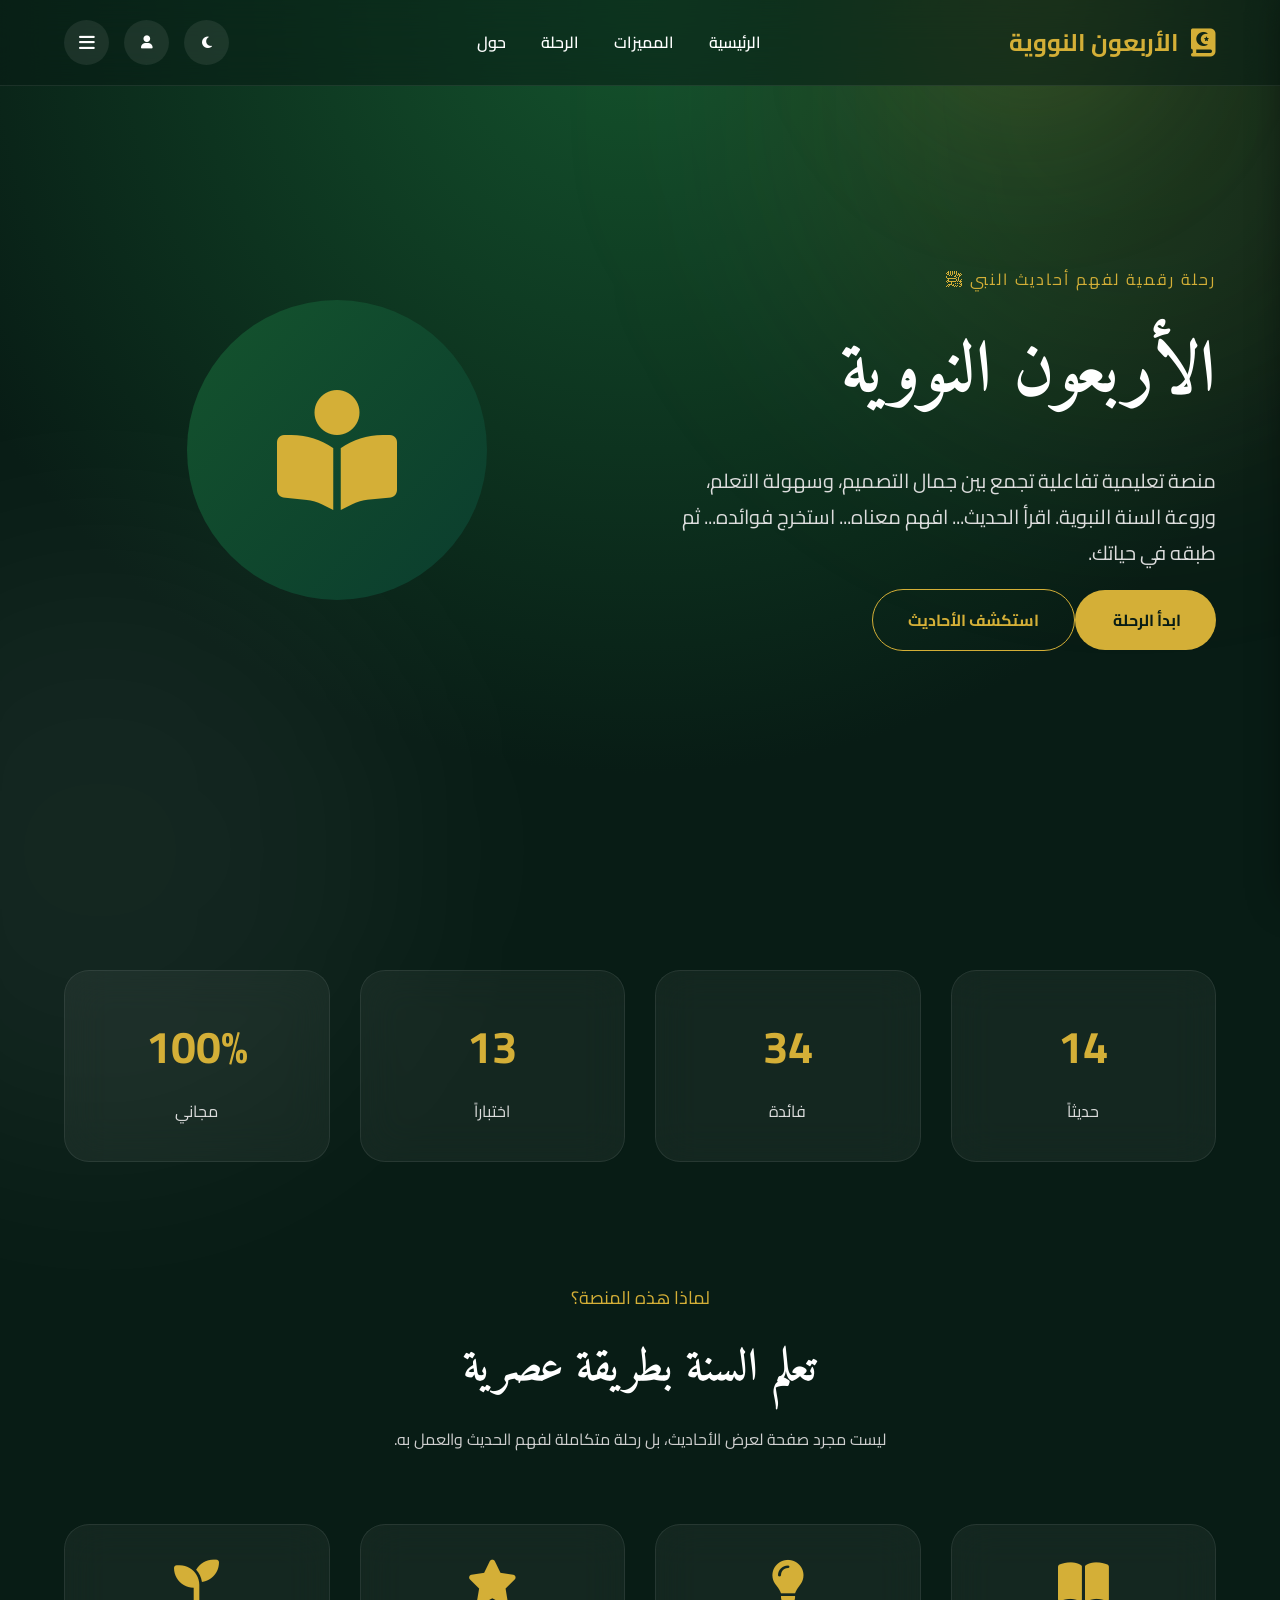
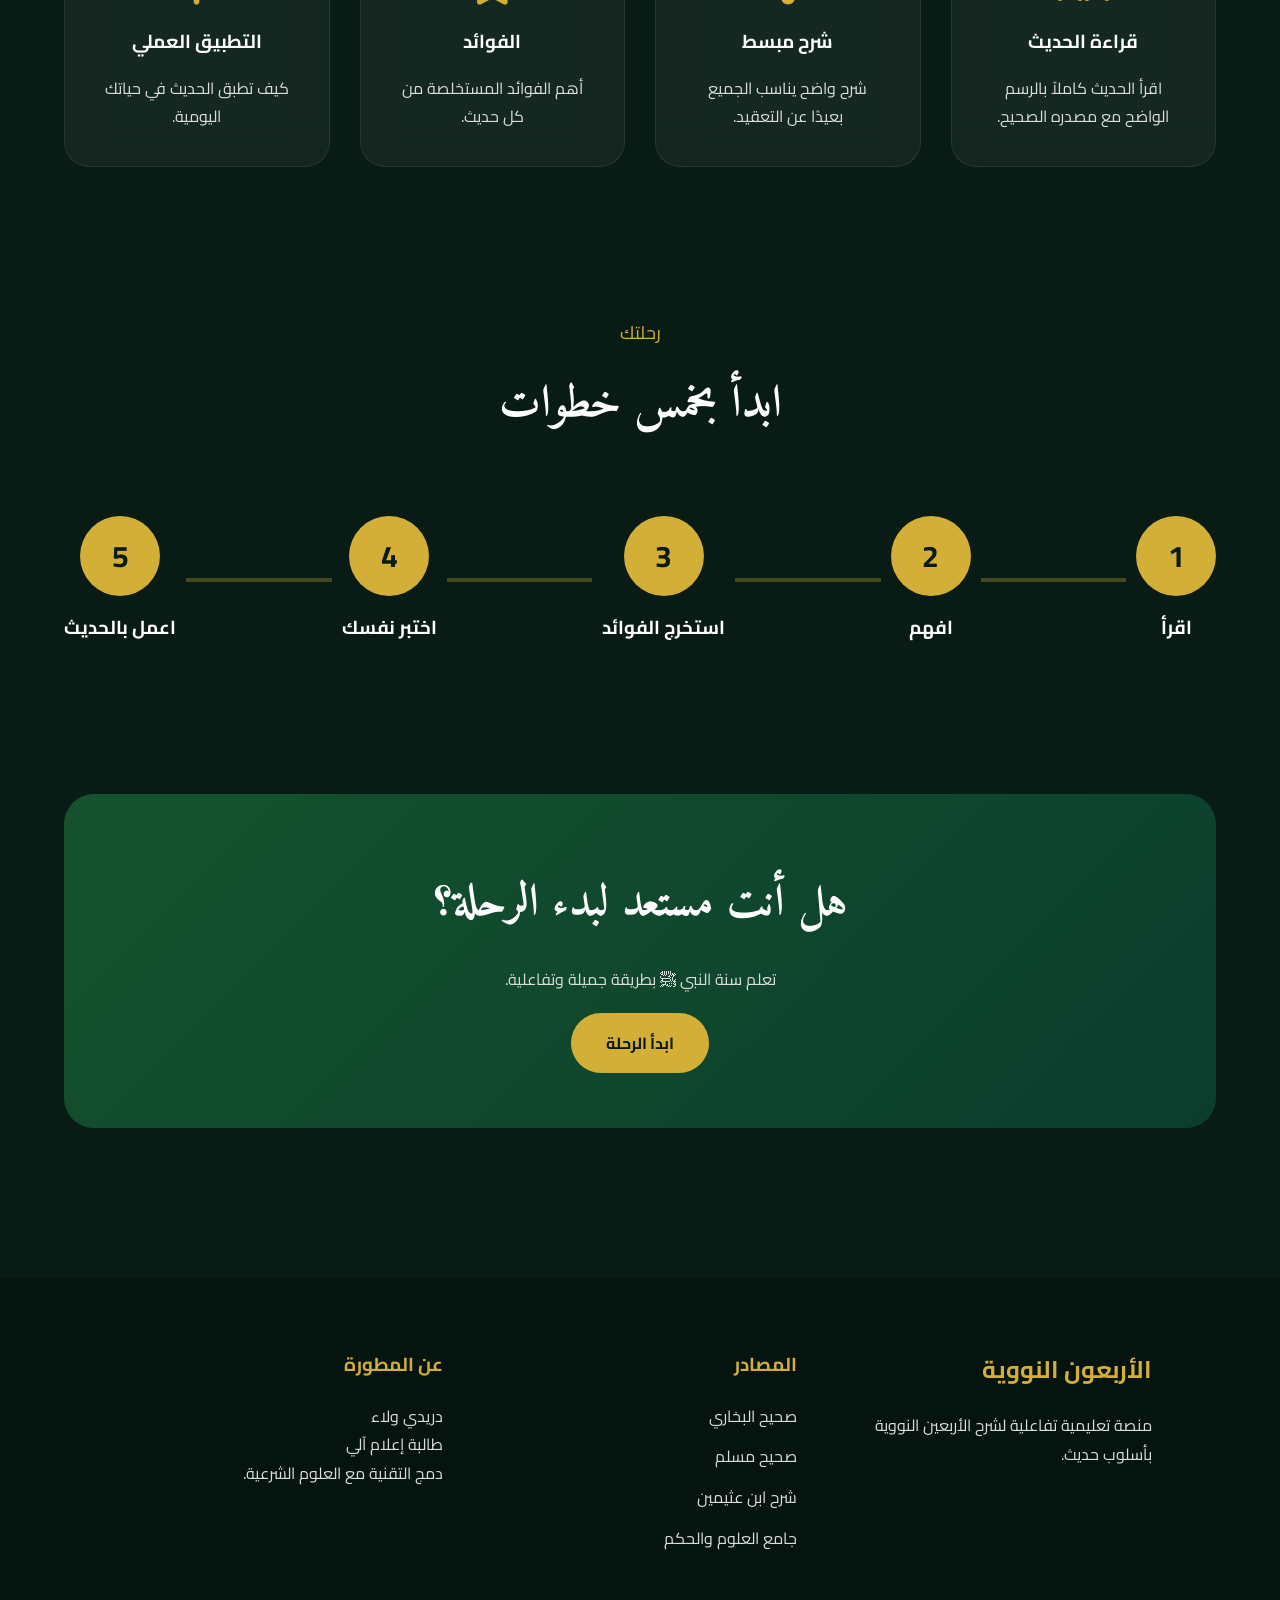
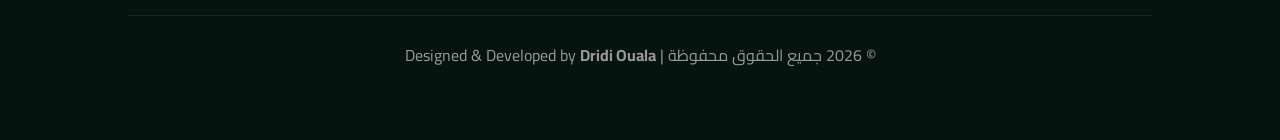
<file: index.html>
<!DOCTYPE html>
<html lang="ar" dir="rtl">

<head>
<meta charset="UTF-8">
<meta name="viewport" content="width=device-width, initial-scale=1.0">

<title>الأربعون النووية | رحلة تفاعلية لفهم السنة</title>

<link rel="stylesheet" href="stayle.css">

<link rel="preconnect" href="https://fonts.googleapis.com">
<link rel="preconnect" href="https://fonts.gstatic.com" crossorigin>

<link href="https://fonts.googleapis.com/css2?family=Cairo:wght@300;400;600;700;900&family=Amiri:wght@400;700&display=swap" rel="stylesheet">

<link rel="stylesheet"
href="https://cdnjs.cloudflare.com/ajax/libs/font-awesome/6.6.0/css/all.min.css">

</head>

<body>

<!-- ===================== -->
<!-- Background -->
<!-- ===================== -->

<div class="background-animation"></div>

<div class="mouse-light"></div>

<!-- ===================== -->
<!-- NAVBAR -->
<!-- ===================== -->

<header>

<nav class="navbar">

<div class="logo">

<i class="fa-solid fa-book-quran"></i>

<span>الأربعون النووية</span>

</div>

<ul class="nav-links" id="navLinks">

<li><a href="#" class="nav-link-item">الرئيسية</a></li>

<li><a href="#features" class="nav-link-item">المميزات</a></li>

<li><a href="#journey" class="nav-link-item">الرحلة</a></li>

<li><a href="#about" class="nav-link-item">حول</a></li>

</ul>

<div class="nav-icons">

<button id="themeBtn">

<i class="fa-solid fa-moon"></i>

</button>

<button id="profileBtn">

<i class="fa-solid fa-user"></i>

</button>

<!-- زر قائمة الهاتف (Hamburger) -->
<button id="menuToggleBtn" class="menu-toggle" aria-label="فتح القائمة" aria-expanded="false">

<i class="fa-solid fa-bars"></i>

</button>

</div>

</nav>

</header>

<!-- طبقة معتمة تظهر خلف قائمة الهاتف عند فتحها -->
<div class="nav-overlay" id="navOverlay"></div>

<!-- ===================== -->
<!-- HERO -->
<!-- ===================== -->

<section class="hero">

<div class="hero-content">

<p class="small-title">

رحلة رقمية لفهم أحاديث النبي ﷺ

</p>

<h1>

الأربعون النووية

</h1>

<p class="hero-text">

منصة تعليمية تفاعلية تجمع بين جمال التصميم،
وسهولة التعلم،
وروعة السنة النبوية.

اقرأ الحديث...

افهم معناه...

استخرج فوائده...

ثم طبقه في حياتك.

</p>
<a href="hadith_site.html" class="btn btn-primary">
    ابدأ الرحلة
</a>


<a href="#" class="btn btn-secondary">

استكشف الأحاديث

</a>

</div>

</div>

<div class="hero-image">

<div class="circle"></div>

<i class="fa-solid fa-book-open-reader hero-icon"></i>

</div>

</section>

<!-- ===================== -->
<!-- Floating Cards -->
<!-- ===================== -->

<section class="stats">

<div class="card">

<h2 class="counter" data-target="42">0</h2>

<p>حديثاً</p>

</div>

<div class="card">

<h2 class="counter" data-target="100">0</h2>

<p>فائدة</p>

</div>

<div class="card">

<h2 class="counter" data-target="40">0</h2>

<p>اختباراً</p>

</div>

<div class="card">

<h2>100%</h2>

<p>مجاني</p>

</div>

</section>

<!-- ===================== -->
<!-- Profile Drawer -->
<!-- ===================== -->

<!-- طبقة معتمة تظهر خلف نافذة البروفايل، النقر عليها يغلقها -->
<div class="drawer-overlay" id="drawerOverlay"></div>

<div class="profile-drawer" id="drawer">

    <!-- زر الرجوع/الإغلاق: يرجع المستخدم للصفحة الرئيسية -->
    <button class="drawer-close" id="drawerCloseBtn" aria-label="الرجوع للصفحة الرئيسية">

        <i class="fa-solid fa-arrow-right"></i>

    </button>

    <div class="drawer-header">

        <img src="mari.jpg" alt="Dridi Ouala">

        <h2>Dridi Ouala</h2>
        <h3>Computer Science Student
        <div class="developer-badge">
            <i class="fas fa-code"></i>
        </div>

    </div></h3>

    <div class="drawer-body">

        <!-- About Website -->

        <div class="drawer-section">

            <h3>
                <i class="fas fa-book-quran"></i>
                عن الموقع
            </h3>

       
            <p>

                منصة تعليمية تهدف إلى تسهيل دراسة الأربعين النووية
                بطريقة عصرية وتفاعلية، تجمع بين جمال التصميم وسهولة
                التعلم لتقريب السنة النبوية إلى الجميع.

            </p>

        </div>

        <hr>

        <!-- About Developer -->

        <div class="drawer-section">

            <h3>

                <i class="fas fa-laptop-code"></i>

                عن المطورة

            </h3>

           

            <p>

                طالبة إعلام آلي، أسعى إلى الجمع بين التقنية
                وخدمة العلوم الشرعية، وتقديم مشاريع رقمية
                نافعة للمجتمع تجمع بين الإبداع والقيمة.

            </p>

        </div>

        <!-- Motto -->

        <div class="quote-box">

            <h4>

                ✨ شعاري | My Motto

            </h4>

            <p class="motto">

                “Think. Code. Impact.”

            </p>

            <p class="motto-desc">

                Because ideas spark change,
                code brings them to life,
                and impact is the true purpose.

            </p>

        </div>

       

        <!-- Social -->

        <div class="socials">

            <a href="https://github.com/devoualadridi" title="GitHub">

                <i class="fab fa-github"></i>

            </a>
<a href="https://www.linkedin.com/in/dridi-ouala-091485391"
   title="LinkedIn">
    <i class="fab fa-linkedin"></i>
</a>
            <a href="dridiouala810@gmail.com" title="Email">

                <i class="fas fa-envelope"></i>

            </a>
             <a href="https://t.me/c/2484233172/1/3030" title="telegram">

                <i class="fab fa-telegram"></i>

            </a>

        </div>

    </div>

</div>
<!-- ===================== -->
<!-- WHY THIS PLATFORM -->
<!-- ===================== -->

<section class="why" id="features">

    <div class="section-title">

        <span>لماذا هذه المنصة؟</span>

        <h2>تعلم السنة بطريقة عصرية</h2>

        <p>
            ليست مجرد صفحة لعرض الأحاديث،
            بل رحلة متكاملة لفهم الحديث والعمل به.
        </p>

    </div>

    <div class="why-grid">

        <div class="why-card">

            <i class="fas fa-book-open"></i>

            <h3>قراءة الحديث</h3>

            <p>
                اقرأ الحديث كاملاً بالرسم الواضح
                مع مصدره الصحيح.
            </p>

        </div>

        <div class="why-card">

            <i class="fas fa-lightbulb"></i>

            <h3>شرح مبسط</h3>

            <p>

                شرح واضح يناسب الجميع
                بعيدًا عن التعقيد.

            </p>

        </div>

        <div class="why-card">

            <i class="fas fa-star"></i>

            <h3>الفوائد</h3>

            <p>

                أهم الفوائد المستخلصة
                من كل حديث.

            </p>

        </div>

        <div class="why-card">

            <i class="fas fa-seedling"></i>

            <h3>التطبيق العملي</h3>

            <p>

                كيف تطبق الحديث
                في حياتك اليومية.

            </p>

        </div>

    </div>

</section>

<!-- ===================== -->
<!-- TIMELINE -->
<!-- ===================== -->

<section class="journey" id="journey">

    <div class="section-title">

        <span>رحلتك</span>

        <h2>ابدأ بخمس خطوات</h2>

    </div>

    <div class="timeline">

        <div class="step">

            <div class="step-circle">

                1

            </div>

            <h3>

                اقرأ

            </h3>

        </div>

        <div class="line"></div>

        <div class="step">

            <div class="step-circle">

                2

            </div>

            <h3>

                افهم

            </h3>

        </div>

        <div class="line"></div>

        <div class="step">

            <div class="step-circle">

                3

            </div>

            <h3>

                استخرج الفوائد

            </h3>

        </div>

        <div class="line"></div>

        <div class="step">

            <div class="step-circle">

                4

            </div>

            <h3>

                اختبر نفسك

            </h3>

        </div>

        <div class="line"></div>

        <div class="step">

            <div class="step-circle">

                5

            </div>

            <h3>

                اعمل بالحديث

            </h3>

        </div>

    </div>

</section>

<!-- ===================== -->
<!-- CTA -->
<!-- ===================== -->

<section class="cta">

    <div class="cta-box">

        <h2>

            هل أنت مستعد لبدء الرحلة؟

        </h2>

        <p>

            تعلم سنة النبي ﷺ
            بطريقة جميلة وتفاعلية.

        </p>
        



<a href="hadith_site.html" class="btn btn-primary">

ابدأ الرحلة

</a>

    </div>

</section>

<!-- ===================== -->
<!-- FOOTER -->
<!-- ===================== -->

<footer id="about">

<div class="footer-container">

<div>

<h2>

الأربعون النووية

</h2>

<p>

منصة تعليمية تفاعلية
لشرح الأربعين النووية
بأسلوب حديث.

</p>

</div>

<div>

<h3>

المصادر

</h3>

<ul>

<li>صحيح البخاري</li>

<li>صحيح مسلم</li>

<li>شرح ابن عثيمين</li>

<li>جامع العلوم والحكم</li>

</ul>

</div>

<div>

<h3>

عن المطورة

</h3>

<p>

دريدي ولاء

</p>

<p>

طالبة إعلام آلي

</p>

<p>

دمج التقنية مع العلوم الشرعية.

</p>

</div>

</div>

<div class="copyright">

© 2026 جميع الحقوق محفوظة |
Designed & Developed by
<strong>Dridi Ouala</strong>

</div>

</footer>

<script src="script.js"></script>

<!-- ===================== -->
<!-- Mobile menu + Drawer close logic -->
<!-- (منطق قائمة الهاتف وزر الرجوع من البروفايل) -->
<!-- ===================== -->
<script>
document.addEventListener('DOMContentLoaded', function () {

  const menuToggleBtn = document.getElementById('menuToggleBtn');
  const navLinks       = document.getElementById('navLinks');
  const navOverlay     = document.getElementById('navOverlay');
  const navLinkItems   = document.querySelectorAll('.nav-link-item');

  function openMenu() {
    navLinks.classList.add('active');
    navOverlay.classList.add('active');
    menuToggleBtn.setAttribute('aria-expanded', 'true');
    menuToggleBtn.innerHTML = '<i class="fa-solid fa-xmark"></i>';
  }

  function closeMenu() {
    navLinks.classList.remove('active');
    navOverlay.classList.remove('active');
    menuToggleBtn.setAttribute('aria-expanded', 'false');
    menuToggleBtn.innerHTML = '<i class="fa-solid fa-bars"></i>';
  }

  if (menuToggleBtn) {
    menuToggleBtn.addEventListener('click', function () {
      if (navLinks.classList.contains('active')) {
        closeMenu();
      } else {
        openMenu();
      }
    });
  }

  // إغلاق القائمة عند الضغط على الطبقة المعتمة
  if (navOverlay) {
    navOverlay.addEventListener('click', closeMenu);
  }

  // إغلاق القائمة تلقائياً عند اختيار رابط
  navLinkItems.forEach(function (link) {
    link.addEventListener('click', closeMenu);
  });

  // ===== Profile Drawer =====
  const profileBtn    = document.getElementById('profileBtn');
  const drawer         = document.getElementById('drawer');
  const drawerOverlay  = document.getElementById('drawerOverlay');
  const drawerCloseBtn = document.getElementById('drawerCloseBtn');

  function openDrawer() {
    drawer.classList.add('active');
    drawerOverlay.classList.add('active');
    document.body.style.overflow = 'hidden';
  }

  function closeDrawer() {
    drawer.classList.remove('active');
    drawerOverlay.classList.remove('active');
    document.body.style.overflow = '';
  }

  if (profileBtn) {
    profileBtn.addEventListener('click', openDrawer);
  }

  // زر "رجوع" داخل البروفايل يرجع للصفحة الرئيسية
  if (drawerCloseBtn) {
    drawerCloseBtn.addEventListener('click', closeDrawer);
  }

  // الضغط خارج البروفايل يغلقه أيضاً
  if (drawerOverlay) {
    drawerOverlay.addEventListener('click', closeDrawer);
  }

});
</script>

</body>

</html>
</file>
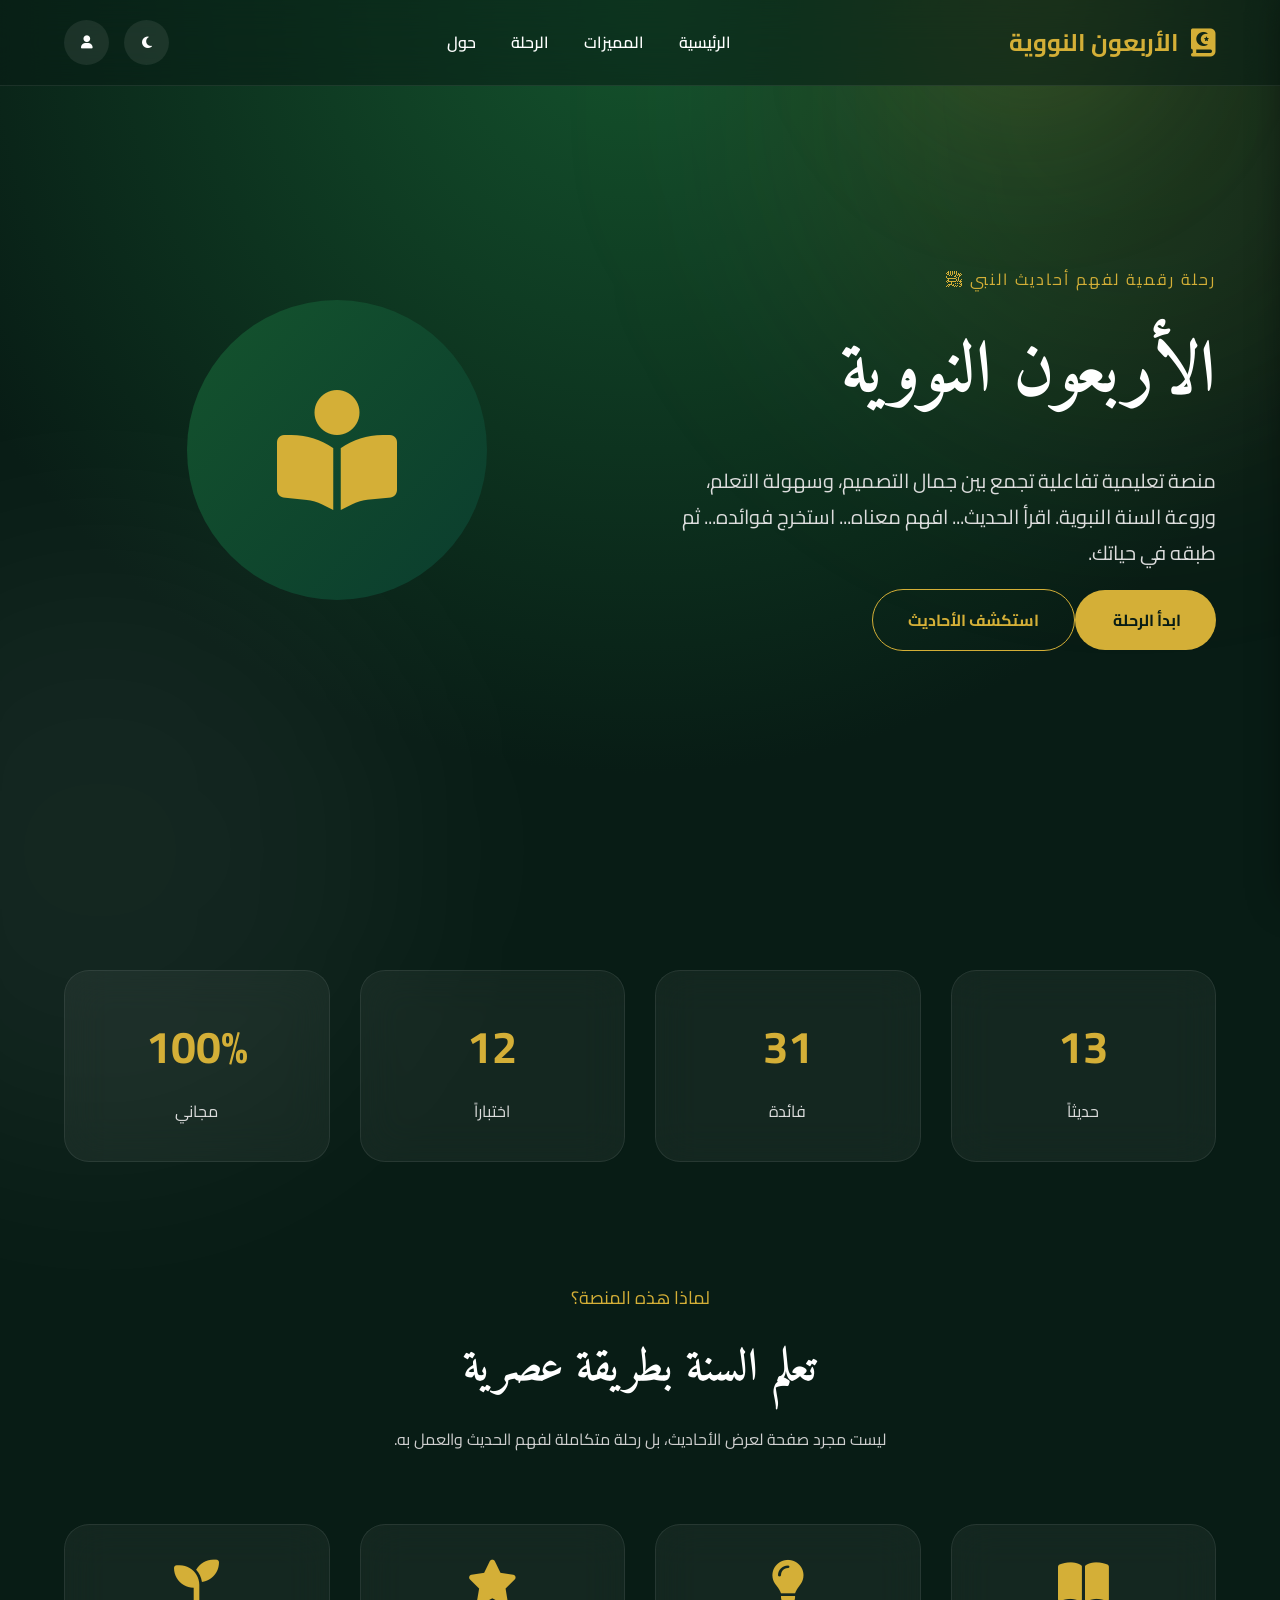
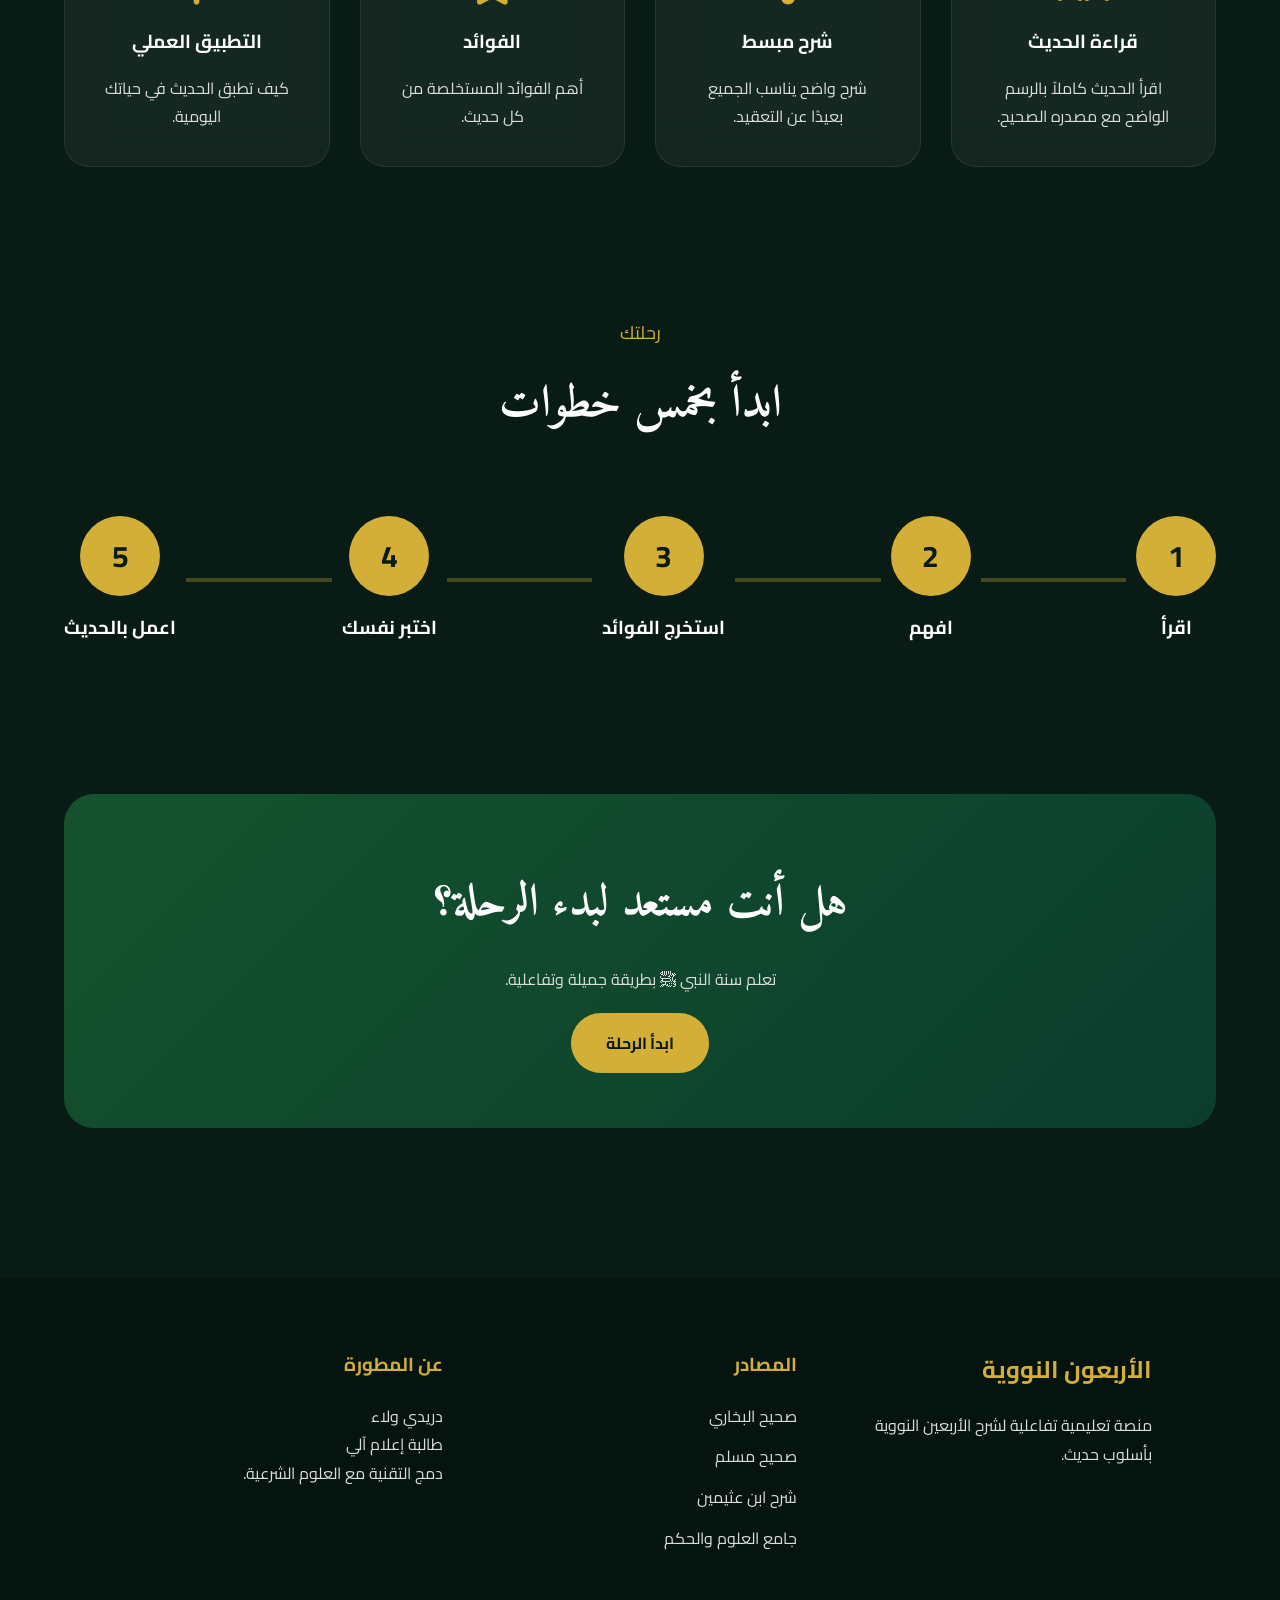
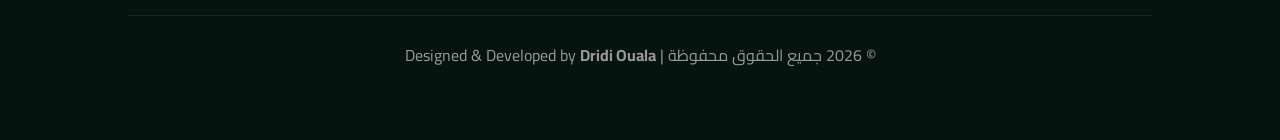
<file: dddd.html>
<!DOCTYPE html>
<html lang="ar" dir="rtl">

<head>

<meta charset="UTF-8">
<meta name="viewport" content="width=device-width, initial-scale=1.0">

<title>الأربعون النووية | رحلة تفاعلية لفهم السنة</title>

<link rel="stylesheet" href="stayle.css">

<link rel="preconnect" href="https://fonts.googleapis.com">
<link rel="preconnect" href="https://fonts.gstatic.com" crossorigin>

<link href="https://fonts.googleapis.com/css2?family=Cairo:wght@300;400;600;700;900&family=Amiri:wght@400;700&display=swap" rel="stylesheet">

<link rel="stylesheet"
href="https://cdnjs.cloudflare.com/ajax/libs/font-awesome/6.6.0/css/all.min.css">

</head>

<body>

<!-- ===================== -->
<!-- Background -->
<!-- ===================== -->

<div class="background-animation"></div>

<div class="mouse-light"></div>

<!-- ===================== -->
<!-- NAVBAR -->
<!-- ===================== -->

<header>

<nav class="navbar">

<div class="logo">

<i class="fa-solid fa-book-quran"></i>

<span>الأربعون النووية</span>

</div>

<ul class="nav-links">

<li><a href="#">الرئيسية</a></li>

<li><a href="#features">المميزات</a></li>

<li><a href="#journey">الرحلة</a></li>

<li><a href="#about">حول</a></li>

</ul>

<div class="nav-icons">

<button id="themeBtn">

<i class="fa-solid fa-moon"></i>

</button>

<button id="profileBtn">

<i class="fa-solid fa-user"></i>

</button>

</div>

</nav>

</header>

<!-- ===================== -->
<!-- HERO -->
<!-- ===================== -->

<section class="hero">

<div class="hero-content">

<p class="small-title">

رحلة رقمية لفهم أحاديث النبي ﷺ

</p>

<h1>

الأربعون النووية

</h1>

<p class="hero-text">

منصة تعليمية تفاعلية تجمع بين جمال التصميم،
وسهولة التعلم،
وروعة السنة النبوية.

اقرأ الحديث...

افهم معناه...

استخرج فوائده...

ثم طبقه في حياتك.

</p>
<a href="hadith_site.html" class="btn btn-primary">
    ابدأ الرحلة
</a>


<a href="#" class="btn btn-secondary">

استكشف الأحاديث

</a>

</div>

</div>

<div class="hero-image">

<div class="circle"></div>

<i class="fa-solid fa-book-open-reader hero-icon"></i>

</div>

</section>

<!-- ===================== -->
<!-- Floating Cards -->
<!-- ===================== -->

<section class="stats">

<div class="card">

<h2 class="counter" data-target="42">0</h2>

<p>حديثاً</p>

</div>

<div class="card">

<h2 class="counter" data-target="100">0</h2>

<p>فائدة</p>

</div>

<div class="card">

<h2 class="counter" data-target="40">0</h2>

<p>اختباراً</p>

</div>

<div class="card">

<h2>100%</h2>

<p>مجاني</p>

</div>

</section>

<!-- ===================== -->
<!-- Profile Drawer -->
<!-- ===================== -->
<div class="profile-drawer" id="drawer">

    <div class="drawer-header">

        <img src="mari.jpg" alt="Dridi Ouala">

        <h2>Dridi Ouala</h2>
        <h3>Computer Science Student
        <div class="developer-badge">
            <i class="fas fa-code"></i>
        </div>

    </div></h3>

    <div class="drawer-body">

        <!-- About Website -->

        <div class="drawer-section">

            <h3>
                <i class="fas fa-book-quran"></i>
                عن الموقع
            </h3>

       
            <p>

                منصة تعليمية تهدف إلى تسهيل دراسة الأربعين النووية
                بطريقة عصرية وتفاعلية، تجمع بين جمال التصميم وسهولة
                التعلم لتقريب السنة النبوية إلى الجميع.

            </p>

        </div>

        <hr>

        <!-- About Developer -->

        <div class="drawer-section">

            <h3>

                <i class="fas fa-laptop-code"></i>

                عن المطورة

            </h3>

           

            <p>

                طالبة إعلام آلي، أسعى إلى الجمع بين التقنية
                وخدمة العلوم الشرعية، وتقديم مشاريع رقمية
                نافعة للمجتمع تجمع بين الإبداع والقيمة.

            </p>

        </div>

        <!-- Motto -->

        <div class="quote-box">

            <h4>

                ✨ شعاري | My Motto

            </h4>

            <p class="motto">

                “Think. Code. Impact.”

            </p>

            <p class="motto-desc">

                Because ideas spark change,
                code brings them to life,
                and impact is the true purpose.

            </p>

        </div>

       

        <!-- Social -->

        <div class="socials">

            <a href="https://github.com/devoualadridi" title="GitHub">

                <i class="fab fa-github"></i>

            </a>

            <a href="#" title="LinkedIn">

                <i class="fab fa-linkedin"></i>

            </a>

            <a href="dridiouala810@gmail.com" title="Email">

                <i class="fas fa-envelope"></i>

            </a>
             <a href="https://t.me/c/2484233172/1/3030" title="telegram">

                <i class="fab fa-telegram"></i>

            </a>

        </div>

    </div>

</div>
<!-- ===================== -->
<!-- WHY THIS PLATFORM -->
<!-- ===================== -->

<section class="why" id="features">

    <div class="section-title">

        <span>لماذا هذه المنصة؟</span>

        <h2>تعلم السنة بطريقة عصرية</h2>

        <p>
            ليست مجرد صفحة لعرض الأحاديث،
            بل رحلة متكاملة لفهم الحديث والعمل به.
        </p>

    </div>

    <div class="why-grid">

        <div class="why-card">

            <i class="fas fa-book-open"></i>

            <h3>قراءة الحديث</h3>

            <p>
                اقرأ الحديث كاملاً بالرسم الواضح
                مع مصدره الصحيح.
            </p>

        </div>

        <div class="why-card">

            <i class="fas fa-lightbulb"></i>

            <h3>شرح مبسط</h3>

            <p>

                شرح واضح يناسب الجميع
                بعيدًا عن التعقيد.

            </p>

        </div>

        <div class="why-card">

            <i class="fas fa-star"></i>

            <h3>الفوائد</h3>

            <p>

                أهم الفوائد المستخلصة
                من كل حديث.

            </p>

        </div>

        <div class="why-card">

            <i class="fas fa-seedling"></i>

            <h3>التطبيق العملي</h3>

            <p>

                كيف تطبق الحديث
                في حياتك اليومية.

            </p>

        </div>

    </div>

</section>

<!-- ===================== -->
<!-- TIMELINE -->
<!-- ===================== -->

<section class="journey" id="journey">

    <div class="section-title">

        <span>رحلتك</span>

        <h2>ابدأ بخمس خطوات</h2>

    </div>

    <div class="timeline">

        <div class="step">

            <div class="step-circle">

                1

            </div>

            <h3>

                اقرأ

            </h3>

        </div>

        <div class="line"></div>

        <div class="step">

            <div class="step-circle">

                2

            </div>

            <h3>

                افهم

            </h3>

        </div>

        <div class="line"></div>

        <div class="step">

            <div class="step-circle">

                3

            </div>

            <h3>

                استخرج الفوائد

            </h3>

        </div>

        <div class="line"></div>

        <div class="step">

            <div class="step-circle">

                4

            </div>

            <h3>

                اختبر نفسك

            </h3>

        </div>

        <div class="line"></div>

        <div class="step">

            <div class="step-circle">

                5

            </div>

            <h3>

                اعمل بالحديث

            </h3>

        </div>

    </div>

</section>

<!-- ===================== -->
<!-- CTA -->
<!-- ===================== -->

<section class="cta">

    <div class="cta-box">

        <h2>

            هل أنت مستعد لبدء الرحلة؟

        </h2>

        <p>

            تعلم سنة النبي ﷺ
            بطريقة جميلة وتفاعلية.

        </p>
        



<a href="hadith_site.html" class="btn btn-primary">

ابدأ الرحلة

</a>

    </div>

</section>

<!-- ===================== -->
<!-- FOOTER -->
<!-- ===================== -->

<footer id="about">

<div class="footer-container">

<div>

<h2>

الأربعون النووية

</h2>

<p>

منصة تعليمية تفاعلية
لشرح الأربعين النووية
بأسلوب حديث.

</p>

</div>

<div>

<h3>

المصادر

</h3>

<ul>

<li>صحيح البخاري</li>

<li>صحيح مسلم</li>

<li>شرح ابن عثيمين</li>

<li>جامع العلوم والحكم</li>

</ul>

</div>

<div>

<h3>

عن المطورة

</h3>

<p>

دريدي ولاء

</p>

<p>

طالبة إعلام آلي

</p>

<p>

دمج التقنية مع العلوم الشرعية.

</p>

</div>

</div>

<div class="copyright">

© 2026 جميع الحقوق محفوظة |
Designed & Developed by
<strong>Dridi Ouala</strong>

</div>

</footer>

<script src="script.js"></script>

</body>

</html>
</file>
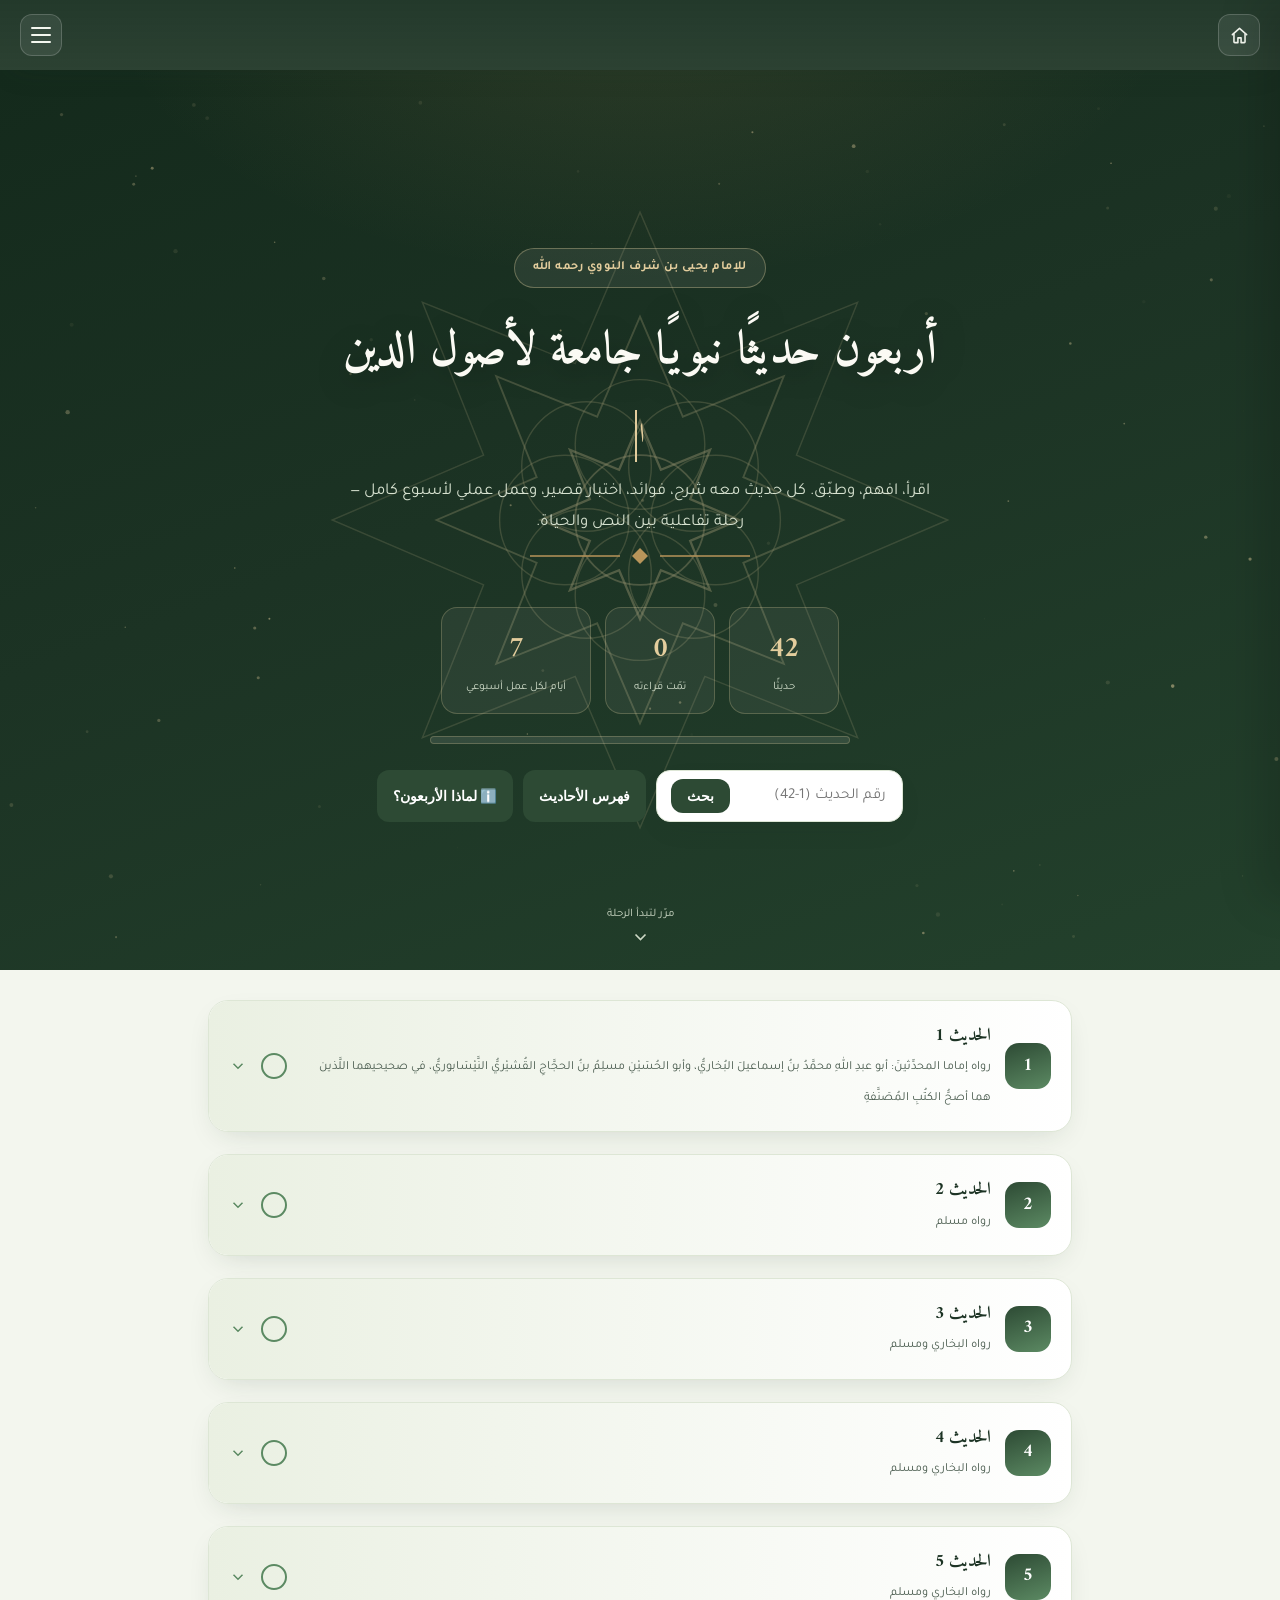
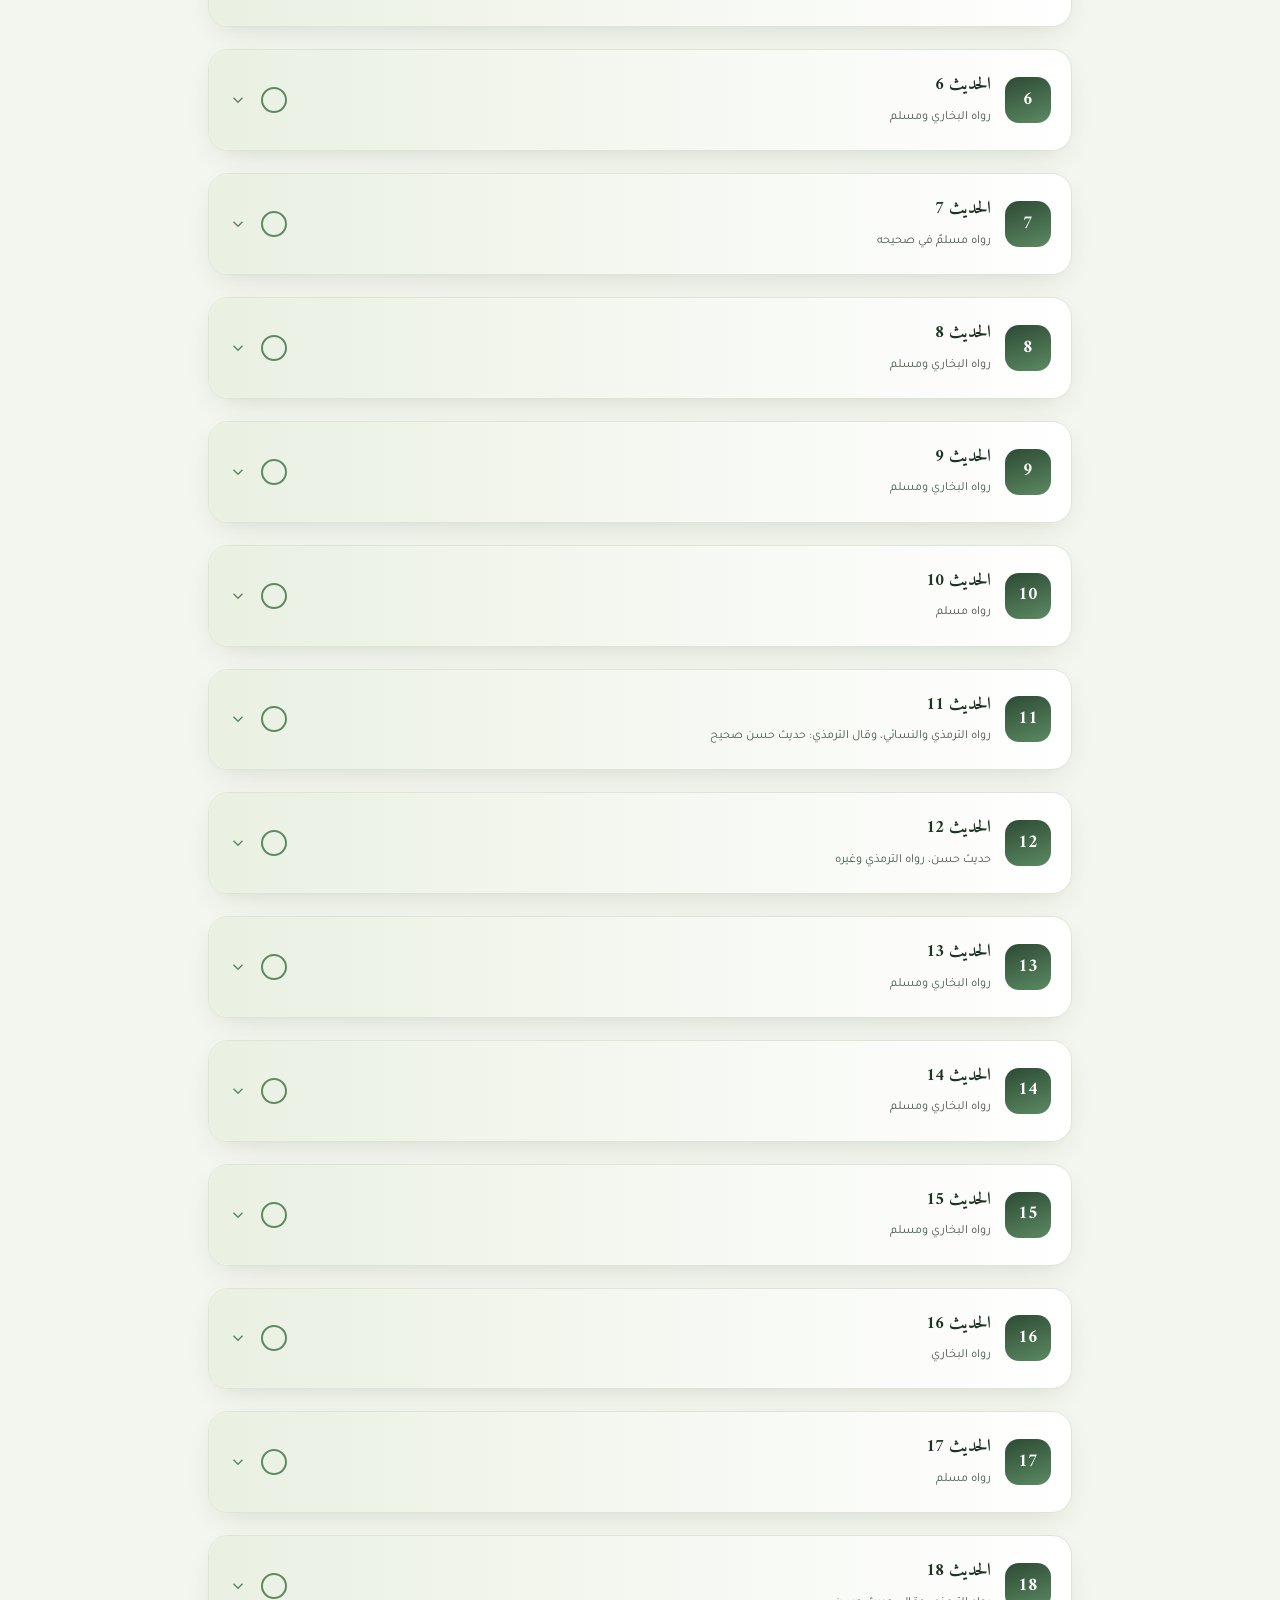
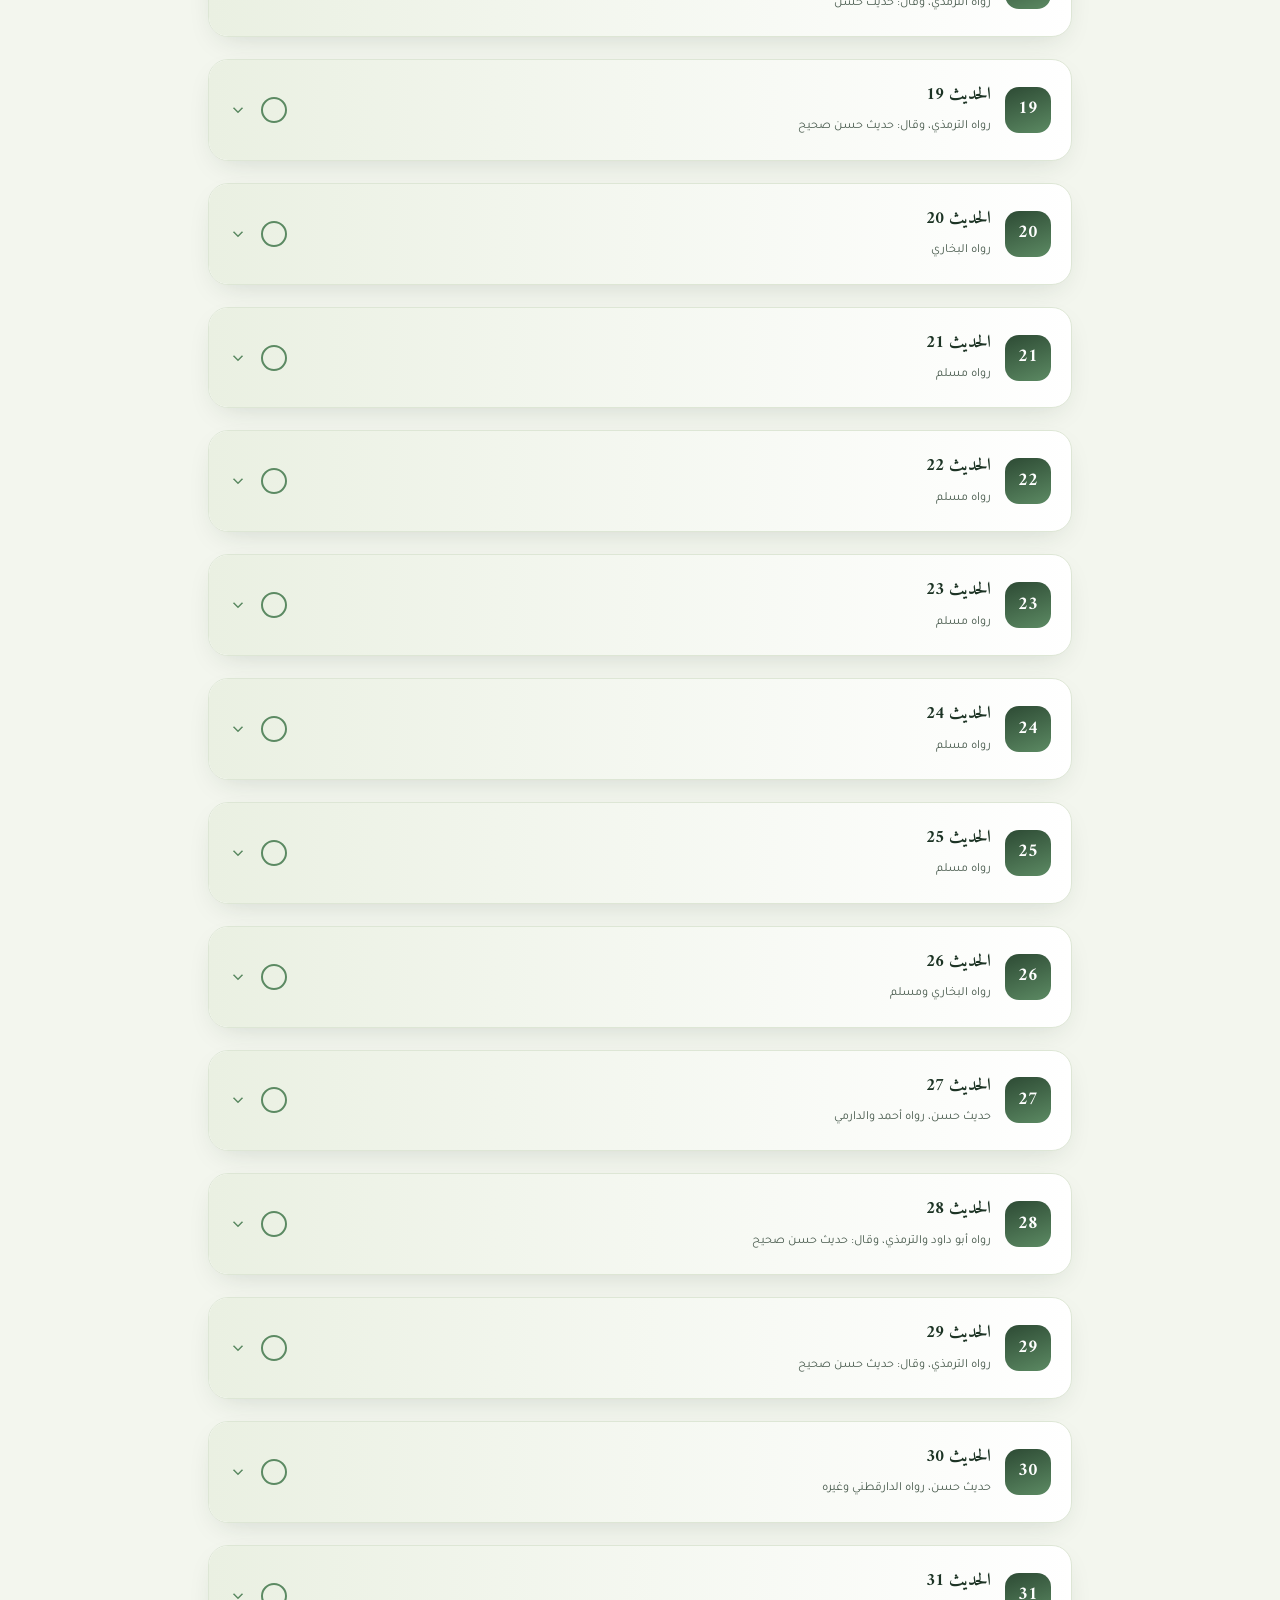
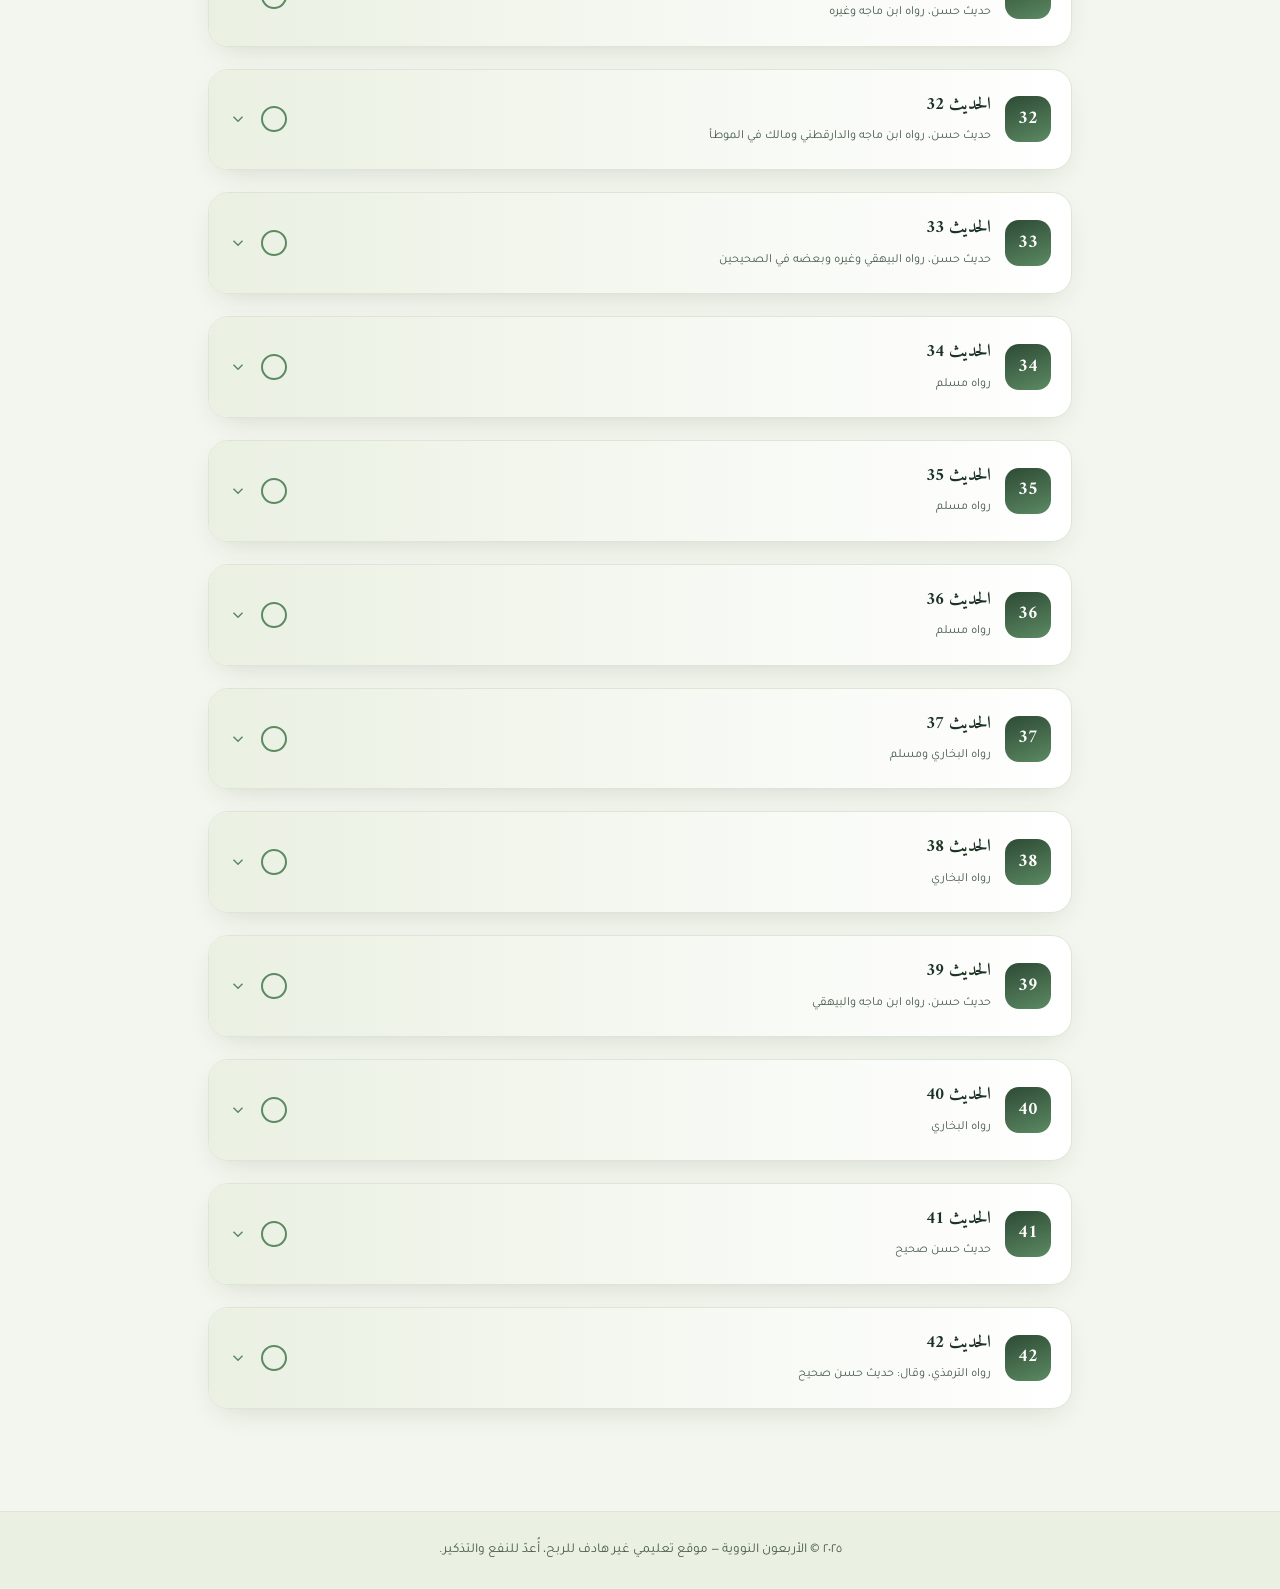
<file: hadith_site.html>
<!DOCTYPE html>
<html lang="ar" dir="rtl">
<head>
<meta charset="UTF-8">
<meta name="viewport" content="width=device-width, initial-scale=1.0">
<title>الأربعون النووية | موسوعة تفاعلية</title>
<link rel="preconnect" href="https://fonts.googleapis.com">
<link href="https://fonts.googleapis.com/css2?family=Amiri:wght@400;700&family=Tajawal:wght@300;400;500;700;900&display=swap" rel="stylesheet">
<style>
  :root{
    --deep:#1c3324;
    --forest:#2d4a34;
    --sage:#5c8a63;
    --sage-light:#8fb597;
    --gold:#b8955a;
    --gold-soft:#e3cd9d;
    --paper:#f3f6ee;
    --paper-2:#eaf0e2;
    --card:#ffffff;
    --ink:#1a2b1f;
    --ink-soft:#4a5c4f;
    --line:#dde6d5;
    --shadow: 0 10px 30px -12px rgba(28,51,36,0.18);
  }
  *{box-sizing:border-box;}
  html{scroll-behavior:smooth;}
  body{
    margin:0;
    background:
      radial-gradient(1200px 600px at 100% -10%, #eef3e5 0%, transparent 60%),
      radial-gradient(1000px 500px at -10% 10%, #eaf1e1 0%, transparent 55%),
      var(--paper);
    color:var(--ink);
    font-family:'Tajawal', sans-serif;
    line-height:1.9;
  }
  h1,h2,h3, .arabic-display{font-family:'Amiri', serif;}

  .motif-divider{
    height:34px; display:flex; align-items:center; justify-content:center;
    overflow:hidden; margin:0 auto;
  }
  .motif-divider svg{ width:220px; height:24px; }
  .motif-divider path{ fill:none; stroke:var(--gold); stroke-width:1.4; }
  .motif-divider .diamond{ fill:var(--gold); }

  @keyframes floatSlow{
    0%,100%{ transform:translateY(0px) rotate(0deg); }
    50%{ transform:translateY(-10px) rotate(6deg); }
  }
  @keyframes shimmer{ 0%{background-position:-200% 0;} 100%{background-position:200% 0;} }
  @keyframes fadeUp{ from{opacity:0; transform:translateY(18px);} to{opacity:1; transform:translateY(0);} }
  .reveal{ opacity:0; }
  .reveal.in{ animation:fadeUp .7s ease forwards; }

  header{
    position:sticky; top:0; z-index:50;
    background:linear-gradient(180deg, rgba(28,51,36,0.97), rgba(28,51,36,0.93));
    backdrop-filter:blur(6px); color:#f4f7ef; padding:14px 20px;
    display:flex; align-items:center; justify-content:space-between; box-shadow:var(--shadow);
  }
  header .brand{ display:flex; align-items:center; gap:10px; }
  .menu-btn{
    width:42px; height:42px; border-radius:12px;
    background:rgba(255,255,255,0.08); border:1px solid rgba(255,255,255,0.18);
    display:flex; flex-direction:column; align-items:center; justify-content:center; gap:5px; cursor:pointer;
  }
  .menu-btn span{ width:20px; height:2px; background:#f4f7ef; border-radius:2px; transition:.25s; }
  .menu-btn:hover span{ background:var(--gold-soft); }

  .home-btn{
    width:42px; height:42px; border-radius:12px;
    background:rgba(255,255,255,0.08); border:1px solid rgba(255,255,255,0.18);
    display:flex; align-items:center; justify-content:center; cursor:pointer;
    color:#f4f7ef; text-decoration:none; transition:.2s; flex-shrink:0;
  }
  .home-btn:hover{ background:rgba(255,255,255,0.16); color:var(--gold-soft); }

  .hero{
    position:relative; min-height:100svh; padding:110px 20px 70px; text-align:center; overflow:hidden;
    display:flex; flex-direction:column; align-items:center; justify-content:center;
    background:
      radial-gradient(900px 500px at 50% -10%, rgba(184,149,90,0.14), transparent 60%),
      linear-gradient(160deg, #142a1c 0%, #1c3324 45%, #23412c 100%);
    color:#eef3e8;
  }
  #heroCanvas{ position:absolute; inset:0; width:100%; height:100%; display:block; z-index:1; pointer-events:none; }
  .mandala-wrap{
    position:absolute; top:50%; left:50%; width:min(720px,140vw); height:min(720px,140vw);
    transform:translate(-50%,-50%); z-index:1; pointer-events:none; opacity:.55; will-change:transform;
    transition:transform .35s ease;
  }
  .mandala-wrap svg{ width:100%; height:100%; }
  .mandala-wrap path, .mandala-wrap circle{ stroke:var(--gold-soft); }

  .hero-inner{ position:relative; z-index:3; max-width:720px; animation:heroEnter 1s .1s ease both; }
  @keyframes heroEnter{ from{opacity:0; transform:translateY(26px);} to{opacity:1; transform:translateY(0);} }
  .mandala-spin{ width:100%; height:100%; animation:spinSlow 130s linear infinite; }
  @keyframes spinSlow{ to{ transform:rotate(360deg); } }
  @media (prefers-reduced-motion: reduce){
    .mandala-spin{ animation:none; }
    .hero-inner{ animation:none; opacity:1; }
  }

  .hero .eyebrow{
    display:inline-block; padding:7px 18px; border-radius:999px;
    background:rgba(255,255,255,0.07); border:1px solid rgba(227,205,157,0.35);
    backdrop-filter:blur(4px); color:var(--gold-soft); font-size:.78rem; font-weight:700;
    letter-spacing:.5px; margin-bottom:20px;
  }
  .hero h2{ font-size:clamp(1.8rem, 5.5vw, 2.9rem); color:#fbfaf4; margin:0 0 14px; text-shadow:0 6px 30px rgba(0,0,0,0.35); }
  .typewriter-line{ font-family:'Amiri',serif; font-size:clamp(1.2rem,4vw,1.7rem); color:var(--gold-soft); min-height:1.6em; margin-bottom:14px; }
  .typewriter-line .cursor{ display:inline-block; width:2px; margin-inline-start:2px; background:var(--gold-soft); animation:blink 1s step-end infinite; }
  @keyframes blink{ 50%{ opacity:0; } }
  .hero p.lead{ max-width:600px; margin:0 auto; color:#d7e2d0; font-size:clamp(.92rem,2.4vw,1.05rem); }

  .stats-row{ display:flex; gap:14px; justify-content:center; flex-wrap:wrap; margin-top:34px; }
  .stat-chip{
    background:rgba(255,255,255,0.06); border:1px solid rgba(227,205,157,0.25); backdrop-filter:blur(6px);
    border-radius:16px; padding:14px 24px; min-width:110px; text-align:center; transition:transform .25s ease;
  }
  .stat-chip:hover{ transform:translateY(-4px); }
  .stat-chip .num{ font-family:'Amiri',serif; font-size:1.8rem; color:var(--gold-soft); font-weight:700; }
  .stat-chip .label{ font-size:.72rem; color:#cdd9c6; }

  #progressBar{
    max-width:420px; width:100%; margin:22px auto 0; height:8px; border-radius:99px;
    background:rgba(255,255,255,0.1); overflow:hidden; border:1px solid rgba(227,205,157,0.25);
  }
  #progressBar > div{
    height:100%; width:0%; background:linear-gradient(90deg, var(--sage-light), var(--gold));
    background-size:200% 100%; animation:shimmer 3s linear infinite; transition:width .5s ease;
  }

  .scroll-cue{
    position:absolute; bottom:22px; left:50%; transform:translateX(-50%); z-index:3;
    display:flex; flex-direction:column; align-items:center; gap:6px;
    color:#cdd9c6; font-size:.72rem; cursor:pointer; background:none; border:none; font-family:'Tajawal',sans-serif;
  }
  .scroll-cue svg{ animation:bounceDown 1.8s ease-in-out infinite; }
  @keyframes bounceDown{ 0%,100%{transform:translateY(0); opacity:.6;} 50%{transform:translateY(8px); opacity:1;} }
  @media (prefers-reduced-motion: reduce){
    .scroll-cue svg{ animation:none; }
    #progressBar > div{ animation:none; }
  }

  .toolbar{ max-width:900px; margin:0 auto; padding:0 20px 10px; display:flex; gap:10px; justify-content:center; flex-wrap:wrap; }
  .search-box{ display:flex; align-items:center; gap:8px; background:var(--card); border:1px solid var(--line); border-radius:14px; padding:8px 14px; box-shadow:var(--shadow); }
  .search-box input{ border:none; outline:none; background:transparent; width:150px; font-family:'Tajawal',sans-serif; font-size:.95rem; color:var(--ink); }
  .search-box button, .filter-btn{ border:none; cursor:pointer; border-radius:12px; padding:9px 16px; background:var(--forest); color:#fff; font-weight:700; font-size:.85rem; transition:.2s; }
  .search-box button:hover, .filter-btn:hover{ background:var(--deep); }

  .index-panel{
    position:fixed; inset:0 0 0 auto; width:min(340px, 88vw); height:100%;
    background:var(--card); z-index:80; box-shadow:-20px 0 40px rgba(0,0,0,0.15);
    transform:translateX(100%); transition:transform .35s ease; overflow-y:auto; padding:20px; border-left:1px solid var(--line);
  }
  .index-panel.open{ transform:translateX(0); }
  .index-panel h3{ color:var(--forest); margin-top:0; }
  .index-head{ display:flex; align-items:center; justify-content:space-between; gap:10px; margin-bottom:4px; }
  .index-head h3{ margin:0; }
  .index-close{
    width:38px; height:38px; border-radius:10px; flex-shrink:0;
    background:var(--paper-2); border:1px solid var(--line); color:var(--forest);
    display:flex; align-items:center; justify-content:center; cursor:pointer; transition:.2s;
  }
  .index-close:hover{ background:var(--sage); color:#fff; }
  .index-back{
    display:flex; align-items:center; justify-content:center; gap:8px;
    width:100%; margin-top:18px; padding:12px; border-radius:12px;
    background:var(--forest); color:#fff; border:none; font-weight:700; font-size:.9rem;
    cursor:pointer; font-family:'Tajawal',sans-serif; transition:.2s;
  }
  .index-back:hover{ background:var(--deep); }
  .index-grid{ display:grid; grid-template-columns:repeat(4,1fr); gap:8px; margin-top:14px; }
  .index-grid a{
    background:var(--paper-2); color:var(--forest); text-align:center; border-radius:10px; padding:10px 4px;
    font-weight:700; font-size:.85rem; text-decoration:none; border:1px solid var(--line); transition:.2s;
  }
  .index-grid a:hover{ background:var(--sage); color:#fff; }
  .index-grid a.done{ background:var(--gold-soft); border-color:var(--gold); }
  .overlay{ position:fixed; inset:0; background:rgba(20,30,22,0.35); z-index:70; opacity:0; pointer-events:none; transition:opacity .3s ease; }
  .overlay.show{ opacity:1; pointer-events:auto; }

  main{ max-width:900px; margin:0 auto; padding:30px 18px 80px; }

  .hadith-card{
    background:var(--card); border:1px solid var(--line); border-radius:20px; margin-bottom:22px;
    overflow:hidden; box-shadow:var(--shadow); transition:transform .25s ease, box-shadow .25s ease;
  }
  .hadith-card:hover{ transform:translateY(-3px); }

  .card-head{ display:flex; align-items:center; gap:14px; padding:18px 20px; cursor:pointer; user-select:none; background:linear-gradient(90deg, var(--paper-2), transparent); }
  .card-head .badge{
    min-width:46px; height:46px; border-radius:14px; background:linear-gradient(160deg, var(--forest), var(--sage));
    color:#fff; display:flex; align-items:center; justify-content:center; font-family:'Amiri',serif; font-weight:700; font-size:1.15rem; flex-shrink:0;
  }
  .card-head .title{ flex:1; min-width:0; }
  .card-head .title h3{ margin:0; font-size:1.1rem; color:var(--deep); }
  .card-head .title span{ font-size:.78rem; color:var(--ink-soft); }
  .card-head .mark{
    width:26px; height:26px; border-radius:50%; border:2px solid var(--sage);
    display:flex; align-items:center; justify-content:center; font-size:.8rem; color:var(--sage); flex-shrink:0; transition:.2s;
  }
  .card-head .mark.done{ background:var(--gold); border-color:var(--gold); color:#fff; }
  .chevron{ transition:transform .3s ease; color:var(--sage); flex-shrink:0; }
  .hadith-card.open .chevron{ transform:rotate(180deg); }

  .card-body{ max-height:0; overflow:hidden; transition:max-height .4s ease; }
  .card-body-inner{ padding:0 20px 20px; }

  .hadith-text{
    background:var(--paper); border-right:4px solid var(--gold); border-radius:12px; padding:18px;
    font-family:'Amiri',serif; font-size:1.18rem; color:var(--deep); line-height:2.1; overflow-wrap:break-word;
  }
  .narrator-line{ margin-top:10px; font-size:.85rem; color:var(--ink-soft); font-weight:700; }

  .tabs{
    display:flex; gap:6px; margin:16px 0 10px; overflow-x:auto; overflow-y:hidden;
    -webkit-overflow-scrolling:touch; scrollbar-width:none; padding-bottom:4px;
  }
  .tabs::-webkit-scrollbar{ display:none; }
  .tab-btn{
    border:1px solid var(--line); background:var(--paper-2); color:var(--forest); padding:8px 14px;
    border-radius:999px; font-size:.8rem; font-weight:700; cursor:pointer; transition:.2s;
    flex:0 0 auto; white-space:nowrap; min-height:38px;
  }
  .tab-btn.active{ background:var(--forest); color:#fff; border-color:var(--forest); }
  .tab-panel{ display:none; animation:fadeUp .4s ease; }
  .tab-panel.active{ display:block; }
  .tab-panel .placeholder{ color:var(--ink-soft); font-size:.9rem; background:var(--paper); border:1px dashed var(--line); border-radius:12px; padding:14px 16px; }
  .tab-panel ul{ margin:0; padding-inline-start:22px; }
  .tab-panel li{ margin-bottom:6px; }
  .tab-panel ol{ margin:0; padding-inline-start:22px; }
  .tab-panel ol li{ margin-bottom:6px; }
  .tab-panel p{ margin:0 0 10px; }

  .audio-row{ display:flex; align-items:center; gap:12px; flex-wrap:wrap; }
  audio{ width:100%; max-width:320px; }

  .quiz-block{ background:var(--paper); border:1px solid var(--line); border-radius:12px; padding:14px 16px; margin-bottom:12px; }
  .quiz-q{ font-weight:700; color:var(--deep); margin-bottom:10px; }
  .quiz-opts{ display:flex; flex-direction:column; gap:8px; }
  .quiz-opts button{
    display:block; width:100%; text-align:right; border:1px solid var(--line); background:#fff;
    border-radius:10px; padding:9px 13px; cursor:pointer; font-family:'Tajawal',sans-serif; font-size:.92rem; transition:.2s;
  }
  .quiz-opts button:hover{ border-color:var(--sage); }
  .quiz-opts button.correct{ background:#dff2e1; border-color:var(--sage); color:#2d5c38; font-weight:700; }
  .quiz-opts button.wrong{ background:#fbe3e0; border-color:#d98b83; color:#8a3b34; }
  .quiz-opts button[disabled]{ cursor:default; opacity:.9; }
  .quiz-feedback{ margin-top:8px; font-size:.83rem; font-weight:700; min-height:1.1em; }
  .quiz-feedback.ok{ color:#2d5c38; }
  .quiz-feedback.bad{ color:#8a3b34; }
  .quiz-reset{ margin-top:6px; background:none; border:none; color:var(--ink-soft); text-decoration:underline; cursor:pointer; font-size:.78rem; padding:4px; display:none; }

  .weekly-box{ background:var(--paper); border:1px dashed var(--gold); border-radius:12px; padding:16px; }
  .weekly-box h4{ margin:0 0 8px; color:var(--forest); font-size:.95rem; }
  .weekly-box ul{ margin:0 0 12px; }
  .weekly-box .reflect{ background:var(--card); border:1px solid var(--line); border-radius:10px; padding:12px 14px; margin-top:8px; }
  .weekly-box .reflect p{ margin:0 0 6px; font-size:.88rem; color:var(--ink-soft); }

  .refs-box ul{ margin:0; padding-inline-start:22px; }
  .refs-box li{ margin-bottom:6px; }

  footer{ text-align:center; padding:26px; color:var(--ink-soft); font-size:.85rem; border-top:1px solid var(--line); background:var(--paper-2); }

  #toTop{
    position:fixed; bottom:22px; left:22px; width:44px; height:44px; border-radius:50%;
    background:var(--forest); color:#fff; border:none; box-shadow:var(--shadow); cursor:pointer;
    opacity:0; pointer-events:none; transition:.3s; z-index:40;
  }
  #toTop.show{ opacity:1; pointer-events:auto; }

  @media (max-width:768px){
    header{ padding:12px 14px; }
    .hero{ padding:100px 16px 60px; }
    .stat-chip{ padding:12px 16px; min-width:96px; }
    .card-head{ padding:14px; gap:10px; }
    .card-head .badge{ min-width:38px; height:38px; font-size:1rem; }
    .card-head .title h3{ font-size:1rem; }
    .card-body-inner{ padding:0 14px 16px; }
    .hadith-text{ font-size:1.02rem; padding:14px; line-height:1.95; }
  }
  @media (max-width:560px){
    .index-grid{ grid-template-columns:repeat(3,1fr); }
    .toolbar{ flex-direction:column; align-items:stretch; }
    .search-box{ justify-content:space-between; }
    .search-box input{ width:auto; flex:1; }
    .stats-row{ gap:10px; }
    .scroll-cue{ bottom:14px; }
    .tab-btn{ font-size:.76rem; padding:7px 12px; }
    .quiz-opts button{ font-size:.88rem; padding:9px 11px; }
    .weekly-box{ padding:13px; }
  }
  @media (max-width:400px){
    .hero h2{ font-size:1.55rem; }
    .stat-chip{ min-width:80px; padding:10px 12px; }
    .stat-chip .num{ font-size:1.4rem; }
    .card-head .title span{ display:none; }
  }
  @media (max-width:340px){
    main{ padding:22px 10px 70px; }
    .card-body-inner{ padding:0 10px 14px; }
    .hadith-text{ padding:12px; font-size:.98rem; }
  }
  @media (pointer:coarse){
    .tab-btn{ padding:9px 15px; }
    .menu-btn, #toTop{ min-width:44px; min-height:44px; }
    .mark{ padding:8px; }
    .search-box button, .filter-btn{ padding:11px 18px; }
    .quiz-opts button{ padding:12px 14px; }
  }

  /* ===== Intro Modal (لماذا الأربعون + تعريف بالنووي) ===== */
  .intro-modal-overlay{
    position:fixed; inset:0; z-index:95; background:rgba(20,30,22,0.55);
    opacity:0; pointer-events:none; transition:opacity .3s ease;
    display:flex; align-items:center; justify-content:center; padding:20px;
  }
  .intro-modal-overlay.show{ opacity:1; pointer-events:auto; }
  .intro-modal{
    background:var(--paper); border-radius:22px; max-width:640px; width:100%;
    max-height:85vh; overflow-y:auto; box-shadow:0 30px 60px -20px rgba(0,0,0,0.35);
    transform:translateY(24px) scale(.97); opacity:0; transition:transform .35s ease, opacity .35s ease;
  }
  .intro-modal-overlay.show .intro-modal{ transform:translateY(0) scale(1); opacity:1; }
  .intro-modal-head{
    display:flex; align-items:center; justify-content:space-between; gap:10px;
    position:sticky; top:0; background:var(--paper); padding:16px 20px;
    border-bottom:1px solid var(--line); border-radius:22px 22px 0 0; z-index:2;
  }
  .intro-modal-head h3{ margin:0; color:var(--forest); font-size:1.05rem; }
  .intro-modal-close{
    width:38px; height:38px; border-radius:10px; flex-shrink:0;
    background:var(--paper-2); border:1px solid var(--line); color:var(--forest);
    display:flex; align-items:center; justify-content:center; cursor:pointer; transition:.2s;
  }
  .intro-modal-close:hover{ background:var(--sage); color:#fff; }
  .intro-modal-inner{ padding:22px 22px 26px; }
  .intro-heading{ text-align:center; margin-bottom:22px; }
  .intro-heading p{ color:var(--ink-soft); font-size:.9rem; max-width:520px; margin:8px auto 0; }
  .info-card{ background:var(--card); border:1px solid var(--line); border-radius:18px; box-shadow:var(--shadow); padding:22px 20px; margin-bottom:20px; position:relative; overflow:hidden; }
  .info-card:last-child{ margin-bottom:0; }
  .info-card::before{ content:""; position:absolute; top:-40px; inset-inline-end:-40px; width:140px; height:140px; border-radius:50%; background:radial-gradient(circle, rgba(184,149,90,0.14), transparent 70%); }
  .info-card h3{ display:flex; align-items:center; gap:10px; color:var(--forest); font-size:1.15rem; margin:0 0 12px; position:relative; z-index:1; }
  .info-card h3 .ic{ width:40px; height:40px; border-radius:12px; background:linear-gradient(160deg,var(--forest),var(--sage)); color:#fff; display:flex; align-items:center; justify-content:center; font-size:1.1rem; flex-shrink:0; }
  .info-card p{ margin:0 0 12px; color:var(--ink); position:relative; z-index:1; font-size:.95rem; }
  .info-card p:last-child{ margin-bottom:0; }
  .why-forty-grid{ display:grid; grid-template-columns:repeat(2,1fr); gap:12px; margin-top:14px; }
  .why-chip{ background:var(--paper); border:1px solid var(--line); border-radius:14px; padding:12px 14px; }
  .why-chip .n{ font-family:'Amiri',serif; color:var(--gold); font-weight:700; font-size:1.3rem; }
  .why-chip p{ font-size:.8rem; color:var(--ink-soft); margin:4px 0 0; }
  .bio-timeline{ display:flex; flex-direction:column; gap:14px; margin-top:14px; position:relative; padding-inline-start:24px; border-inline-start:2px dashed var(--gold-soft); }
  .bio-step{ position:relative; }
  .bio-step::before{ content:""; position:absolute; inset-inline-start:-31px; top:4px; width:13px; height:13px; border-radius:50%; background:var(--gold); border:3px solid var(--paper); }
  .bio-step .yr{ font-weight:700; color:var(--forest); font-size:.82rem; }
  .bio-step p{ margin:2px 0 0; font-size:.88rem; color:var(--ink); }
  .quote-block{ font-family:'Amiri',serif; font-size:1rem; color:var(--deep); background:var(--paper-2); border-right:4px solid var(--gold); border-radius:12px; padding:14px 16px; margin-top:14px; line-height:1.85; position:relative; z-index:1; }
  .quote-block cite{ display:block; margin-top:8px; font-family:'Tajawal',sans-serif; font-size:.76rem; color:var(--ink-soft); font-style:normal; }
  @media (max-width:560px){
    .why-forty-grid{ grid-template-columns:1fr; }
    .intro-modal-inner{ padding:18px 16px 22px; }
    .info-card{ padding:18px 16px; }
  }
</style>
</head>
<body>

<div class="overlay" id="overlay"></div>

<header>
  <div class="brand">
    <a href="index.html" class="home-btn" title="الرئيسية" aria-label="العودة للصفحة الرئيسية">
      <svg width="19" height="19" viewBox="0 0 24 24" fill="none" stroke="currentColor" stroke-width="2" stroke-linecap="round" stroke-linejoin="round"><path d="M3 11l9-8 9 8"/><path d="M5 10v10a1 1 0 0 0 1 1h4v-6h4v6h4a1 1 0 0 0 1-1V10"/></svg>
    </a>
  </div>
  <div class="menu-btn" id="menuBtn"><span></span><span></span><span></span></div>
</header>

<section class="hero" id="hero">
  <canvas id="heroCanvas"></canvas>
  <div class="mandala-wrap" id="mandalaWrap"><div class="mandala-spin" id="mandalaSpin"></div></div>

  <div class="hero-inner">
    <span class="eyebrow">للإمام يحيى بن شرف النووي رحمه الله</span>
    <h2 class="arabic-display">أربعون حديثًا نبويًا جامعة لأصول الدين</h2>
    <div class="typewriter-line"><span id="typeTarget"></span><span class="cursor">&nbsp;</span></div>
    <p class="lead">اقرأ، افهم، وطبّق. كل حديث معه شرح، فوائد، اختبار قصير، وعمل عملي لأسبوع كامل — رحلة تفاعلية بين النص والحياة.</p>

    <div class="motif-divider">
      <svg viewBox="0 0 220 24"><path d="M0 12 H90"/><polygon class="diamond" points="110,4 118,12 110,20 102,12"/><path d="M130 12 H220"/></svg>
    </div>

    <div class="stats-row">
      <div class="stat-chip"><div class="num" data-count="42">0</div><div class="label">حديثًا</div></div>
      <div class="stat-chip"><div class="num" id="readCount" data-count-live>0</div><div class="label">تمّت قراءته</div></div>
      <div class="stat-chip"><div class="num" data-count="7">0</div><div class="label">أيام لكل عمل أسبوعي</div></div>
    </div>
    <div id="progressBar"><div id="progressFill"></div></div>

    <div class="toolbar" style="margin-top:26px;">
      <div class="search-box">
        <input type="number" id="searchInput" placeholder="رقم الحديث (1-42)">
        <button onclick="jumpToHadith()">بحث</button>
      </div>
      <button class="filter-btn" onclick="toggleIndex()">فهرس الأحاديث</button>
      <button class="filter-btn" id="introBtn">ℹ️ لماذا الأربعون؟</button>
    </div>
  </div>

  <button class="scroll-cue" onclick="document.getElementById('mainList').scrollIntoView({behavior:'smooth'})" aria-label="مرّر للأسفل">
    مرّر لتبدأ الرحلة
    <svg width="20" height="20" viewBox="0 0 24 24" fill="none" stroke="currentColor" stroke-width="2"><path d="M6 9l6 6 6-6"/></svg>
  </button>
</section>

<div class="index-panel" id="indexPanel">
  <div class="index-head">
    <h3>فهرس الأحاديث</h3>
    <button class="index-close" onclick="toggleIndex(true)" aria-label="إغلاق الفهرس">
      <svg width="18" height="18" viewBox="0 0 24 24" fill="none" stroke="currentColor" stroke-width="2" stroke-linecap="round"><path d="M18 6L6 18M6 6l12 12"/></svg>
    </button>
  </div>
  <div class="index-grid" id="indexGrid"></div>
  <button class="index-back" onclick="toggleIndex(true)">
    <svg width="16" height="16" viewBox="0 0 24 24" fill="none" stroke="currentColor" stroke-width="2" stroke-linecap="round" stroke-linejoin="round"><path d="M5 12h14M5 12l6-6M5 12l6 6"/></svg>
    رجوع للأحاديث
  </button>
</div>

<div class="intro-modal-overlay" id="introOverlay">
  <div class="intro-modal">
    <div class="intro-modal-head">
      <h3>قبل أن تبدأ</h3>
      <button class="intro-modal-close" id="introClose" aria-label="إغلاق">
        <svg width="18" height="18" viewBox="0 0 24 24" fill="none" stroke="currentColor" stroke-width="2" stroke-linecap="round"><path d="M18 6L6 18M6 6l12 12"/></svg>
      </button>
    </div>
    <div class="intro-modal-inner">
      <div class="intro-heading">
        <h2 class="arabic-display">لماذا "الأربعون"؟ ومن هو الإمام النووي؟</h2>
        <p>محطتان قصيرتان تُعرّفانك بأصل هذه المجموعة المباركة، وبصاحبها الذي أفنى عمره في خدمة سنّة النبي ﷺ.</p>
      </div>

      <div class="motif-divider"><svg viewBox="0 0 220 24"><path d="M0 12 H90"/><polygon class="diamond" points="110,4 118,12 110,20 102,12"/><path d="M130 12 H220"/></svg></div>

      <div class="info-card">
        <h3><span class="ic">٤٠</span> لماذا سُمّيت بـ"الأربعين النووية"؟</h3>
        <p>لم يختر الإمام النووي رقم الأربعين اعتباطًا، بل سار على خطى كوكبة من علماء الحديث الذين سبقوه في جمع أربعين حديثًا نبويًا جامعة، اقتداءً بحديث نبوي مشهور يُرغّب في حفظ أربعين حديثًا من أمور الدين لينفع الله بها صاحبها يوم القيامة. وقد جمع النووي رحمه الله في كتابه هذا أحاديث تُعدّ بحقّ "أمّهات" السنة، كل واحد منها يمثّل قاعدة عظيمة تدور عليها أبواب الفقه والأخلاق والعقيدة.</p>
        <p>ولأن المؤلف هو من جمعها وشرحها ورتّبها بهذه الصورة المحكمة، نُسبت إليه فقيل: "الأربعون النووية" — نسبةً إلى الإمام يحيى بن شرف النووي، تمييزًا لها عن مجموعات الأربعين الأخرى التي ألّفها علماء آخرون قبله وبعده.</p>
        <div class="why-forty-grid">
          <div class="why-chip"><div class="n">٤٢</div><p>عدد الأحاديث الفعلي في الكتاب، إذ أضاف النووي حديثين زيادة في الفائدة رغم اشتهاره باسم "الأربعين"</p></div>
          <div class="why-chip"><div class="n">٧</div><p>قرون تقريبًا مرّت على تأليفه، ولا يزال يُدرَّس في المساجد والمدارس حول العالم</p></div>
        </div>
       <div class="quote-block">
  يذكر الشيخ ابن عثيمين رحمه الله في مقدمته لهذا الشرح أن كتاب النووي ليس أربعين حديثًا بالضبط، بل اثنان وأربعون، إلا أن العرب جرت عادتهم على حذف الكسر عند التسمية بالأعداد. وما يميز هذا الاختيار عن كتب الأربعين الأخرى أن أحاديثه منتقاة من أبواب متفرقة من الدين -لا من باب واحد كالفقه فحسب كما في عمدة الأحكام مثلًا- فجمعت بين العقيدة والعبادة والأخلاق والمعاملات، وهو ما جعلها من أنفع الكتب لطالب العلم.
  بتصرف من مقدمة الشيخ محمد بن صالح العثيمين لشرح الأربعين النووية
</div>
      </div>

      <div class="info-card">
        <h3><span class="ic">📜</span> تعريف موجز بالإمام النووي</h3>
        <p>هو الإمام الحافظ الفقيه الزاهد أبو زكريا يحيى بن شرف بن مري النووي الدمشقي الشافعي، أحد أعلام الإسلام الذين جمعوا بين علوّ الهمة في طلب العلم وصدق الزهد في الدنيا، حتى صار اسمه مقرونًا بكتب أصبحت مرجعًا لعامة المسلمين وخاصتهم في كل بقاع الأرض.</p>
        <div class="bio-timeline">
          <div class="bio-step"><span class="yr">٦٣١ هـ</span><p>وُلِد في قرية "نوى" بمنطقة حوران جنوب دمشق، فنُسب إليها فقيل "النووي"</p></div>
          <div class="bio-step"><span class="yr">٦٤٩ هـ</span><p>انتقل إلى دمشق طالبًا للعلم، ولازم كبار علمائها حتى وُصف بالنبوغ المبكر وشدة الحرص على التحصيل</p></div>
          <div class="bio-step"><span class="yr">مؤلفاته</span><p>خلّف كتبًا صارت من أوثق المراجع: "رياض الصالحين"، و"شرح صحيح مسلم"، و"المجموع شرح المهذّب"، إلى جانب "الأربعين" التي بين يديك</p></div>
          <div class="bio-step"><span class="yr">٦٧٦ هـ</span><p>تُوفي رحمه الله في بلدته "نوى" بعد عمر لم يتجاوز خمسًا وأربعين سنة، قضى أغلبه في العلم والعبادة والزهد عن مباهج الدنيا</p></div>
        </div>
        <p style="margin-top:14px;">اتّفق العلماء على وصفه بأنه من أزهد أهل زمانه وأكثرهم إخلاصًا للعلم، فرحمه الله رحمة واسعة وأجزل له المثوبة على ما قدّم لهذه الأمة.</p>
      </div>
    </div>
  </div>
</div>

<main id="mainList"></main>

<footer>
  ٢٠٢٥ © الأربعون النووية — موقع تعليمي غير هادف للربح، أُعدّ للنفع والتذكير.
</footer>

<button id="toTop" onclick="window.scrollTo({top:0,behavior:'smooth'})">↑</button>

<script>
/* ============ DATA ============ */


  const hadiths = [
 {
  n: 1,

  text: `إِنَّمَا الأَعْمَالُ بالنِّيَّاتِ، وَإِنَّمَا لِكُلِّ امْرِئٍ مَا نَوَى، فَمَنْ كَانَتْ هِجْرَتُهُ إِلَى اللهِ وَرَسُولِهِ فَهِجْرَتُهُ إِلَى اللهِ وَرَسُولِهِ، وَمَنْ كَانَتْ هِجْرَتُهُ لِدُنْيَا يُصِيبُهَا أَوِ امْرَأَةٍ يَنْكِحُهَا فَهِجْرَتُهُ إِلَى مَا هَاجَرَ إِلَيْهِ.`,

  narrator: "رواه إماما المحدِّثينَ: أبو عبدِ اللهِ محمَّدُ بنُ إسماعيلَ البُخاريُّ، وأبو الحُسَيْنِ مسلِمُ بنُ الحجَّاجِ القُشيْريُّ النَّيْسَابوريُّ، في صحيحيهما اللَّذين هما أصحُّ الكتُبِ المُصَنَّفةِ",

  raw: "عن أمير المؤمنين أبي حفص عمر بن الخطاب رضي الله عنه، قال: سمعت رسول الله ﷺ يقول",

  simple: `يبيّن النبي ﷺ في هذا الحديث أن قيمة كل عمل وأجره مرتبطان بنية صاحبه، فالأعمال الظاهرة قد تتشابه بين شخصين، لكن أجرهما يختلف تمام الاختلاف بحسب ما نواه كل واحد منهما بقلبه.

ثم ضرب النبي ﷺ مثالًا بالهجرة: فمن هاجر طاعةً لله واتباعًا لرسوله ﷺ فهجرته خالصة لله ورسوله، ومن كانت هجرته من أجل دنيا يصيبها أو امرأة يتزوجها، فليس له من هجرته إلا ما قصده، ولم يذكر النبي ﷺ الدنيا أو المرأة صراحة في الشق الثاني، بل قال «فهجرته إلى ما هاجر إليه»، وفي هذا -كما بيّن الشيخ ابن عثيمين- تحقير لشأن من هاجر لأجل الدنيا، حتى إنه لم يُذكر باسمه.

والمقصود من هذه النية أمران: تمييز العادات من العبادات، وتمييز العبادات بعضها من بعض. فمن أمثلة الأول: رجل يأكل الطعام شهوةً فقط، وآخر يأكله امتثالًا لأمر الله في قوله تعالى ﴿وَكُلُوا وَاشْرَبُوا﴾؛ فأكل الثاني عبادة وأكل الأول عادة. ومن أمثلة الثاني: من يصلي ركعتين ينوي بهما نافلة، وآخر يصليهما ينوي بهما فريضة، فالعملان تميّزا بالنية وحدها.

والنية محلّها القلب وحده، فلا يُشرع التلفظ بها لا سرًّا ولا جهرًا؛ لأن الله يعلم ما في القلوب، ولم يرد عن النبي ﷺ ولا عن أصحابه أنهم كانوا يتلفظون بالنية قبل العبادة. بصيغة أخرى:
يبين هذا الحديث أن النية هي أساس جميع الأعمال، وأن قبول العمل وثوابه عند الله لا يكون إلا إذا كان خالصًا له سبحانه، فقوله ﷺ: «إنما الأعمال بالنيات» معناه أن صحة الأعمال وقبولها وقيمتها عند الله مرتبطة بالنية، وقوله: «وإنما لكل امرئ ما نوى» أي أن كل إنسان ينال من الأجر بقدر قصده ونيته، فمن قصد بعمله وجه الله أثيب، ومن قصد الدنيا أو مدح الناس فليس له إلا ما نواه. ثم ضرب النبي ﷺ مثالًا بالهجرة، لأنها كانت من أعظم الطاعات في ذلك الزمن، فمن هاجر ابتغاء مرضاة الله ورسوله نال أجر الهجرة كاملًا، ومن هاجر لأجل مال أو تجارة أو امرأة يتزوجها فقد حصل على ما قصد، لكنه حُرم أجر الهجرة الشرعي. ويدل الحديث أيضًا على أن محل النية القلب، فلا يشرع التلفظ بها، وأن النية تميز بين العبادات والعادات، وتميز بين أنواع العبادات نفسها، فالغسل مثلًا قد يكون عبادة أو عادة بحسب النية، وكذلك الركعتان قد تكونان سنة الفجر أو تحية المسجد أو سنة الوضوء. كما يدل الحديث على أن المباحات تتحول إلى عبادات إذا نوى بها المسلم التقرب إلى الله، كالأكل والنوم والعمل والدراسة، وأن الأعمال قد تتشابه في الظاهر لكنها تختلف عند الله باختلاف ما في القلوب، ولذلك كان السلف يعتنون بإصلاح نياتهم قبل العمل وأثناءه وبعده، لأن صلاح القلب هو أصل صلاح العمل`,

  benefits: [
    "النية أساس الأعمال، وبها يتميز العمل الصالح عن غيره، ويتميز الفرض من النفل",
    "لكل إنسان من الأجر بحسب ما نواه، ولو تشابهت الأعمال في الظاهر",
    "الإخلاص لله شرط أساسي لقبول العمل والهجرة",
    "يمكن تحويل العادات اليومية إلى عبادات يُؤجر عليها الإنسان بالنية الصالحة",
    "النية محلها القلب فقط، ولا يُشرع التلفظ بها سرًّا أو جهرًا",
    "من هاجر أو عمل لغرض دنيوي فله ما نواه فقط، ولا حظّ له من أجر الآخرة على ذلك العمل"
  ],

  apply: [
    "أستحضر نية صالحة قبل أن أبدأ أعمالي، الدراسية والدنيوية على حدّ سواء",
    "أميّز في نيتي بين ما هو عادة وما يمكن أن أجعله عبادة بنية صالحة",
    "لا ألفظ بنيتي قبل العبادة، بل أكتفي بعزم القلب كما فعل النبي ﷺ وأصحابه",
    "أراجع نيتي أثناء العمل إذا شعرت أنني أبحث عن مدح الناس",
    "أحرص على أن يكون لي عمل صالح خفي لا أطلب به ثناء أحد",
    "أجدد نيتي كلما تغيّر قصدي، وأسأل الله الإخلاص والقبول"
  ],

  quizItems: [
    {
      q: "لماذا لم يذكر النبي ﷺ الدنيا أو المرأة صراحة في الشق الثاني من الحديث؟",
      options: [
        "نسيانًا من الراوي",
        "تحقيرًا لشأن من هاجر لأجلها",
        "لأنه لا فرق بين الهجرتين"
      ],
      correct: 1
    },
    {
      q: "ما مثال تمييز العادة من العبادة الوارد في الشرح؟",
      options: [
        "الأكل شهوةً مقابل الأكل امتثالًا لأمر الله",
        "الصلاة مقابل الصيام",
        "القراءة مقابل الكتابة"
      ],
      correct: 0
    },
    {
      q: "أين محل النية شرعًا؟",
      options: [
        "اللسان",
        "القلب",
        "لا فرق بين اللسان والقلب"
      ],
      correct: 1
    },
    {
      q: "هل يُشرع التلفظ بالنية قبل العبادة؟",
      options: [
        "نعم، جهرًا",
        "نعم، سرًّا فقط",
        "لا، لم يرد ذلك عن النبي ﷺ ولا أصحابه"
      ],
      correct: 2
    }
  ],

  weekly: {
    intro: "اختر عملًا مباحًا تقوم به يوميًا، واستحضر قبل القيام به نية صالحة تحوّله من عادة إلى عبادة.",

    tasks: [
      "اختر عملًا يوميًا مثل الدراسة أو العمل أو مساعدة الأسرة",
      "حدد نية صالحة لهذا العمل قبل أن تبدأه، دون أن تتلفظ بها",
      "راقب نيتك خلال الأسبوع وحاول تجديدها كلما احتجت إلى ذلك"
    ],

    reflect: [
      "هل أصبحت أكثر انتباهًا لنيتي قبل القيام بأعمالي؟",
      "كيف أثرت النية الصالحة في نظرتي إلى أعمالي اليومية؟"
    ]
  },

  extraRefs: [
    "صحيح البخاري",
    "صحيح مسلم",
    "الأربعون النووية للإمام النووي",
    "شرح الأربعين النووية للشيخ ابن عثيمين"
  ]
},
{
  n: 2,

  text:` <p>عن عُمرَ رَضِي اللهُ عَنْهُ قالَ:
بَينَما نَحْنُ جُلُوسٌ عِنْدَ رَسُولِ اللهِ صَلَّى اللهُ عَلَيْهِ وَسَلَّمَ ذاتَ يَوْمٍ إذْ طلَعَ عَلَيْنا رَجُلٌ شَديدُ بَيَاضِ الثِّيابِ، شَديدُ سَوادِ الشَّعْرِ، لا يُرَى عَلَيْهِ أَثَرُ السَّفَرِ، وَلا يَعْرِفُهُ مِنَّا أَحَدٌ، حتَّى جَلَسَ إلى النَّبيِّ صَلَّى اللهُ عَلَيْهِ وَسَلَّمَ فَأَسْنَدَ رُكْبَتَيْهِ إِلى رُكْبَتَيْهِ، وَوَضَعَ كَفَّيْهِ على فَخِذَيْهِ؛ قالَ: يا محمَّدُ، أَخْبِرْنِي عَنِ الإسْلامِ. فَقالَ رسولُ اللهِ صَلَّى اللهُ عَلَيْهِ وَسَلَّمَ: {الإِسْلاَمُ أَنْ تَشْهَدَ أَنْ لاَ إِلَهَ إِلاَّ اللهُ وَأَنَّ مُحَمَّدًا رَسُولُ اللهِ، وَتُقِيمَ الصَّلاَةَ، وَتُؤْتِيَ الزَّكَاةَ، وَتَصُومَ رَمَضَانَ، وَتَحُجَّ الْبَيْتَ إِنِ اسْتَطَعْتَ إِليْهِ سَبِيلاً}. قالَ: صَدَقْتَ. قالَ: فَعَجِبْنا لَهُ، يَسْأَلُهُ وَيُصَدِّقُهُ. قالَ: فَأَخْبِرْنِي عَنِ الإيمانِ. قالَ: {أَنْ تُؤْمِنَ بِاللهِ وَمَلاَئِكَتِهِ وَكُتُبِهِ وَرُسُلِهِ وَاليَوْمِ الآخِرِ، وَتُؤْمِنَ بِالْقَدَرِ خَيْرِهِ وَشَرِّهِِ}. قالَ: صَدَقْتَ. قالَ: فَأَخْبِرْني عَنِ الإحسانِ؟ قالَ: {أَنْ تَعْبُدَ اللهَ كَأَنَّكَ تَرَاهُ، فَإِنْ لَمْ تَكُنْ تَرَاهُ فإِنَّهُ يَرَاكَ}. قالَ: فَأَخْبِرْني عَنِ السَّاعةِ. قالَ: {مَا الْمَسْؤُولُ عَنْها بِأَعْلَمَ مِنَ السَّائِلِ}. قالَ: فَأخْبِرْني عَنْ أَمَاراتِها. قالَ: {أَنْ تَلِدَ الأَمَةُ رَبَّتَهَا، وَأَنْ تَرَى الْحُفَاةَ الْعُرَاةَ الْعَالَةَ رِعَاءَ الشَّاءِ، يَتَطاوَلُونَ فِي الْبُنْيَانِ}. قالَ: ثُمَّ انْطَلَقَ، فَلَبِثْتُ مَلِيًّا.ثُمَّ قالَ لي: {يا عُمَرُ، أَتَدْرِي مَنِ السَّائِلُ؟}. قُلتُ: اللهُ وَرَسُولُهُ أَعْلَمُ. قالَ: {فَإِنَّهُ جِبْرِيلُ أَتَاكُمْ يُعَلِّمُكُمْ دِينَكُمْ}       <br><strong>رواه مسلم</strong>
      </p>`,

  narrator: "رواه مسلم",

  raw: "عن عمر بن الخطاب رضي الله عنه قال",

  simple: `جاء جبريل عليه السلام إلى النبي ﷺ في هيئة رجل لا يعرفه الصحابة، ولا تظهر عليه آثار السفر.

سأل النبي ﷺ عن الإسلام، فبيّن له أركانه الخمسة، ثم سأله عن الإيمان فذكر أركانه الستة، ثم سأله عن الإحسان، وهو أن يعبد الإنسان ربه مستحضرًا مراقبته.

ثم سأله عن الساعة، فبيّن النبي ﷺ أن وقتها لا يعلمه إلا الله، وذكر بعض علاماتها.

وفي نهاية الحديث أخبر النبي ﷺ الصحابة أن السائل كان جبريل عليه السلام، وقد جاء ليعلّمهم دينهم.
بصيغة أخرى:يُعد هذا الحديث من أعظم أحاديث الإسلام، حتى قال العلماء: "هذا الحديث هو الدين كله"؛ لأنه جمع أصول الدين الثلاثة: الإسلام، والإيمان، والإحسان، ثم ذكر أشراط الساعة، فاشتمل على العقيدة والعبادات والأخلاق والسلوك. يروي عمر بن الخطاب رضي الله عنه أنهم كانوا جلوسًا عند رسول الله ﷺ، وفي ذلك إشارة إلى أنهم كانوا في مجلس علم يتلقون فيه الوحي والهداية، فإذا برجل يدخل عليهم لا يعرفه أحد، وقد كان شديد بياض الثياب، شديد سواد الشعر، وهي هيئة تدل على الجمال والنظافة، مع أنه لا يظهر عليه أثر السفر، لأن المسافر في ذلك الزمن لا بد أن يبدو عليه الغبار والتعب، ومع ذلك لم يكن أحد من الصحابة يعرفه، فتعجبوا من أمره. ثم تقدم حتى جلس أمام النبي ﷺ جلسة المتعلم المؤدب، فألصق ركبتيه بركبتي النبي ﷺ، ووضع كفيه على فخذيه، وفي هذا تعليم لأدب طالب العلم من حسن الجلوس، والقرب من المعلم، والإنصات وعدم التكبر. ثم بدأ ينادي النبي بقوله: "يا محمد"، ولم يقل: يا رسول الله، لأن المتحدث في الحقيقة هو جبريل عليه السلام وقد جاء في صورة رجل ليُعلِّم الصحابة، ثم سأله عن الإسلام، فبيَّن النبي ﷺ أن الإسلام هو الأعمال الظاهرة التي يقوم عليها الدين: الشهادتان، والصلاة، والزكاة، وصوم رمضان، وحج البيت لمن استطاع إليه سبيلًا. ثم سأله عن الإيمان، فانتقل النبي ﷺ إلى أعمال القلب وعقائده، فذكر الإيمان بالله، وملائكته، وكتبه، ورسله، واليوم الآخر، والإيمان بالقدر خيره وشره، فالإسلام يتعلق بالظاهر، والإيمان يتعلق بالباطن، وهما إذا اجتمعا افترقا، وإذا افترقا اجتمعا. ثم سأله عن الإحسان، وهو أعلى مراتب الدين، فقال النبي ﷺ: «أن تعبد الله كأنك تراه، فإن لم تكن تراه فإنه يراك»، أي أن يبلغ المسلم مقام المراقبة واستحضار نظر الله إليه في كل لحظة، فيحسن عبادته ويبتعد عن المعصية. ثم سأله عن الساعة، فقال النبي ﷺ: «ما المسؤول عنها بأعلم من السائل»، أي إن علم وقتها مما استأثر الله به، فلا يعلمه نبي ولا مَلَك، وإنما يعلم الله وحده متى تقوم. ثم سأله عن أماراتها، فذكر علامتين عظيمتين: «أن تلد الأمة ربتها»، وقد فسرها العلماء بانتشار العقوق واختلال الأحوال حتى يعامل الأبناء أمهاتهم معاملة السيد لأمَته، أو بكثرة الفتوحات وملك الإماء، و«أن ترى الحفاة العراة العالة رعاء الشاء يتطاولون في البنيان»، أي أن الفقراء الذين كانوا يرعون الغنم ويتصفون بالفقر والحاجة يصبحون أصحاب أموال يتفاخرون ببناء القصور وناطحات السحاب، وهو من علامات تغير أحوال الناس واقتراب الساعة. وبعد انتهاء الأسئلة انصرف الرجل، فلبث الصحابة زمنًا، ثم قال لهم النبي ﷺ: «يا عمر، أتدري من السائل؟» قال: الله ورسوله أعلم، فقال: «فإنه جبريل أتاكم يعلمكم دينكم»، أي أن جبريل لم يأت ليسأل لأنه يجهل، وإنما جاء بأسلوب السؤال والجواب ليكون التعليم أبلغ وأثبت في النفوس، ولذلك ختم النبي ﷺ بقوله: «يعلمكم دينكم»؛ لأن ما ذُكر في هذا الحديث يشمل الدين كله: الإسلام، والإيمان، والإحسان، وأمر الآخرة، وآداب طلب العلم، ومنهج التعليم، ولذلك عده العلماء من أجمع الأحاديث وأعظمها، وقالوا: هذا الحديث أصلٌ عظيمٌ تدور عليه معاني الإسلام كلها، حتى كأنه جمع الدين بأكمله في مجلس واحد.`,

  benefits: [
    "الدين منهج متكامل يجمع بين العمل والاعتقاد وإصلاح القلب",
    "السؤال والحوار من أنجح وسائل التعليم وترسيخ الفهم",
    "من أدب طالب العلم حسن الجلوس والإنصات والاهتمام",
    "استشعار مراقبة الله يعين على الإخلاص وإتقان العمل",
    "هناك أمور من الغيب لا يعلمها إلا الله",
    "الاستعداد للآخرة بالعمل الصالح أهم من الانشغال بمعرفة موعدها"
  ],

  apply: [
    "أوازن بين الاهتمام بأعمالي الظاهرة وإصلاح قلبي",
    "لا أتردد في السؤال عندما أحتاج إلى الفهم",
    "أتذكر في خلواتي أن الله يراني وإن لم يرني أحد",
    "أعمل على تحسين عبادتي وإتقانها",
    "أقول «لا أعلم» فيما أجهله بدل الكلام بغير علم"
  ],

  quizItems: [
    {
      q: "لماذا تعجب الصحابة من الرجل؟",
      options: [
        "لأنه كان يتحدث بصوت مرتفع",
        "لأنه لم تظهر عليه آثار السفر ولم يكن أحد يعرفه",
        "لأنه رفض الجلوس"
      ],
      correct: 1
    },
    {
      q: "ما مراتب الدين المذكورة في الحديث؟",
      options: [
        "الإسلام والإيمان والإحسان",
        "الصلاة والصيام والحج",
        "العلم والعمل والصبر"
      ],
      correct: 0
    },
    {
      q: "ما الأثر العملي لاستحضار أن الله يراك؟",
      options: [
        "زيادة الإخلاص ومراقبة النفس",
        "ترك العمل",
        "الاهتمام بنظر الناس فقط"
      ],
      correct: 0
    },
    {
      q: "من يعلم وقت قيام الساعة؟",
      options: [
        "الأنبياء",
        "الملائكة",
        "الله وحده"
      ],
      correct: 2
    }
  ],

  weekly: {
    intro: "اختر عملًا واحدًا تفعله بعيدًا عن أنظار الناس، واجعله مساحة لتطبيق معنى الإحسان.",

    tasks: [
      "استحضر قبل العمل أن الله يراك",
      "أدِّ العمل بإتقان حتى لو لم يلاحظك أحد",
      "راقب أثر استحضار مراقبة الله في سلوكك"
    ],

    reflect: [
      "هل يختلف إتقاني للعمل عندما يراني الناس وعندما لا يراني أحد؟",
      "ما الذي سيتغير في حياتي إذا استحضرت أن الله يراني دائمًا؟"
    ]
  },

  extraRefs: [
    "القرآن الكريم",
    "صحيح مسلم",
    "الأربعون النووية للإمام النووي",
    "جامع العلوم والحكم لابن رجب الحنبلي",
    "شرح الأربعين النووية للشيخ ابن عثيمين"
  ]
},

{
  n: 3,

  text: `بُنِيَ الإِسْلاَمُ عَلَى خَمْسٍ: شَهَادَةِ أَنْ لاَ إِلَهَ إِلاَّ اللهُ وَأَنَّ مُحَمَّدًا رَسُوْلُ اللهِ، وَإِقامِ الصَّلاَةِ، وإِيتَاءِ الزَّكَاةِ، وَحَجِّ البَيْتِ، وَصَوْمِ رَمَضَانَ.`,

  narrator: "رواه البخاري ومسلم",

  raw: "عن أبي عبد الرحمن عبد الله بن عمر بن الخطاب رضي الله عنهما",

  simple: `يبيّن النبي ﷺ في هذا الحديث أن الإسلام يقوم على خمس دعائم عظيمة، هي الأساس الذي يُبنى عليه كل شيء آخر في الدين.

الشهادتان هما مفتاح الدخول في الإسلام: نطق باللسان مع اعتقاد جازم بالقلب، ولا يصح إيمان أحد بدونهما.

إقامة الصلاة عبادة بدنية محضة تجمع بين القول والفعل، وإيتاء الزكاة عبادة مالية يبذل فيها الغني من ماله للفقير، وصوم رمضان عبادة بدنية من نوع الكفّ والترك بخلاف الصلاة التي هي فعل، أما حج البيت فيجمع بين بذل المال وإجهاد البدن معًا.

وقد ذُكر الحج في الحديث قبل الصوم، وهذا -كما بيّن الشيخ ابن عثيمين- من باب الترتيب في الذِّكر لا الترتيب في الوجوب أو الزمن.

والحكمة من تنوّع هذه الأركان بين بذل المال والكفّ عن الشهوة وإجهاد البدن هي كمال الامتحان والابتلاء؛ فبعض الناس يسهل عليه ركن ويصعب عليه غيره، فجاءت متنوعة ليكتمل بها اختبار صدق العبودية لله. بصيغة أخرى:
يروي هذا الحديث عبد الله بن عمر رضي الله عنهما أن رسول الله ﷺ قال: «بُنِيَ الإسلامُ على خمس...»، وهذا الحديث من الأحاديث الجامعة التي تبين أركان الإسلام العملية التي لا يقوم الإسلام إلا بها. وقد بدأ النبي ﷺ بقوله: «بُنِيَ»، ولم يقل: يتكون أو يشتمل؛ لأن كلمة «بُنِيَ» تشبه الإسلام بالبناء العظيم الذي يحتاج إلى أساس وأعمدة يقوم عليها، فكما أن البيت لا يبقى قائمًا إذا سقطت أعمدته، فإن الإسلام لا يستقيم إلا بهذه الأركان. وليس معنى الحديث أن الإسلام يقتصر على خمس فقط، فالإسلام يشمل جميع الأوامر والنواهي والأخلاق والمعاملات، ولكن هذه الخمس هي الأركان والأسس التي يقوم عليها الدين، كما أن البيت لا يتكون من الأعمدة وحدها، بل فيها جدران وأبواب وسقف وأثاث، إلا أن الأعمدة هي التي تحمل البناء كله. ثم بدأ النبي ﷺ بأعظم الأركان فقال: «شهادة أن لا إله إلا الله وأن محمدًا رسول الله»، لأنها أصل الدين وأساسه، فلا يقبل أي عمل بدون تحقيق التوحيد والإيمان برسالة النبي ﷺ. ثم ذكر إقام الصلاة ولم يقل أداء الصلاة، لأن الإقامة تعني المحافظة عليها بشروطها وأركانها وخشوعها وفي أوقاتها، فهي الصلة الدائمة بين العبد وربه، وهي عمود الإسلام. ثم ذكر إيتاء الزكاة، وهي حق واجب في مال الأغنياء لتطهير النفوس والأموال، وتحقيق التكافل بين المسلمين. ثم ذكر حج البيت لمن استطاع إليه سبيلًا، وهو عبادة عظيمة تجمع معاني التوحيد والخضوع والوحدة، لكنه يجب مرة واحدة في العمر على القادر. ثم ختم بـ صوم رمضان، وهو عبادة سرية يتربى بها المسلم على التقوى والصبر ومراقبة الله. وقد قدَّم النبي ﷺ الشهادتين والصلاة والزكاة لأنها تتكرر باستمرار في حياة المسلم، أما الحج فلا يجب إلا مرة واحدة، والصيام يكون شهرًا واحدًا في السنة. ويعلمنا هذا الحديث أن المسلم لا يهتم بالنوافل قبل أن يحافظ على الأركان، فمن قصَّر في الفرائض ثم انشغل بالمستحبات فقد أخطأ ترتيب الأولويات. ولذلك عدَّ العلماء هذا الحديث أصلًا في بيان أركان الإسلام، كما أن حديث جبريل أصلٌ في بيان مراتب الدين كلها، فحديث جبريل ذكر الإسلام والإيمان والإحسان، أما هذا الحديث فقد خصَّ أركان الإسلام العملية بالبيان، ليؤكد أن هذه الأركان هي الدعائم التي يقوم عليها الدين، وأن المحافظة عليها هي أول واجبات المسلم بعد تحقيق التوحيد.`,

  benefits: [
    "الإسلام مبني على أركان واضحة محددة، وليس أمرًا مبهمًا",
    "الشهادتان أساس كل عمل، فلا يُقبل عمل بدونهما",
    "تنوّعت العبادات بين مالية وبدنية ومركّبة ليشمل الامتحان جميع جوانب النفس",
    "تقديم الحج على الصيام في ذِكر الحديث لا يعني تقديمه في الوجوب أو الزمن",
    "في أركان الإسلام بذلٌ للمحبوب كالمال في الزكاة، وكفٌّ عن المحبوب كالطعام في الصيام",
    "كل ركن من هذه الأركان يمثّل نوعًا من العبودية يكمل به إيمان العبد"
  ],

  apply: [
    "أحرص على المحافظة على الصلوات الخمس في وقتها",
    "أُخرج زكاة مالي طيّبة بها نفسي دون تسويف",
    "أستحضر في صيامي أنه عبادة كفّ لا فعل، فأربّي نفسي على الصبر",
    "أدّخر من مالي لأداء فريضة الحج إن استطعت إلى ذلك سبيلاً",
    "أراجع نفسي: أي هذه الأركان أثقل عليّ؟ فأجاهدها فيه أكثر",
    "أُذكّر من حولي بأركان الإسلام الخمسة وأهميتها"
  ],

  quizItems: [
    {
      q: "كم عدد أركان الإسلام المذكورة في الحديث؟",
      options: ["أربعة", "خمسة", "ستة"],
      correct: 1
    },
    {
      q: "أي هذه الأركان عبادة مالية بحتة؟",
      options: ["الصلاة", "الزكاة", "الصيام"],
      correct: 1
    },
    {
      q: "لماذا ذُكر الحج قبل الصوم في الحديث مع أن الصوم أسبق فرضًا؟",
      options: ["لأنه أهم من الصوم", "من باب الترتيب في الذكر لا في الزمن", "خطأ من الراوي"],
      correct: 1
    },
    {
      q: "ما الحكمة من تنوع أركان الإسلام بين المال والبدن؟",
      options: ["زيادة العبء على المسلم", "اكتمال الامتحان والابتلاء لجميع جوانب النفس", "لا حكمة من ذلك"],
      correct: 1
    }
  ],

  weekly: {
    intro: "اجعل لكل ركن من أركان الإسلام وقفة هذا الأسبوع تُقوّي بها التزامك به.",

    tasks: [
      "تحقق من أداء الصلوات الخمس في وقتها وبخشوع",
      "إن كانت عليك زكاة فبادر بإخراجها أو حدّد لها موعدًا",
      "استحضر نية الصيام إن كنت في يوم تطوّع، أو اعزم عليه",
      "اقرأ عن مناسك الحج أو استمع لمحاضرة عنه ولو لم يحن وقته بعد"
    ],

    reflect: [
      "أي ركن من هذه الأركان أشعر أنني بحاجة لتقويته أكثر؟",
      "هل أؤدي هذه الأركان بروح الامتحان والعبودية، أم بروح العادة؟"
    ]
  },

  extraRefs: [
    "صحيح البخاري",
    "صحيح مسلم",
    "الأربعون النووية للإمام النووي",
    "شرح الأربعين النووية للشيخ ابن عثيمين"
  ]
},

{
  n: 4,

  text: `إِنَّ أَحَدَكُمْ يُجْمَعُ خَلْقُهُ فِي بَطْنِ أُمِّهِ أَرْبَعِينَ يَوْمًا نُطْفَةً، ثُمَّ يَكُونُ عَلَقَةً مِثْلَ ذلِكَ، ثُمَّ يَكُونُ مُضْغَةً مِثْلَ ذلِكَ، ثمَّ يُرْسَلُ إلَيْهِ الْمَلَكُ فَيَنْفُخُ فيهِ الرُّوحَ، وَيُؤمَرُ بأرْبَعِ كَلِمَاتٍ: بِكَتْبِ رِزْقِهِ وَأَجَلِهِ وَعَمَلِهِ وَشَقِيٌّ أوْ سَعِيدٌ...`,

  narrator: "رواه البخاري ومسلم",

  raw: "عن عبد الله بن مسعود رضي الله عنه، عن رسول الله ﷺ وهو الصادق المصدوق",

  simple: `يخبر النبي ﷺ في هذا الحديث عن مراحل خلق الإنسان في بطن أمه، وعن قدر الله السابق في حياته.

يمرّ الجنين بأربع مراحل، كل واحدة منها أربعون يومًا: نطفة (قطرة من المني)، ثم علقة (قطعة دم غليظ)، ثم مضغة (قطعة لحم)، فيكون مجموع هذه المراحل مئة وعشرين يومًا، أي أربعة أشهر.

بعد ذلك يُرسل الله الملَك لينفخ الروح في الجنين فيصير كائنًا حيًّا، ويُؤمر الملَك عند نفخ الروح أن يكتب أربعة أمور: رزق هذا الإنسان، وأجله، وعمله الذي سيقوم به، وهل هو شقي أو سعيد في مآله.

وبيّن النبي ﷺ أن هذا القدر السابق قد يخفى أثره على الناس، فقد يعمل الإنسان بعمل أهل الجنة حتى يقترب من دخولها، فيسبق عليه الكتاب فيُختم له بعمل أهل النار فيدخلها، والعكس كذلك، وفي هذا تحذير من الاغترار بالعمل الظاهر، ودعوة إلى الثبات وسؤال الله حسن الخاتمة.

وقد بيّن الشيخ ابن عثيمين أن الإيمان بالقدر لا يعني ترك العمل والاتكال، بل الإنسان مأمور بالأخذ بالأسباب، وعلم الغيب عند الله وحده,بصغية أخرى:
هذا الحديث من أعظم الأحاديث التي تبين قدرة الله تعالى في خلق الإنسان، وأن حياة الإنسان كلها مكتوبة قبل أن يخرج إلى الدنيا. يبدأ خلق الإنسان بنطفة أربعين يومًا، ثم تتحول إلى علقة أربعين يومًا، ثم إلى مضغة أربعين يومًا، ثم يرسل الله إليه الملك فينفخ فيه الروح، وهذه النفخة هي التي يصبح بها الجنين إنسانًا حيًا، ثم يؤمر الملك بكتابة أربع كلمات عظيمة: رزقه، وأجله، وعمله، وهل هو سعيد أو شقي. وليس معنى ذلك أن الإنسان مجبور، بل الله سبحانه علم ما سيختاره العبد فكتبه قبل وقوعه. ثم ذكر النبي ﷺ أن الإنسان قد يعمل بعمل أهل الجنة زمنًا طويلًا حتى لا يبقى بينه وبينها إلا ذراع، فيسبق عليه ما كتبه الله فيعمل بعمل أهل النار فيدخلها، والعكس كذلك. والمقصود أن العبرة بالخواتيم، ولذلك كان السلف يخافون سوء الخاتمة رغم كثرة أعمالهم. وفي هذا الحديث دعوة إلى الإخلاص والثبات وعدم الاغترار بالطاعات، والإكثار من الدعاء: "يا مقلب القلوب ثبت قلبي على دينك."`,

  benefits: [
    "الإيمان بأن رزق الإنسان وأجله وعمله ومآله كلها مكتوبة عند الله من أركان الإيمان بالقدر",
    "خلق الإنسان يمر بمراحل متدرجة تدل على عظيم قدرة الله وحكمته",
    "لا تُنفخ الروح في الجنين إلا بعد مرور 120 يومًا على بدء تكوينه",
    "ينبغي الحذر من الاغترار بالعمل الصالح الظاهر دون الاستمرار عليه حتى الممات",
    "من أعظم الأدعية سؤال الله حسن الخاتمة",
    "العلم بالقدر لا يعني ترك السعي والعمل، بل الأخذ بالأسباب مع التوكل على الله"
  ],

  apply: [
    "أُكثر من الدعاء بحسن الخاتمة والثبات على الطاعة",
    "لا أغترّ بعملي الصالح، بل أستمر عليه وأخشى تقصيري",
    "أتذكر أن رزقي مكتوب فلا أُتعب قلبي بالقلق الزائد على المستقبل",
    "أشكر الله على نعمة الحياة والخلق والتكوين",
    "أستحضر عظمة الله وأنا أتأمل في مراحل خلقي وخلق من حولي",
    "أحرص على مرافقة الصالحين، فالعمل يتأثر بالخواتيم والصحبة"
  ],

  quizItems: [
    {
      q: "كم يومًا يستغرق الجنين في كل مرحلة من مراحل النطفة والعلقة والمضغة؟",
      options: ["عشرون يومًا", "أربعون يومًا", "ستون يومًا"],
      correct: 1
    },
    {
      q: "ماذا يحدث بعد إرسال الملَك إلى الجنين؟",
      options: ["يُكتب اسمه فقط", "يُنفخ فيه الروح ويؤمر بكتابة أربعة أمور", "يخرج مباشرة إلى الدنيا"],
      correct: 1
    },
    {
      q: "ما الأمور الأربعة التي تُكتب عند نفخ الروح؟",
      options: ["الاسم والنسب واللون والطول", "الرزق والأجل والعمل والشقاوة أو السعادة", "الصحة والمرض والغنى والفقر"],
      correct: 1
    },
    {
      q: "ماذا يفيدنا الحديث بخصوص الاغترار بالعمل الصالح؟",
      options: ["لا خوف على من عمل عملًا صالحًا واحدًا", "العبرة بالخواتيم فلا نغترّ بعملنا", "العمل الصالح لا فائدة منه"],
      correct: 1
    }
  ],

  weekly: {
    intro: "تأمل هذا الأسبوع في قدرة الله في خلقك، واجعل لسانك رطبًا بسؤاله حسن الخاتمة.",

    tasks: [
      "ادعُ الله يوميًا بحسن الخاتمة والثبات على الدين",
      "تأمل في مراحل خلقك وتفكّر في عظمة الله عز وجل",
      "راجع نيتك في عمل صالح تواظب عليه، واحرص على الاستمرار فيه",
      "تجنّب الاغترار بأي عمل صالح تقوم به، واستمر في مجاهدة نفسك"
    ],

    reflect: [
      "هل أعمالي الصالحة اليوم تدل على استقامة مستمرة أم مجرد لحظات عابرة؟",
      "كيف أثر إيماني بالقدر على طمأنينتي تجاه الرزق والمستقبل؟"
    ]
  },

  extraRefs: [
    "صحيح البخاري",
    "صحيح مسلم",
    "الأربعون النووية للإمام النووي",
    "شرح الأربعين النووية للشيخ ابن عثيمين",
    "سورة المؤمنون، الآيات 12-14"
  ]
},

{
  n: 5,

  text: `مَنْ أَحْدَثَ فِي أَمْرِنَا هَذَا مَا لَيْسَ مِنْهُ فَهُوَ رَدٌّ.`,

  narrator: "رواه البخاري ومسلم",

  raw: "عن أم المؤمنين عائشة رضي الله عنها",

  simple: `يبيّن النبي ﷺ في هذا الحديث قاعدة عظيمة من قواعد الإسلام: أن كل عمل يُحدثه الإنسان في الدين -عبادة كان أو معاملة- وليس عليه أمر الله ورسوله، فهو مردود على صاحبه، لا يُقبل ولا يُثاب عليه.

وهذا الحديث أصل عظيم في الحكم على البدع، وقد اتفق العلماء على أن العبادة لا تُقبل إلا بشرطين: الإخلاص لله وحده، والمتابعة لهدي النبي ﷺ.

والمتابعة لا تتحقق إلا إذا وافق العمل الشريعة في ستة أمور: السبب، والجنس، والقدر، والكيفية، والزمان، والمكان. فإن خالف العمل الشريعة في واحد من هذه الأمور فهو بدعة مردودة، حتى لو كان أصل العمل مشروعًا.

ومن أمثلة ذلك: من يتعبّد بصيغة ذكر أو عبادة لم يرد بها الشرع، أو يخصّص عبادة مشروعة بزمان أو مكان أو كيفية لم يأتِ بها الدليل.

وفي رواية مسلم: «مَنْ عَمِلَ عَمَلاً لَيْسَ عَلَيْهِ أَمْرُنَا فَهُوَ رَدٌّ»، وهذا الحكم خاص بالعبادات التي أصلها التوقيف، أما الأمور الدنيوية والمعاملات فالأصل فيها الإباحة ما لم يرد نهي عنها,بصيغة اخرى:
هذا الحديث أصل عظيم في حفظ الدين من التحريف، ومعناه أن كل عبادة أو عمل يُتقرب به إلى الله ولم يشرعه الله ورسوله فهو مردود على صاحبه مهما حسنت نيته. فالعبادة لا تُقبل إلا بشرطين: الإخلاص لله، والمتابعة لرسول الله ﷺ. ولهذا لا يجوز أن نبتدع عبادات جديدة أو نغير في كيفية العبادات التي شرعها النبي ﷺ.
لماذا البدعة خطيرة؟
البدعة ليست أعظم من الشرك أو الكفر بإطلاق، فالشرك الأكبر والكفر أكبر الذنوب وأعظمها بلا خلاف. لكن قال بعض العلماء: البدعة أخطر من المعصية؛ لأن صاحب المعصية يعلم أنه مذنب وقد يتوب، أما المبتدع فيظن أنه على حق فيستمر في بدعته ولا يتوب منها غالبًا. ولهذا قال بعض السلف: "البدعة أحب إلى إبليس من المعصية"؛ لأن المعصية يُرجى لصاحبها التوبة، أما المبتدع فيصعب عليه الرجوع لأنه يعتقد أنه يطيع الله. أما إذا كانت البدعة بدعة مكفرة تصل بصاحبها إلى الكفر، فهي تدخل في باب الكفر، وليس لأنها بدعة فقط، بل لأنها اشتملت على كفر.
فالواجب على المسلم أن يزن كل عبادة بميزان القرآن والسنة، فلا يزيد ولا ينقص، لأن الدين كامل، وقد قال الله تعالى: ﴿اليوم أكملت لكم دينكم﴾.`,

  benefits: [
    "تحريم إحداث أي شيء جديد في الدين ولو كان بنية حسنة",
    "شرطا قبول العبادة: الإخلاص لله والمتابعة للنبي ﷺ",
    "الأصل في العبادات المنع والتوقيف، حتى يقوم دليل على مشروعيتها",
    "الأصل في المعاملات والعادات الحل والإباحة، حتى يرد دليل على التحريم",
    "كل بدعة في الدين مردودة على صاحبها ولو حسُنت نيته",
    "المتابعة الصحيحة تشمل ستة أمور: السبب، والجنس، والقدر، والكيفية، والزمان، والمكان"
  ],

  apply: [
    "أتحرى في عباداتي أن تكون موافقة لما ورد عن النبي ﷺ في سببها وكيفيتها ووقتها",
    "أحذر من إضافة أي شيء جديد للعبادات دون دليل، مهما بدا لي حسنًا",
    "أتعلم قبل أن أتعبد بأي عمل: هل ورد به الشرع أم لا؟",
    "أفرّق بين ما هو عبادة توقيفية وما هو من أمور الدنيا المباحة",
    "أنصح من حولي بلطف حين أرى بدعة، دون تجريح",
    "أراجع عباداتي اليومية للتأكد من موافقتها للسنة"
  ],

  quizItems: [
    {
      q: "ما معنى «فهو رد» في الحديث؟",
      options: ["العمل مقبول رغم كل شيء", "العمل مردود غير مقبول", "العمل يُكتب نصف أجر"],
      correct: 1
    },
    {
      q: "ما الشرطان اللذان لا تُقبل العبادة إلا بهما؟",
      options: ["الكثرة والاجتهاد", "الإخلاص والمتابعة", "الحماس والنية الحسنة"],
      correct: 1
    },
    {
      q: "ما الأصل في العبادات؟",
      options: ["الإباحة حتى يرد دليل التحريم", "المنع حتى يقوم دليل على المشروعية", "لا فرق بين العبادات والعادات"],
      correct: 1
    },
    {
      q: "ما الأصل في المعاملات والعادات؟",
      options: ["المنع حتى يرد الدليل", "الإباحة حتى يرد دليل التحريم", "محرّمة دائمًا"],
      correct: 1
    }
  ],

  weekly: {
    intro: "راجع هذا الأسبوع عبادة واحدة تقوم بها، وتأكد من موافقتها للسنة في سببها وصفتها ووقتها.",

    tasks: [
      "اختر عبادة تمارسها بانتظام (كذكر أو صلاة نافلة) وابحث عن أصلها في السنة",
      "إن وجدت فيها إضافة أو تفصيلاً لم يرد به دليل، فتخلَّ عنه",
      "تعلّم الفرق بين البدعة في الدين والوسائل المباحة في أمور الدنيا",
      "شارك ما تعلّمته مع أحد أفراد أسرتك أو أصدقائك بأسلوب لطيف"
    ],

    reflect: [
      "هل أميّز بسهولة بين ما هو عبادة توقيفية وما هو مباح من أمور الدنيا؟",
      "كيف يمكنني أن أنصح غيري في مسائل البدع دون تنفير؟"
    ]
  },

  extraRefs: [
    "صحيح البخاري",
    "صحيح مسلم",
    "الأربعون النووية للإمام النووي",
    "شرح الأربعين النووية للشيخ ابن عثيمين"
  ]
},

  {
    n: 6,

    text: `إِنَّ الحَلاَلَ بَيِّنٌ، وَإِنَّ الحَرَامَ بَيِّنٌ، وَبَيْنَهُمَا أُمُورٌ مُشْتَبِهَاتٌ لاَ يَعْلَمُهُنَّ كَثِيرٌ مِنَ النَّاسِ، فَمَنِ اتَّقَى الشُّبُهَاتِ فَقَدِ اسْتَبْرَأَ لِدِينِهِ وَعِرْضِهِ، وَمَنْ وَقَعَ فِي الشُّبُهَاتِ وَقَعَ فِي الحَرَامِ، كَالرَّاعِي يَرْعَى حَوْلَ الحِمَى يُوشِكُ أَنْ يَرْتَعَ فِيهِ، أَلاَ وَإِنَّ لِكُلِّ مَلِكٍ حِمًى، أَلاَ وَإِنَّ حِمَى اللهِ مَحَارِمُهُ، أَلاَ وَإِنَّ فِي الجَسَدِ مُضْغَةً إِذَا صَلَحَتْ صَلَحَ الجَسَدُ كُلُّهُ، وَإِذَا فَسَدَتْ فَسَدَ الجَسَدُ كُلُّهُ، أَلاَ وَهِيَ القَلْبُ.`,

    narrator:"رواه البخاري ومسلم",

    raw: "عن أبي عبد الله النُّعْمانِ بنِ بَشِيرٍ رضي الله عنهما، قال: سمعت رسول الله ﷺ يقول",

    simple: `يقسّم النبي ﷺ أحكام الشريعة في هذا الحديث العظيم إلى ثلاثة أقسام متضحة:
الأول: حلال بيّن واضح لا شك فيه، كالطيبات والمكاسب المشروعة.
الثاني: حرام بيّن ظاهر لا شبهة فيه، كالخمر والظلم والسرقة.
الثالث: أمور مشتبهة يلتبس حكمها بين الحلال والحرام، ولا يعلم حكمها كثير من الناس، بينما يعلمها الراسخون في العلم.

ثم يبيّن النبي ﷺ موقف المسلم من هذه الشبهات: فمن تركها اتقاءً لله فقد طلب السلامة لدينه بينه وبين الله، ولدينه وعرضه أمام الناس فلا يطعنون فيه. أما من تجرأ على الشبهات واستهان بها، فإنه يُوشك أن يقع في الحرام الصريح.

وضرب النبي ﷺ لذلك مثلًا بليغًا بالراعي الذي يرعى غنمه بقرب الأرض المحمية (الحمى)، فهذا الراعي يوشك أن تتسلل ماشيته إلى داخل الحمى وتأكل منه. ولله تعالى حمى في أرضه وهي "محارمه" التي نهى عنها.

ثم يختم الحديث بأصل صلاح الجوارح وهو صلاح القلب؛ فالقلب هو الملك والأعضاء جنوده، فإذا صلح القلب بالتقوى والورع والإخلاص صالحت أفعال الجسد كلها، وإذا فسد بالشهوات والشبهات فسدت الجوارح كلها,بصيغة أخرى:
يبين النبي ﷺ أن الأحكام ثلاثة أقسام: حلال واضح، وحرام واضح، وأمور مشتبهة لا يعرف حكمها كثير من الناس. فمن ترك المشتبهات حفظ دينه من الوقوع في الحرام، وحفظ عرضه من كلام الناس. ثم ضرب النبي ﷺ مثلًا بديعًا، فشبه من يتساهل في المشتبهات براعي غنم يرعى قريبًا من أرض الملك المحمية، فلا بد أن تدخل غنمه إليها يومًا ما. وكذلك من اقترب من الشبهات يوشك أن يقع في الحرام. ثم ختم الحديث بأصل عظيم فقال: "ألا وإن في الجسد مضغة..." وهي القلب، فإذا صلح القلب بالإيمان والإخلاص والخوف من الله، صلح اللسان والعين والجوارح كلها، وإذا فسد القلب فسدت الأعمال كلها. لذلك كان السلف يهتمون بإصلاح القلوب أكثر من الاهتمام بالمظاهر؛ لأن القلب هو قائد الجسد. ويعلمنا الحديث أن المسلم الورع يبتعد عن كل ما يشك فيه حتى يحافظ على دينه، فلا يغش، ولا يأكل المال المشبوه، ولا يدخل في العلاقات أو المعاملات المحرمة، لأن الوقاية خير من الوقوع في الحرام`,

    benefits: [
      "تقسيم الأفعال والأحكام الشرعية إلى: حلال بيّن، وحرام بيّن، ومشتبهات",
      "أهمية الورع والابتعاد عن مواطن الشبهات صيانةً للدين والعرض",
      "الوقوع في الشبهات والتساهل فيها يبدأ خطواتٍ تؤدي تدريجيًا إلى الوقوع في الحرام الصريح",
      "ضرب الأمثال وتقريب المفاهيم الفقهية والتربوية للناس وسيلة نبوية جليلة",
      "القلب هو أصل صلاح الجوارح أو فسادها، والاهتمام بأعمال القلوب مقدَّم على أعمال الجوارح"
    ],

    apply: [
      "أترك الأمور والتعاملات المالية التي أشك في حِلِّها حتى أسأل أهل العلم الراسخين",
      "أبتعد عن مواطن التهم والمجالس المريبة صيانةً لعرضي وديني من كلام الناس",
      "أجعل بيني وبين الحرام سياجًا واقيًا بترك بعض ما لا بأس به حذرًا مما به بأس",
      "أصلح قلبي وأطهره من الغل والرياء والشهوات، لأن صلاح الجوارح من صلاحه",
      "أسأل أهل العلم والاختصاص فورًا عندما يلتبس عليّ حكم مسألة معينة"
    ],

    quizItems: [
      {
        q: "ما موقف المسلم الصحيح من الأمور المشتبهات كما ورد في الحديث؟",
        options: [
          "الإقدام عليها واقترافها فورًا",
          "اتقاؤها وتركها استبراءً للدين والعرض",
          "تجاهلها والعمل بها دون بحث"
        ],
        correct: 1
      },
      {
        q: "بمَ ضرب النبي ﷺ المثل لمن يقع في الشبهات؟",
        options: [
          "بالزارع الذي يسقي أرضه",
          "بالراعي الذي يرعى حول الحمى ويوشك أن يرتع فيه",
          "بالتاجر الذي يخسر تجارته"
        ],
        correct: 1
      },
      {
        q: "ما الذي يترتب عليه صلاح سائر الجسد والجوارح؟",
        options: [
          "صلاح القلب",
          "قوة البدن",
          "كثرة الأكل والشراب"
        ],
        correct: 0
      }
    ],

    weekly: {
      intro: "اختر مسألة أو معاملة تشعر بشرعيتها أو ملابستها للشبهة، وتوقف عنها هذا الأسبوع حتى تستبرئ لدينك وعرضك.",

      tasks: [
        "حدد أمراً أو عادة تشعر أنها قد تدخل في باب الشبهات أو التهم",
        "امتنع عنها هذا الأسبوع ابتغاء السلامة لدينك وعرضك",
        "ابحث عن حكمها الشرعي الصحيح عن طريق سؤال أهل العلم أو المراجع المعتمدة"
      ],

      reflect: [
        "هل شعرت بالطمأنينة وراحة البال بعد ترك ما استربت فيه؟",
        "كيف ساهم ترك الشبهات في حماية وقتك وفكرك وقلبك؟"
      ]
    },

    extraRefs: [
      "صحيح البخاري",
      "صحيح مسلم",
      "جامع العلوم والحكم لابن رجب الحنبلي",
      "شرح الأربعين النووية للشيخ ابن عثيمين"
    ]
  },
  {
    n: 7,

    text: `الدِّينُ النَّصِيحَةُ، قُلْنَا: لِمَنْ؟ قَالَ: لِلَّهِ، وَلِكِتَابِهِ، وَلِرَسُولِهِ، وَلأَئِمَّةِ المَسْلِمِينَ، وَعَامَّتِهِمْ.`,

    narrator: "رواه مسلمٌ في صحيحه",

    raw: "عن أبي رقية تميم بن أوس الداري رضي الله عنه، أن النبي ﷺ قال:",

    simple: `يحصر النبي ﷺ عماد الدين وركنه الأعظم في "النصيحة"، وهي إخلاص الشيء وتنقيته من الشوائب والارتياب، وقصد الخير للمنصوح.

وقد فصل النبي ﷺ مجالات النصيحة في خمسة محاور أساسية:
1. النصيحة لله: بالإيمان به وحده، ونفي الشريك عنه، وإخلاص العبادة له، وإثبات أسمائه وصفاته كما جلّت.
2. النصيحة لكتابه: بالإيمان بأنه كلام الله، وتلاوته، وتدبر آياته، والعمل بأحكامه، والدفاع عنه ضد الشبهات.
3. النصيحة لرسوله ﷺ: بالإيمان برسالته، وتصديق أخبره، وامتثال أوامره، واجتناب نواهيه، ونشر سنته والذب عنها.
4. النصيحة لأئمة المسلمين: وهم الحكام والعلماء؛ بالنصيحة للحكام بالطاعة في غير معصية وإسداء النصح بأسلوب راقٍ وخاص، وللعلماء بنشر علمهم ومحبتهم وعدم تتبع زلاتهم.
5. النصيحة لعامة المسلمين: بشفقة قلوبنا عليهم، وإرشادهم للمصالح، وكف الأذى عنهم، وأن نحب لهم ما نحب لأنفسنا,بصيغة أخرى:
يبين النبي ﷺ أن الدين كله قائم على النصيحة، والمقصود بالنصيحة ليس مجرد إعطاء النصائح بالكلام، بل الإخلاص والصدق، وإرادة الخير، والقيام بحقوق الله وحقوق عباده على أكمل وجه. لذلك بيَّن النبي ﷺ أن النصيحة تكون لله بالإخلاص في عبادته وتوحيده وطاعته، ولكتابه بالإيمان به وتعظيمه وتلاوته والعمل بأحكامه، ولرسوله ﷺ بالإيمان به ومحبته وطاعته واتباع سنته ونشرها، ولأئمة المسلمين بطاعتهم في المعروف والدعاء لهم ونصحهم بالحكمة والرفق، ولعامة المسلمين بمحبة الخير لهم، وتعليم جاهلهم، وإعانة محتاجهم، وستر عيوبهم، وترك غشهم وحسدهم. فالحديث يعلمنا أن المسلم الصادق يجعل حياته كلها قائمة على الإخلاص لله، والوفاء بالحقوق، وإرادة الخير لجميع المسلمين، ولذلك قال النبي ﷺ: «الدين النصيحة» لأنها أساس صلاح الدين كله`,

    benefits: [
      "النصيحة هي الركن الأعظم والدعامة الكبرى التي يقوم عليها هذا الدين",
      "وجوب إخلاص التوحيد والعبادة لله تعالى والتسليم المطلق لكتابه وسنة نبيه ﷺ",
      "ضرورة احترام العلماء وولاة الأمور ومعاونتهم بالخير والأسلوب النافع",
      "ترسيخ الأخوة الإيمانية بين المسلمين ومحبة الخير للجميع وكف الأذى عنهم",
      "الرفق والسرية في بذل النصيحة شرطان أساسيان لقبولها وتأثيرها"
    ],

    apply: [
      "أنصح إخواني بالرفق واللين والسر دون تشهير أو إحراج أمام الآخرين",
      "أحرص على تلاوة القرآن وتدبر آياته والعمل بما فيه يوميًا",
      "أنشر المادة العلمية والسنة النبوية الصحيحة مستجيباً لطلب النصيحة للرسول ﷺ",
      "أحب للمسلمين ما أحبه لنفسي من الخير والنجاح وأسعى في قضاء حوائجهم",
      "أدعو لولاة الأمور والعلماء بالصلاح والتوفيق والسداد"
    ],

    quizItems: [
      {
        q: "ما المعنى الأساسي لـ «النصيحة» في لغة الشريعة؟",
        options: [
          "التشهير والتعنيف",
          "إخلاص الشيء وتصفية القصد لإرادة الخير للمنصوح",
          "التدخل فيما لا يعني الإنسان"
        ],
        correct: 1
      },
      {
        q: "كيف تكون النصيحة لأئمة المسلمين (العلماء والحكام)؟",
        options: [
          "بتتبع زلاتهم ونشرها بين الناس",
          "بمعاونتهم على الحق، ومحبتهم، والنصح بالرفق والسر",
          "بمخالفتهم في كل شيء"
        ],
        correct: 1
      },
      {
        q: "كم عدد الأقسام والمجالات التي ذكرها الحديث للنصيحة؟",
        options: [
          "ثلاثة أقسام",
          "خمسة أقسام",
          "سبعة أقسام"
        ],
        correct: 1
      }
    ],

    weekly: {
      intro: "اختر شخصاً مقرباً أو زميلاً لك، وقدم له نصيحة نافعة بأسلوب لطيف وفي السر ابتغاء وجه الله.",

      tasks: [
        "اختر شقيقًا أو صديقًا تحتاج أن تنصحه في أمر ديني أو دنيوي",
        "اختر الوقت والمكان المناسبين لتحدثه سرًا وبلين ورفق",
        "احرص على أن تكون النية هي نفع أمتك وحب الخير لأخيك"
      ],

      reflect: [
        "كيف كان أثر النصيحة بالسر والرفق على قبول الطرف الآخر لها؟",
        "هل شعرت بصدق الأخوة الإيمانية بعد تقديم الخير لأخيك؟"
      ]
    },

    extraRefs: [
      "صحيح مسلم",
      "جامع العلوم والحكم لابن رجب الحنبلي",
      "شرح الأربعين النووية للشيخ ابن عثيمين",
      "فتح الباري لابن حجر"
    ]
  },

{n:8, text:`أُمِرْتُ أَنْ أُقَاتِلَ النَّاسَ حَتَّى يَشْهَدُوا أَنْ لاَ إِلَهَ إِلاَّ اللهُ وَأَنَّ مُحَمَّدًا رَسُولُ اللهِ، وَيُقِيمُوا الصَّلاَةَ، وَيُؤْتُوا الزَّكَاةَ، فَإِذَا فَعَلُوا ذَلِكَ عَصَمُوا مِنِّي دِمَاءَهُمْ وَأَمْوَالَهُمْ إِلاَّ بِحَقِّ الإِسْلامِ، وَحِسَابُهُمْ عَلَى اللهِ تَعَالَى.`, narrator:"رواه البخاري ومسلم", raw:"عن ابن عمر رضي الله عنهما"},
{n:9, text:`مَا نَهَيْتُكُمْ عَنْهُ فَاجْتَنِبُوهُ، وَمَا أَمَرْتُكُمْ بِهِ فَأْتُوا مِنْهُ مَا اسْتَطَعْتُمْ، فَإِنَّمَا أَهْلَكَ الَّذِينَ مِنْ قَبْلِكُمْ كَثْرَةُ مَسَائِلِهِمْ واخْتِلاَفُهُمْ عَلَى أَنْبِيَائِهِمْ.`, narrator:"رواه البخاري ومسلم", raw:"عن أبي هريرة رضي الله عنه"},
{n:10, text:`إِنَّ اللهَ تَعَالَى طَيِّبٌ لاَ يَقْبَلُ إِلاَّ طَيِّبًا، وإِنَّ اللهَ أَمَرَ الْمُؤْمِنِينَ بِمَا أَمَرَ بِهِ الْمُرْسَلِينَ... ثُمَّ ذَكَرَ الرَّجُلَ يُطِيلُ السَّفَرَ أَشْعَثَ أَغْبَرَ، يَمُدُّ يَدَيْهِ إِلَى السَّماءِ يا رَبُّ يا رَبُّ، وَمَطْعَمُهُ حَرَامٌ، وَمَشْرَبُهُ حَرَامٌ، وَمَلْبَسُهُ حَرَامٌ، وَغُذِّيَ بِالْحَرَامِ، فَأَنَّى يُسْتَجَابُ لَهُ؟`, narrator:"رواه مسلم", raw:"عن أبي هريرة رضي الله عنه"},
{n:11, text:`دَعْ مَا يَرِيبُكَ إِلَى مَا لاَ يَرِيبُكَ.`, narrator:"رواه الترمذي والنسائي، وقال الترمذي: حديث حسن صحيح", raw:"عن الحسن بن علي رضي الله عنهما"},
{n:12, text:`مِنْ حُسْنِ إِسْلاَمِ الْمَرْءِ تَرْكُهُ مَا لاَ يَعْنِيهِ.`, narrator:"حديث حسن، رواه الترمذي وغيره", raw:"عن أبي هريرة رضي الله عنه"},
{n:13, text:`لاَ يُؤْمِنُ أَحَدُكُمْ حَتَّى يُحِبَّ لأَِخِيهِ مَا يُحِبُّ لِنَفْسِهِ.`, narrator:"رواه البخاري ومسلم", raw:"عن أنس بن مالك رضي الله عنه"},
{n:14, text:`لاَ يَحِلُّ دَمُ امْرِئٍ مُسْلِمٍ يَشْهَدُ أَن لاَ إِلَهَ إِلاَّ اللهُ وأَنِّي رسُولُ اللهِ إِلاَّ بِإِحْدَى ثَلاَثٍ: الثَّيِّبِ الزَّانِي، وَالنَّفْسِ بِالنَّفْسِ، وَالتَّارِكِ لِدِينِهِ الْمُفَارِقِ لِلْجَمَاعَةِ.`, narrator:"رواه البخاري ومسلم", raw:"عن ابن مسعود رضي الله عنه"},
{n:15, text:`مَنْ كَانَ يُؤْمِنُ بِاللهِ وَالْيَوْمِ الآخِرِ فَلْيَقُلْ خَيْرًا أَوْ لِيَصْمُتْ، وَمَنْ كَانَ يُؤْمِنُ بِاللهِ وَالْيَوْمِ الآخِرِ فَلْيُكْرِمْ جَارَهُ، وَمَنْ كَانَ يُؤْمِنُ بِاللهِ وَالْيَوْمِ الآخِرِ فَلْيُكْرِمْ ضَيْفَهُ.`, narrator:"رواه البخاري ومسلم", raw:"عن أبي هريرة رضي الله عنه"},
{n:16, text:`لاَ تَغْضَبْ. (فردّدها مرارًا)`, narrator:"رواه البخاري", raw:"عن أبي هريرة رضي الله عنه"},
{n:17, text:`إِنَّ اللهَ كَتَبَ الإِحْسَانَ عَلَى كُلِّ شَيْءٍ، فَإِذَا قَتَلْتُمْ فَأَحْسِنُوا الْقِتْلَةَ، وَإِذَا ذَبَحْتُمْ فَأَحْسِنُوا الذِّبْحَةَ، وَلْيُحِدَّ أَحَدُكُمْ شَفْرَتَهُ وَلْيُرِحْ ذَبِيحَتَهُ.`, narrator:"رواه مسلم", raw:"عن شداد بن أوس رضي الله عنه"},
{n:18, text:`اتَّقِ اللهَ حَيْثُمَا كُنْتَ، وَأَتْبِعِ السَّيِّئَةَ الْحَسَنَةَ تَمْحُهَا، وَخَالِقِ النَّاسَ بِخُلُقٍ حَسَنٍ.`, narrator:"رواه الترمذي، وقال: حديث حسن", raw:"عن أبي ذر وأبي عبد الرحمن معاذ بن جبل رضي الله عنهما"},
{n:19, text:`يَا غُلاَمُ، إِنِّي أُعَلِّمُكَ كَلِمَاتٍ: احْفَظِ اللهَ يَحْفَظْكَ، احْفَظِ اللهَ تَجِدْهُ تُجَاهَكَ، إِذَا سَأَلْتَ فَاسْأَلِ اللهَ، وَإِذَا اسْتَعَنْتَ فَاسْتَعِنْ بِاللهِ، وَاعْلَمْ أَنَّ الأُمَّةَ لَوِ اجْتَمَعَتْ عَلَى أَنْ يَنْفَعُوكَ بِشَيْءٍ لَمْ يَنْفَعُوكَ إِلاَّ بِشَيْءٍ قَدْ كَتَبَهُ اللهُ لَكَ... رُفِعَتِ الأَقْلاَمُ وَجَفَّتِ الصُّحُفُ.`, narrator:"رواه الترمذي، وقال: حديث حسن صحيح", raw:"عن ابن عباس رضي الله عنهما"},
{n:20, text:`إِنَّ مِمَّا أَدْرَكَ النَّاسُ مِنْ كَلاَمِ النُّبُوَّةِ الأُولَى: إِذَا لَمْ تَسْتَحِ فَاصْنَعْ مَا شِئْتَ.`, narrator:"رواه البخاري", raw:"عن أبي مسعود عقبة بن عمرو رضي الله عنه"},
{n:21, text:`قُلْ: آمَنْتُ بِاللهِ ثُمَّ اسْتَقِمْ.`, narrator:"رواه مسلم", raw:"عن سفيان بن عبد الله رضي الله عنه"},
{n:22, text:`أَرَأَيْتَ إذا صَلَّيْتُ الْمَكْتُوباتِ، وَصُمْتُ رَمَضَانَ، وَأَحْلَلْتُ الْحَلالَ، وَحَرَّمْتُ الْحَرامَ، وَلَمْ أَزِدْ عَلَى ذلِكَ شَيْئًا، أَأَدْخُلُ الْجَنَّةَ؟ قالَ: نَعَمْ.`, narrator:"رواه مسلم", raw:"عن جابر بن عبد الله رضي الله عنهما"},
{n:23, text:`الطُّـهُورُ شَطْرُ الإِيمَانِ، وَالْحَمْدُ للهِ تَمْلأُ الْمِيزَانَ، وَسُبْحَانَ اللهِ وَالْحَمْدُ للهِ تَمْلأُ مَا بَيْنَ السَّمَواتِ وَالأَرْضِ، وَالصَّلاَةُ نُورٌ، وَالصَّدَقَةُ بُرْهَانٌ، وَالصَّبْرُ ضِيَاءٌ، وَالْقُرْآنُ حُجَّةٌ لَكَ أَوْ عَلَيْكَ، كُلُّ النَّاسِ يَغْدُو؛ فَبَائِعٌ نَفْسَهُ فَمُعْتِقُهَا أَوْ مُوبِقُهَا.`, narrator:"رواه مسلم", raw:"عن أبي مالك الأشعري رضي الله عنه"},
{n:24, text:`يَا عِبَادِي، إِنِّي حَرَّمْتُ الظُّلْمَ عَلَى نَفْسِي، وَجَعَلْتُهُ بَيْنَكُمْ مُحَرَّمًا فَلاَ تَظَالَمُوا. يَا عِبَادِي، كُلُّكُمْ ضَالٌّ إِلاَّ مَنْ هَدَيْتُهُ فَاسْتَهْدُونِي أَهْدِكُمْ... فَمَنْ وَجَدَ خَيْرًا فَلْيَحْمَدِ اللهَ، وَمَنْ وَجَدَ غَيْرَ ذَلِكَ فَلاَ يَلُومَنَّ إِلاَّ نَفْسَهُ.`, narrator:"رواه مسلم", raw:"عن أبي ذر الغفاري رضي الله عنه (حديث قدسي)"},
{n:25, text:`أَوَلَيْسَ قَدْ جَعَلَ اللهُ لَكُمْ مَا تَصَدَّقُونَ؟ إِنَّ بِكُلِّ تَسْبِيحَةٍ صَدَقَةً، وَكُلِّ تَكْبِيرَةٍ صَدَقَةً، وَكُلِّ تَحْمِيدَةٍ صَدَقَةً، وَكُلِّ تَهْلِيلَةٍ صَدَقَةً، وَأمْرٌ بِالْمَعْرُوفِ صَدَقَةٌ، وَنَهْيٌ عَنْ مُنْكَرٍ صَدَقَةٌ، وَفِي بُضْعِ أَحَدِكُمْ صَدَقَةٌ.`, narrator:"رواه مسلم", raw:"عن أبي ذر رضي الله عنه"},
{n:26, text:`كُلُّ سُلاَمَى مِنَ النَّاسِ عَلَيْهِ صَدَقَةٌ كُلَّ يَوْمٍ تَطْلُعُ فِيهِ الشَّمْسُ؛ تَعْدِلُ بَيْنَ اثْنَيْنِ صَدَقَةٌ، وَتُعِينُ الرَّجُلَ فِي دَابَّتِهِ صَدَقَةٌ، وَالْكَلِمَةُ الطَّيِّبَةُ صَدَقَةٌ، وَبِكُلِّ خُطْوَةٍ تَمْشِيهَا إِلَى الصَّلاَةِ صَدَقَةٌ، وَتُمِيطُ الأَذَى عَنِ الطَّرِيقِ صَدَقَةٌ.`, narrator:"رواه البخاري ومسلم", raw:"عن أبي هريرة رضي الله عنه"},
{n:27, text:`الْبِرُّ حُسْنُ الْخُلُقِ، وَالإِثْمُ مَا حَاكَ فِي نَفْسِكَ وَكَرِهْتَ أنْ يَطَّلِعَ عليْهِ النَّاسُ. — اسْتَفْتِ قَلْبَكَ؛ الْبِرُّ مَا اطْمَأنَّتْ إِلَيْهِ النَّفْسُ وَاطْمَأنَّ إِلَيْهِ الْقَلْبُ، وَالإِثْمُ مَا حَاكَ فِي النَّفْسِ وَتَرَدَّدَ فِي الصَّدْرِ وَإِنْ أَفْتَاكَ النَّاسُ وَأَفْتَوْكَ.`, narrator:"حديث حسن، رواه أحمد والدارمي", raw:"عن النواس بن سمعان ووابصة بن معبد رضي الله عنهما"},
{n:28, text:`أُوصِيكُمْ بِتَقْوَى اللهِ عَزَّ وَجَلَّ، وَالسَّمْعِ وَالطَّاعَةِ، وَإِنْ تَأَمَّرَ عَلَيْكُمْ عَبْدٌ حَبَشِيٌّ. فَإِنَّهُ مَنْ يَعِشْ مِنْكُمْ فَسَيَرَى اخْتِلاَفًا كَثِيرًا، فَعَلَيْكُمْ بِسُنَّتِي وَسُنَّةِ الْخُلَفَاءِ الرَّاشِدِينَ الْمَهْدِيِّينَ، تَمَسَّكُوا بِهَا وَعَضُّوا عَلَيْهَا بِالنَّوَاجِذِ، وَإِيَّاكُمْ وَمُحْدَثَاتِ الأُمُورِ، فَإِنَّ كُلَّ مُحْدَثَةٍ بِدْعَةٌ، وَكُلَّ بِدْعَةٍ ضَلاَلَةٌ.`, narrator:"رواه أبو داود والترمذي، وقال: حديث حسن صحيح", raw:"عن العرباض بن سارية رضي الله عنه"},
{n:29, text:`تَعْبُدُ اللهَ لاَ تُشْرِكُ بِهِ شَيْئًا، وَتُقِيمُ الصَّلاَةَ، وَتُؤْتِي الزَّكَاةَ، وَتَصُومُ رَمَضَانَ، وَتَحُجُّ الْبَيْتَ... أَلاَ أُخْبِرُكَ بِرَأْسِ الأَمْرِ وَعَمُودِهِ وَذِرْوَةِ سَنَامِهِ؟ رَأْسُ الأَمْرِ الإِسْلاَمُ، وَعَمُودُهُ الصَّلاَةُ، وَذِرْوَةُ سَنَامِهِ الْجِهَادُ.`, narrator:"رواه الترمذي، وقال: حديث حسن صحيح", raw:"عن معاذ بن جبل رضي الله عنه"},
{n:30, text:`إنَّ اللهَ تَعَالى فَرَضَ فَرَائِضَ فَلاَ تُضَيِّعُوهَا، وَحَدَّ حُدُودًا فَلاَ تَعْتَدُوهَا، وَحَرَّمَ أَشْيَاءَ فَلاَ تَنْتَهِكُوهَا، وَسَكَتَ عَنْ أَشْيَاءَ رَحْمَةً لَكُمْ غَيْرَ نِسْيَانٍ فَلاَ تَبْحَثُوا عَنْها.`, narrator:"حديث حسن، رواه الدارقطني وغيره", raw:"عن أبي ثعلبة الخشني رضي الله عنه"},
{n:31, text:`ازْهَدْ فِي الدُّنْيَا يُحِبَّكَ اللهُ، وَازْهَدْ فِيمَا عِنْدَ النَّاسِ يُحِبَّكَ النَّاسُ.`, narrator:"حديث حسن، رواه ابن ماجه وغيره", raw:"عن سهل بن سعد الساعدي رضي الله عنه"},
{n:32, text:`لاَ ضَرَرَ وَلاَ ضِرَارَ.`, narrator:"حديث حسن، رواه ابن ماجه والدارقطني ومالك في الموطأ", raw:"عن أبي سعيد الخدري رضي الله عنه"},
{n:33, text:`لَوْ يُعْطَى النَّاسُ بِدَعْواهُمْ، لاَدَّعَى رِجَالٌ أَمْوَالَ قَوْمٍ وَدِمَاءَهُمْ، لَكِنِ الْبَيِّنَةُ عَلَى الْمُدَّعِي وَالْيَمِينُ عَلَى مَنْ أَنْكَرَ.`, narrator:"حديث حسن، رواه البيهقي وغيره وبعضه في الصحيحين", raw:"عن ابن عباس رضي الله عنهما"},
{n:34, text:`مَنْ رَأَى مِنْكُمْ مُنْكَرًا فَلْيُغَيِّرْهُ بِيَدِهِ، فَإِنْ لَمْ يَسْتَطِعْ فَبِلِسَانِهِ، فَإِنْ لَمْ يَسْتَطِعْ فَبِقَلْبِهِ، وَذَلِكَ أَضْعَفُ الْإيمَانِ.`, narrator:"رواه مسلم", raw:"عن أبي سعيد الخدري رضي الله عنه"},
{n:35, text:`لاَ تَحَاسَدُوا، وَلاَ تَنَاجَشُوا، وَلاَ تَبَاغَضُوا، وَلاَ تَدَابَرُوا، وَلاَ يَبِعْ بَعْضُكُم عَلَى بَيْعِ بَعْضٍ، وَكُونُوا عِبَادَ اللهِ إِخْوَانًا. المُسْلِمُ أَخُو المُسْلِمِ لاَ يَظْلِمُهُ، وَلاَ يَخْذُلُهُ، وَلاَ يَحْقِرُهُ.`, narrator:"رواه مسلم", raw:"عن أبي هريرة رضي الله عنه"},
{n:36, text:`مَنْ نَفَّسَ عَنْ مُؤْمِنٍ كُرْبَةً مِنْ كُرَبِ الدُّنْيَا نَفَّسَ اللهُ عَنْهُ كُرْبَةً مِنْ كُرَبِ يَوْمِ الْقِيَامَةِ، وَمَنْ يَسَّرَ عَلَى مُعْسِرٍ يَسَّرَ اللهُ عَلَيْهِ فِي الدُّنْيَا وَالْآخِرَةِ، وَمَنْ سَتَرَ مُسْلِمًا سَتَرَهُ اللهُ فِي الدُّنْيَا وَالآخِرَةِ.`, narrator:"رواه مسلم", raw:"عن أبي هريرة رضي الله عنه"},
{n:37, text:`إِنَّ اللهَ كَتَبَ الْحَسَنَاتِ وَالسَّيِّئَاتِ، ثُمَّ بَيَّنَ ذَلِكَ؛ فَمَنْ هَمَّ بِحَسَنةٍ فَلَمْ يَعْمَلْهَا كَتَبَهَا اللهُ عِنْدَهُ حَسَنَةً كَامِلَةً، وَإِنْ هَمَّ بِهَا فَعَمِلَهَا كَتَبَهَا اللهُ عَشْرَ حَسَنَاتٍ إِلَى سَبْعِمِائَةِ ضِعْفٍ.`, narrator:"رواه البخاري ومسلم", raw:"عن ابن عباس رضي الله عنهما"},
{n:38, text:`إِنَّ اللهَ تَعَالَى قَالَ: مَنْ عَادَى لِي وَلِيًّا فَقَدْ آذَنْتُهُ بِالْحَرْبِ. وَمَا تَقَرَّبَ إِلَيَّ عَبْدِي بِشَيْءٍ أَحَبَّ إِلَيَّ مِمَّا افْتَرَضْتُهُ عَلَيْهِ.`, narrator:"رواه البخاري", raw:"عن أبي هريرة رضي الله عنه (حديث قدسي)"},
{n:39, text:`إنَّ اللهَ تَجَاوَزَ لِي عَنْ أُمَّتِي: الْخَطَأَ، وَالنِّسْيَانَ، وَمَا اسْتُكْرِهُوا عَلَيْهِ.`, narrator:"حديث حسن، رواه ابن ماجه والبيهقي", raw:"عن ابن عباس رضي الله عنهما"},
{n:40, text:`كُنْ فِي الدُّنْيَا كَأَنَّكَ غَرِيبٌ أَوْ عَابِرُ سَبِيلٍ.`, narrator:"رواه البخاري", raw:"عن ابن عمر رضي الله عنهما"},
{n:41, text:`لاَ يُؤْمِنُ أَحَدُكُمْ حَتَّى يَكُونَ هَواهُ تَبَعًا لِمَا جِئْتُ بِهِ.`, narrator:"حديث حسن صحيح", raw:"عن عبد الله بن عمرو بن العاص رضي الله عنهما"},
{n:42, text:`يَا ابْنَ آدَمَ، إِنَّكَ مَا دَعَوْتَنِي وَرَجَوْتَنِي غَفَرْتُ لَكَ عَلَى مَا كَانَ مِنْكَ وَلاَ أُبَالِي.`, narrator:"رواه الترمذي، وقال: حديث حسن صحيح", raw:"عن أنس بن مالك رضي الله عنه (حديث قدسي)"},
];

const TABS = [
  {key:"simple", icon:"📖", label:"شرح مبسّط"},
  {key:"benefits", icon:"✨", label:"الفوائد"},
  {key:"apply", icon:"🌱", label:"كيف أطبّقه؟"},
  {key:"quiz", icon:"🧠", label:"اختبار قصير"},
  {key:"weekly", icon:"📌", label:"عمل الأسبوع"},
  {key:"refs", icon:"📑", label:"المراجع"},
];

/* ============ RENDER ============ */
const mainList = document.getElementById('mainList');
const indexGrid = document.getElementById('indexGrid');
const doneSet = new Set(JSON.parse(localStorage.getItem('nawawi_done')||'[]'));
const quizState = {}; // "n-qi" -> answered

hadiths.forEach(h=>{
  const a = document.createElement('a');
  a.href = '#hadith-'+h.n;
  a.textContent = h.n;
  if(doneSet.has(h.n)) a.classList.add('done');
  a.id = 'idx-'+h.n;
  a.addEventListener('click', ()=>toggleIndex(true));
  indexGrid.appendChild(a);

  const card = document.createElement('article');
  card.className = 'hadith-card reveal';
  card.id = 'hadith-'+h.n;

  const tabsHtml = TABS.map((t,i)=>`<button class="tab-btn${i===0?' active':''}" data-tab="${t.key}" data-n="${h.n}">${t.icon} ${t.label}</button>`).join('');

  const panelsHtml = TABS.map((t,i)=>{
    let inner = `<div class="placeholder">سيُضاف هذا القسم قريبًا — تابعونا للتحديثات.</div>`;

    if(t.key==='simple' && h.simple){
      inner = h.simple.split('\n').filter(Boolean).map(p=>`<p>${p}</p>`).join('');
    }
    if(t.key==='benefits' && h.benefits){
      inner = `<ul>${h.benefits.map(b=>`<li>${b}</li>`).join('')}</ul>`;
    }
    if(t.key==='apply' && h.apply){
      inner = `<ol>${h.apply.map(a=>`<li>${a}</li>`).join('')}</ol>`;
    }
    if(t.key==='quiz' && h.quizItems){
      inner = h.quizItems.map((q,qi)=>`
        <div class="quiz-block">
          <div class="quiz-q">${qi+1}) ${q.q}</div>
          <div class="quiz-opts" data-n="${h.n}" data-qi="${qi}" data-correct="${q.correct}">
            ${q.options.map((o,i)=>`<button data-i="${i}">${o}</button>`).join('')}
          </div>
          <div class="quiz-feedback" id="qf-${h.n}-${qi}"></div>
          <button class="quiz-reset" data-reset-n="${h.n}" data-reset-qi="${qi}">إعادة المحاولة</button>
        </div>
      `).join('');
    }
    if(t.key==='weekly' && h.weekly){
      inner = `
        <div class="weekly-box">
          <h4>🌱 مهمة هذا الأسبوع</h4>
          <p>${h.weekly.intro}</p>
          <ul>${h.weekly.tasks.map(x=>`<li>${x}</li>`).join('')}</ul>
          <div class="reflect">
            <strong>عند نهاية الأسبوع، اسأل نفسك:</strong>
            ${h.weekly.reflect.map(x=>`<p>• ${x}</p>`).join('')}
          </div>
        </div>
      `;
    }
    if(t.key==='refs'){
      const extra = h.extraRefs ? h.extraRefs.map(r=>`<li>${r}</li>`).join('') : '';
      inner = `<div class="refs-box"><ul>
        <li><strong>الراوي:</strong> ${h.raw}</li>
        <li><strong>التخريج:</strong> ${h.narrator}</li>
        <li><strong>المصدر:</strong> متن الأربعين النووية للإمام النووي</li>
        ${extra}
      </ul></div>`;
    }
    return `<div class="tab-panel${i===0?' active':''}" data-panel="${t.key}" data-n="${h.n}">${inner}</div>`;
  }).join('');

  card.innerHTML = `
    <div class="card-head" data-n="${h.n}">
      <div class="badge">${h.n}</div>
      <div class="title">
        <h3>الحديث ${h.n}</h3>
        <span>${h.narrator}</span>
      </div>
      <div class="mark${doneSet.has(h.n)?' done':''}" data-mark="${h.n}" title="وضع علامة كمقروء">${doneSet.has(h.n)?'✓':''}</div>
      <svg class="chevron" width="18" height="18" viewBox="0 0 24 24" fill="none" stroke="currentColor" stroke-width="2"><path d="M6 9l6 6 6-6"/></svg>
    </div>
    <div class="card-body">
      <div class="card-body-inner">
        <div class="hadith-text">${h.text}<div class="narrator-line">${h.raw} — ${h.narrator}</div></div>
        <div class="tabs">${tabsHtml}</div>
        ${panelsHtml}
      </div>
    </div>
  `;
  mainList.appendChild(card);
});

updateStats();

/* ---------- interactions ---------- */
mainList.addEventListener('click', (e)=>{
  const head = e.target.closest('.card-head');
  const mark = e.target.closest('[data-mark]');
  const tabBtn = e.target.closest('.tab-btn');
  const quizBtn = e.target.closest('.quiz-opts button');
  const resetBtn = e.target.closest('[data-reset-n]');

  if(mark){
    e.stopPropagation();
    const n = parseInt(mark.dataset.mark);
    if(doneSet.has(n)){ doneSet.delete(n); mark.classList.remove('done'); mark.textContent=''; document.getElementById('idx-'+n).classList.remove('done'); }
    else{ doneSet.add(n); mark.classList.add('done'); mark.textContent='✓'; document.getElementById('idx-'+n).classList.add('done'); }
    localStorage.setItem('nawawi_done', JSON.stringify([...doneSet]));
    updateStats();
    return;
  }

  if(tabBtn){
    const n = tabBtn.dataset.n;
    const key = tabBtn.dataset.tab;
    const card = tabBtn.closest('.hadith-card');
    card.querySelectorAll('.tab-btn').forEach(b=>b.classList.toggle('active', b.dataset.tab===key));
    card.querySelectorAll('.tab-panel').forEach(p=>p.classList.toggle('active', p.dataset.panel===key));
    return;
  }

  if(quizBtn){
    const wrap = quizBtn.closest('.quiz-opts');
    const n = wrap.dataset.n, qi = wrap.dataset.qi;
    const key = n+'-'+qi;
    if(quizState[key]) return;
    quizState[key] = true;
    const correctIdx = parseInt(wrap.dataset.correct);
    const chosenIdx = parseInt(quizBtn.dataset.i);
    wrap.querySelectorAll('button').forEach((b,i)=>{
      b.disabled = true;
      if(i===correctIdx) b.classList.add('correct');
      if(i===chosenIdx && i!==correctIdx) b.classList.add('wrong');
    });
    const fb = document.getElementById(`qf-${n}-${qi}`);
    if(chosenIdx===correctIdx){ fb.textContent = 'أحسنت! إجابة صحيحة 👏'; fb.className='quiz-feedback ok'; }
    else { fb.textContent = 'إجابة غير دقيقة، الصحيح موضّح باللون الأخضر.'; fb.className='quiz-feedback bad'; }
    wrap.closest('.quiz-block').querySelector('.quiz-reset').style.display = 'inline-block';
    return;
  }

  if(resetBtn){
    const n = resetBtn.dataset.resetN, qi = resetBtn.dataset.resetQi;
    quizState[n+'-'+qi] = false;
    const block = resetBtn.closest('.quiz-block');
    block.querySelectorAll('.quiz-opts button').forEach(b=>{ b.disabled=false; b.classList.remove('correct','wrong'); });
    block.querySelector('.quiz-feedback').textContent = '';
    resetBtn.style.display = 'none';
    return;
  }

  if(head){
    const card = head.closest('.hadith-card');
    const body = card.querySelector('.card-body');
    const isOpen = card.classList.contains('open');
    card.classList.toggle('open', !isOpen);
    body.style.maxHeight = isOpen ? '0px' : (body.scrollHeight+40)+'px';
  }
});

function updateStats(){
  document.getElementById('readCount').textContent = doneSet.size;
  document.getElementById('progressFill').style.width = Math.round(doneSet.size/42*100)+'%';
}

function jumpToHadith(){
  const v = parseInt(document.getElementById('searchInput').value);
  if(v>=1 && v<=42){
    const card = document.getElementById('hadith-'+v);
    card.classList.add('open');
    const body = card.querySelector('.card-body');
    body.style.maxHeight = (body.scrollHeight+40)+'px';
    card.scrollIntoView({behavior:'smooth', block:'start'});
  }
}

const overlay = document.getElementById('overlay');
const indexPanel = document.getElementById('indexPanel');
function toggleIndex(forceClose){
  const willOpen = forceClose ? false : !indexPanel.classList.contains('open');
  indexPanel.classList.toggle('open', willOpen);
  overlay.classList.toggle('show', willOpen);
}
document.getElementById('menuBtn').addEventListener('click', ()=>toggleIndex());
overlay.addEventListener('click', ()=>toggleIndex(true));

/* ---------- Intro Modal (لماذا الأربعون؟) ---------- */
const introOverlay = document.getElementById('introOverlay');
const introBtn = document.getElementById('introBtn');
const introClose = document.getElementById('introClose');
function toggleIntro(forceClose){
  const willOpen = forceClose ? false : !introOverlay.classList.contains('show');
  introOverlay.classList.toggle('show', willOpen);
  document.body.style.overflow = willOpen ? 'hidden' : '';
}
if(introBtn) introBtn.addEventListener('click', ()=>toggleIntro());
if(introClose) introClose.addEventListener('click', ()=>toggleIntro(true));
if(introOverlay) introOverlay.addEventListener('click', (e)=>{ if(e.target===introOverlay) toggleIntro(true); });

const io = new IntersectionObserver((entries)=>{
  entries.forEach(en=>{ if(en.isIntersecting){ en.target.classList.add('in'); io.unobserve(en.target); } });
},{threshold:0.06});
document.querySelectorAll('.reveal').forEach(el=>io.observe(el));

const toTop = document.getElementById('toTop');
window.addEventListener('scroll', ()=>{
  toTop.classList.toggle('show', window.scrollY > 500);
});

/* ================= HERO interactivity ================= */
const reduceMotion = window.matchMedia('(prefers-reduced-motion: reduce)').matches;

(function heroParticles(){
  const hero = document.getElementById('hero');
  const canvas = document.getElementById('heroCanvas');
  if(!hero || !canvas) return;
  const ctx = canvas.getContext('2d');
  let w, h, particles = [];
  const mouse = {x:null, y:null};
  function resize(){ w = canvas.width = hero.offsetWidth; h = canvas.height = hero.offsetHeight; }
  function makeParticles(){
    const count = reduceMotion ? 18 : Math.min(85, Math.max(30, Math.round(w/16)));
    particles = Array.from({length:count}, ()=>({
      x:Math.random()*w, y:Math.random()*h, r:Math.random()*1.7+0.5,
      vy:-(Math.random()*0.32+0.06), vx:(Math.random()-0.5)*0.12,
      a:Math.random()*0.5+0.15, tw:Math.random()*Math.PI*2
    }));
  }
  function draw(){
    ctx.clearRect(0,0,w,h);
    particles.forEach(p=>{
      p.tw += 0.018;
      const flicker = 0.55 + Math.sin(p.tw)*0.4;
      p.y += p.vy; p.x += p.vx;
      if(mouse.x!==null){
        const dx=p.x-mouse.x, dy=p.y-mouse.y, d2=dx*dx+dy*dy;
        if(d2<11000){ const f=(11000-d2)/11000*0.55; p.x+=dx*0.012*f; p.y+=dy*0.012*f; }
      }
      if(p.y<-8){ p.y=h+8; p.x=Math.random()*w; }
      if(p.x<-8) p.x=w+8; if(p.x>w+8) p.x=-8;
      ctx.beginPath();
      ctx.fillStyle = `rgba(227,205,157,${(p.a*flicker).toFixed(3)})`;
      ctx.arc(p.x,p.y,p.r,0,Math.PI*2); ctx.fill();
    });
    if(!reduceMotion) requestAnimationFrame(draw);
  }
  window.addEventListener('resize', ()=>{ resize(); makeParticles(); });
  hero.addEventListener('mousemove', e=>{
    const rect = hero.getBoundingClientRect();
    mouse.x = e.clientX-rect.left; mouse.y = e.clientY-rect.top;
  });
  hero.addEventListener('mouseleave', ()=>{ mouse.x=null; mouse.y=null; });
  resize(); makeParticles();
  if(reduceMotion){ draw(); } else { requestAnimationFrame(draw); }
})();

(function buildMandala(){
  const holder = document.getElementById('mandalaSpin');
  if(!holder) return;
  const svgNS = "http://www.w3.org/2000/svg";
  const svg = document.createElementNS(svgNS,"svg");
  svg.setAttribute("viewBox","0 0 400 400");
  const cx=200, cy=200;
  for(let ring=0; ring<3; ring++){
    const r = 55 + ring*58, points = 8;
    let d = "";
    for(let i=0;i<=points;i++){
      const a1 = (i/points)*2*Math.PI, a2 = ((i+0.5)/points)*2*Math.PI;
      const x1 = cx + r*Math.cos(a1), y1 = cy + r*Math.sin(a1);
      const x2 = cx + (r*0.55)*Math.cos(a2), y2 = cy + (r*0.55)*Math.sin(a2);
      d += (i===0?"M":"L") + x1.toFixed(1)+","+y1.toFixed(1) + " L" + x2.toFixed(1)+","+y2.toFixed(1) + " ";
    }
    d += "Z";
    const path = document.createElementNS(svgNS,"path");
    path.setAttribute("d", d); path.setAttribute("fill","none");
    path.setAttribute("stroke","#e3cd9d");
    path.setAttribute("stroke-width", (1.3 - ring*0.25).toFixed(2));
    path.setAttribute("opacity", (0.5 - ring*0.11).toFixed(2));
    svg.appendChild(path);
  }
  for(let i=0;i<8;i++){
    const a = (i/8)*2*Math.PI;
    const circle = document.createElementNS(svgNS,"circle");
    circle.setAttribute("cx", (cx+42*Math.cos(a)).toFixed(1));
    circle.setAttribute("cy", (cy+42*Math.sin(a)).toFixed(1));
    circle.setAttribute("r", 36); circle.setAttribute("fill","none");
    circle.setAttribute("stroke","#e3cd9d"); circle.setAttribute("stroke-width",0.8); circle.setAttribute("opacity",0.32);
    svg.appendChild(circle);
  }
  const center = document.createElementNS(svgNS,"circle");
  center.setAttribute("cx",cx); center.setAttribute("cy",cy); center.setAttribute("r",36);
  center.setAttribute("fill","none"); center.setAttribute("stroke","#e3cd9d");
  center.setAttribute("stroke-width",1); center.setAttribute("opacity",0.45);
  svg.appendChild(center);
  holder.appendChild(svg);

  const hero = document.getElementById('hero');
  const wrap = document.getElementById('mandalaWrap');
  if(hero && wrap && !reduceMotion){
    hero.addEventListener('mousemove', e=>{
      const rect = hero.getBoundingClientRect();
      const relX = (e.clientX-rect.left)/rect.width - 0.5;
      const relY = (e.clientY-rect.top)/rect.height - 0.5;
      wrap.style.transform = `translate(-50%,-50%) translate(${(relX*26).toFixed(1)}px, ${(relY*18).toFixed(1)}px) rotate(${(relX*5).toFixed(1)}deg)`;
    });
    hero.addEventListener('mouseleave', ()=>{ wrap.style.transform = 'translate(-50%,-50%)'; });
  }
})();

(function typewriter(){
  const target = document.getElementById('typeTarget');
  if(!target) return;
  const words = ["النية الصادقة", "الإيمان الكامل", "الإحسان في العمل", "حسن الخلق", "الصدق والأمانة", "التطبيق في الحياة اليومية"];
  if(reduceMotion){ target.textContent = words[0]; return; }
  let wi=0, ci=0, deleting=false;
  function tick(){
    const word = words[wi];
    if(!deleting){
      ci++; target.textContent = word.slice(0,ci);
      if(ci===word.length){ deleting=true; return setTimeout(tick, 1500); }
    } else {
      ci--; target.textContent = word.slice(0,ci);
      if(ci===0){ deleting=false; wi=(wi+1)%words.length; }
    }
    setTimeout(tick, deleting?35:65);
  }
  tick();
})();

(function countUp(){
  const nums = document.querySelectorAll('.stat-chip .num[data-count]');
  if(!nums.length) return;
  function animate(el){
    const to = parseInt(el.dataset.count, 10);
    if(reduceMotion){ el.textContent = to; return; }
    const dur = 1200, start = performance.now();
    function step(now){
      const p = Math.min((now-start)/dur, 1);
      const eased = 1-Math.pow(1-p,3);
      el.textContent = Math.round(eased*to);
      if(p<1) requestAnimationFrame(step);
    }
    requestAnimationFrame(step);
  }
  const obs = new IntersectionObserver(entries=>{
    entries.forEach(en=>{ if(en.isIntersecting){ animate(en.target); obs.unobserve(en.target); } });
  },{threshold:0.4});
  nums.forEach(n=>obs.observe(n));
})();
</script>
</body>
</html>
</file>
<file: stayle.css>
/* ==========================================
   GLOBAL SETTINGS
========================================== */

*{
    margin:0;
    padding:0;
    box-sizing:border-box;
}

html{
    scroll-behavior:smooth;
}

body{

    font-family:'Cairo',sans-serif;
    background:#081c15;
    color:white;
    overflow-x:hidden;
    line-height:1.8;

}

/* ==========================================
BACKGROUND
========================================== */

.background-animation{

    position:fixed;
    inset:0;

    background:
    radial-gradient(circle at top,#14532d 0%,#081c15 70%);

    z-index:-3;

}

.background-animation::before{

    content:"";

    position:absolute;

    width:700px;
    height:700px;

    background:rgba(212,175,55,.08);

    filter:blur(120px);

    top:-250px;
    right:-200px;

    border-radius:50%;

    animation:floatGlow 10s infinite alternate;

}

.background-animation::after{

    content:"";

    position:absolute;

    width:600px;
    height:600px;

    background:rgba(255,255,255,.05);

    bottom:-250px;
    left:-200px;

    filter:blur(120px);

    border-radius:50%;

    animation:floatGlow2 12s infinite alternate;

}

.mouse-light{

    position:fixed;

    width:250px;
    height:250px;

    border-radius:50%;

    background:rgba(212,175,55,.15);

    pointer-events:none;

    filter:blur(80px);

    transform:translate(-50%,-50%);

    z-index:-1;

}

/* ==========================================
NAVBAR
========================================== */

header{

    position:fixed;

    width:100%;

    top:0;

    z-index:1000;

    backdrop-filter:blur(20px);

    background:rgba(8,28,21,.55);

    border-bottom:1px solid rgba(255,255,255,.08);

}

.navbar{

    width:90%;

    margin:auto;

    height:85px;

    display:flex;

    justify-content:space-between;

    align-items:center;

}

.logo{

    display:flex;

    align-items:center;

    gap:12px;

    font-size:24px;

    font-weight:700;

    color:#D4AF37;

}

.logo i{

    font-size:28px;

}

.nav-links{

    display:flex;

    gap:35px;

    list-style:none;

}

.nav-links a{

    color:white;

    text-decoration:none;

    transition:.3s;

    font-weight:600;

}

.nav-links a:hover{

    color:#D4AF37;

}

.nav-icons{

    display:flex;

    gap:15px;

    align-items:center;

}

.nav-icons button{

    width:45px;

    height:45px;

    border-radius:50%;

    border:none;

    cursor:pointer;

    background:rgba(255,255,255,.08);

    color:white;

    transition:.3s;

    display:flex;

    align-items:center;

    justify-content:center;

}

.nav-icons button:hover{

    background:#D4AF37;

    color:#081c15;

}

/* ==========================================
MOBILE MENU TOGGLE (Hamburger)
زر القائمة الخاص بالهاتف - مخفي في الديسكتوب
========================================== */

.menu-toggle{

    display:none;

    font-size:18px;

}

/* ==========================================
NAV OVERLAY
طبقة معتمة تظهر خلف قائمة الهاتف عند فتحها
========================================== */

.nav-overlay{

    position:fixed;

    inset:0;

    background:rgba(0,0,0,.55);

    backdrop-filter:blur(4px);

    opacity:0;

    visibility:hidden;

    transition:.4s;

    z-index:998;

}

.nav-overlay.active{

    opacity:1;

    visibility:visible;

}

/* ==========================================
HERO
========================================== */

.hero{

    min-height:100vh;

    width:90%;

    margin:auto;

    display:flex;

    align-items:center;

    justify-content:space-between;

    gap:60px;

}

.hero-content{

    flex:1;

}

.small-title{

    color:#D4AF37;

    letter-spacing:2px;

    margin-bottom:15px;

}

.hero h1{

    font-size:72px;

    margin-bottom:25px;

    font-family:'Amiri',serif;

}

.hero-text{

    max-width:650px;

    color:#ddd;

    margin-bottom:35px;

    font-size:20px;

}

.hero-buttons{

    display:flex;

    gap:20px;

}

.btn{

    padding:15px 35px;

    border-radius:40px;

    text-decoration:none;

    transition:.4s;

    font-weight:bold;

}

.btn-primary{

    background:#D4AF37;

    color:#081c15;

}

.btn-primary:hover{

    transform:translateY(-6px);

    box-shadow:0 20px 40px rgba(212,175,55,.35);

}

.btn-secondary{

    border:1px solid #D4AF37;

    color:#D4AF37;

}

.btn-secondary:hover{

    background:#D4AF37;

    color:#081c15;

}

/* ==========================================
HERO ICON
========================================== */

.hero-image{

    flex:1;

    display:flex;

    justify-content:center;

    position:relative;

    max-width:100%;

}

.circle{

    width:300px;

    height:300px;

    max-width:80vw;

    max-height:80vw;

    border-radius:50%;

    background:linear-gradient(135deg,#14532d,#0b3d2e);

    animation:rotateSlow 18s linear infinite;

}

.hero-icon{

    position:absolute;

    font-size:120px;

    color:#D4AF37;

    top:50%;

    left:50%;

    transform:translate(-50%,-50%);

}

/* ==========================================
STATS
========================================== */

.stats{

    width:90%;

    margin:70px auto;

    display:grid;

    grid-template-columns:repeat(4,1fr);

    gap:30px;

}

.card{

    padding:35px;

    text-align:center;

    border-radius:25px;

    backdrop-filter:blur(20px);

    background:rgba(255,255,255,.05);

    border:1px solid rgba(255,255,255,.08);

    transition:.4s;

}

.card:hover{

    transform:translateY(-10px);

}

.card h2{

    color:#D4AF37;

    font-size:45px;

}

.card p{

    margin-top:10px;

    color:#ddd;

}
/*=========================================
WHY SECTION
=========================================*/

.why{

    width:90%;
    margin:120px auto;

}

.section-title{

    text-align:center;
    margin-bottom:70px;

}

.section-title span{

    color:#D4AF37;
    font-size:18px;

}

.section-title h2{

    font-size:45px;
    margin:15px 0;
    font-family:'Amiri',serif;

}

.section-title p{

    color:#cfcfcf;
    max-width:700px;
    margin:auto;

}

.why-grid{

    display:grid;
    grid-template-columns:repeat(auto-fit,minmax(250px,1fr));
    gap:30px;

}

.why-card{

    background:rgba(255,255,255,.05);

    border:1px solid rgba(255,255,255,.08);

    backdrop-filter:blur(20px);

    padding:35px;

    border-radius:25px;

    transition:.4s;

    text-align:center;

}

.why-card:hover{

    transform:translateY(-12px);

    border-color:#D4AF37;

}

.why-card i{

    font-size:45px;

    color:#D4AF37;

    margin-bottom:20px;

}

.why-card h3{

    margin-bottom:15px;

}

.why-card p{

    color:#ddd;

}

/*=========================================
TIMELINE
=========================================*/

.journey{

    width:90%;
    margin:150px auto;

}

.timeline{

    display:flex;

    justify-content:space-between;

    align-items:center;

    flex-wrap:wrap;

}

.step{

    display:flex;

    flex-direction:column;

    align-items:center;

    text-align:center;

}

.step-circle{

    width:80px;

    height:80px;

    border-radius:50%;

    background:#D4AF37;

    color:#081c15;

    font-size:30px;

    font-weight:bold;

    display:flex;

    justify-content:center;

    align-items:center;

    margin-bottom:15px;

}

.line{

    flex:1;

    height:4px;

    background:#D4AF37;

    opacity:.3;

    margin:0 10px;

}

/*=========================================
CTA
=========================================*/

.cta{

    width:90%;
    margin:150px auto;

}

.cta-box{

    background:linear-gradient(135deg,#14532d,#0b3d2e);

    border-radius:30px;

    padding:70px;

    text-align:center;

}

.cta-box h2{

    font-size:45px;

    margin-bottom:20px;

    font-family:'Amiri',serif;

}

.cta-box p{

    color:#ddd;

    margin-bottom:35px;

}

/*=========================================
PROFILE DRAWER
=========================================*/

.profile-drawer{

    position:fixed;

    top:0;

    right:-380px;

    width:360px;

    height:100vh;

    background:#10261f;

    transition:.5s;

    z-index:9999;

    overflow-y:auto;

    box-shadow:-15px 0 35px rgba(0,0,0,.4);

}

.profile-drawer.active{

    right:0;

}

/* طبقة معتمة خلف البروفايل، تُغلقه عند الضغط عليها */
.drawer-overlay{

    position:fixed;

    inset:0;

    background:rgba(0,0,0,.6);

    opacity:0;

    visibility:hidden;

    transition:.4s;

    z-index:9998;

}

.drawer-overlay.active{

    opacity:1;

    visibility:visible;

}

/* زر الرجوع للصفحة الرئيسية من داخل البروفايل */
.drawer-close{

    position:sticky;

    top:20px;

    margin:20px 0 0 20px;

    display:flex;

    align-items:center;

    gap:10px;

    padding:10px 18px;

    border:1px solid rgba(212,175,55,.4);

    border-radius:30px;

    background:rgba(255,255,255,.06);

    color:#D4AF37;

    font-family:'Cairo',sans-serif;

    font-weight:600;

    cursor:pointer;

    transition:.3s;

}

.drawer-close i{

    font-size:14px;

}

.drawer-close:hover{

    background:#D4AF37;

    color:#081c15;

}

.drawer-header{

    text-align:center;

    padding:30px 20px 50px;

}

.drawer-header img{

    width:120px;

    height:120px;

    border-radius:50%;

    border:4px solid #D4AF37;

    margin-bottom:20px;

}

.drawer-header h2{

    margin-bottom:10px;

}

.drawer-body{

    padding:30px;

}

.drawer-body h3{

    color:#D4AF37;

    margin-bottom:15px;

}

.drawer-body p{

    color:#ddd;

    margin-bottom:25px;

}

.socials{

    display:flex;

    gap:20px;

    justify-content:center;

    margin-top:20px;

}

.socials a{

    width:45px;

    height:45px;

    border-radius:50%;

    background:#1a3a30;

    display:flex;

    justify-content:center;

    align-items:center;

    color:white;

    text-decoration:none;

    transition:.3s;

}

.socials a:hover{

    background:#D4AF37;

    color:#081c15;

}

/*=========================================
FOOTER
=========================================*/

footer{

    margin-top:150px;

    background:#06140f;

    padding:70px 10%;

}

.footer-container{

    display:grid;

    grid-template-columns:repeat(auto-fit,minmax(250px,1fr));

    gap:40px;

}

.footer-container h2,
.footer-container h3{

    color:#D4AF37;

    margin-bottom:20px;

}

.footer-container ul{

    list-style:none;

}

.footer-container li{

    margin-bottom:12px;

    color:#ddd;

}

.footer-container p{

    color:#ddd;

}

.copyright{

    text-align:center;

    margin-top:50px;

    border-top:1px solid rgba(255,255,255,.08);

    padding-top:25px;

    color:#999;

}

/*=========================================
ANIMATIONS
=========================================*/

@keyframes rotateSlow{

from{

transform:rotate(0deg);

}

to{

transform:rotate(360deg);

}

}

@keyframes floatGlow{

from{

transform:translateY(0);

}

to{

transform:translateY(80px);

}

}

@keyframes floatGlow2{

from{

transform:translateY(0);

}

to{

transform:translateY(-80px);

}

}

/*=========================================
RESPONSIVE
=========================================*/

@media(max-width:992px){

.hero{
    flex-direction:column-reverse;
    text-align:center;
    padding-top:140px;
    gap:35px;
}

.hero-buttons{
    justify-content:center;
}

.hero h1{
    font-size:50px;
}

.hero-text{
    margin-left:auto;
    margin-right:auto;
}

.circle{
    width:320px;
    height:320px;
}

.hero-icon{
    font-size:130px;
}

.stats{
    grid-template-columns:repeat(2,1fr);
}

.timeline{
    flex-direction:column;
    gap:25px;
}

.line{
    display:none;
}

}

@media(max-width:768px){

.navbar{
    height:70px;
}

.logo{
    font-size:20px;
}

.logo i{
    font-size:24px;
}

/* ===== قائمة الهاتف: تتحول لقائمة منسدلة ===== */

.menu-toggle{
    display:flex;
}

.nav-links{
    position:fixed;
    top:70px;
    right:0;
    width:75%;
    max-width:320px;
    height:calc(100vh - 70px);
    flex-direction:column;
    align-items:flex-start;
    gap:0;
    padding:20px 0;
    background:#0c231c;
    box-shadow:-15px 0 35px rgba(0,0,0,.4);
    transform:translateX(100%);
    transition:.4s;
    z-index:999;
    overflow-y:auto;
}

.nav-links.active{
    transform:translateX(0);
}

.nav-links li{
    width:100%;
}

.nav-links a{
    display:block;
    width:100%;
    padding:16px 25px;
    border-bottom:1px solid rgba(255,255,255,.06);
}

.nav-links a:hover{
    background:rgba(212,175,55,.1);
}

.nav-icons button{
    width:40px;
    height:40px;
}

.hero{
    padding-top:110px;
    gap:25px;
}

.hero h1{
    font-size:38px;
    line-height:1.3;
}

.hero-text{
    font-size:17px;
}

.circle{
    width:250px;
    height:250px;
}

.hero-icon{
    font-size:100px;
}

.hero-buttons{
    flex-direction:column;
    width:100%;
    gap:15px;
}

.btn{
    text-align:center;
    padding:14px 25px;
}

.stats{
    grid-template-columns:1fr;
    gap:18px;
    margin:50px auto;
}

.card{
    padding:25px;
}

.card h2{
    font-size:36px;
}

.why{
    margin:80px auto;
}

.section-title h2{
    font-size:30px;
}

.section-title p{
    padding:0 10px;
}

.why-grid{
    grid-template-columns:1fr;
}

.journey{
    margin:90px auto;
}

.step-circle{
    width:65px;
    height:65px;
    font-size:24px;
}

.cta{
    margin:90px auto;
}

.cta-box{
    padding:40px 20px;
    border-radius:20px;
}

.cta-box h2{
    font-size:30px;
}

.profile-drawer{
    width:100%;
    right:-100%;
}

.drawer-close{
    margin:15px 0 0 15px;
}

footer{
    margin-top:90px;
    padding:50px 6%;
}

.footer-container{
    text-align:center;
    gap:30px;
}

.socials{
    justify-content:center;
}

}

@media(max-width:480px){

.navbar{
    width:92%;
}

.hero{
    width:92%;
    padding-top:100px;
}

.hero h1{
    font-size:30px;
}

.small-title{
    font-size:14px;
}

.hero-text{
    font-size:15px;
}

.circle{
    width:200px;
    height:200px;
}

.hero-icon{
    font-size:80px;
}

.btn{
    padding:12px 20px;
    font-size:15px;
}

.stats{
    width:92%;
}

.card h2{
    font-size:30px;
}

.card p{
    font-size:14px;
}

.why{
    width:92%;
}

.section-title h2{
    font-size:26px;
}

.why-card{
    padding:25px 20px;
}

.why-card i{
    font-size:36px;
}

.journey{
    width:92%;
}

.cta{
    width:92%;
}

.cta-box h2{
    font-size:24px;
}

.cta-box p{
    font-size:15px;
}

.drawer-header img{
    width:90px;
    height:90px;
}

.nav-links{
    width:85%;
}

.footer-container{
    grid-template-columns:1fr;
}

}
</file>
